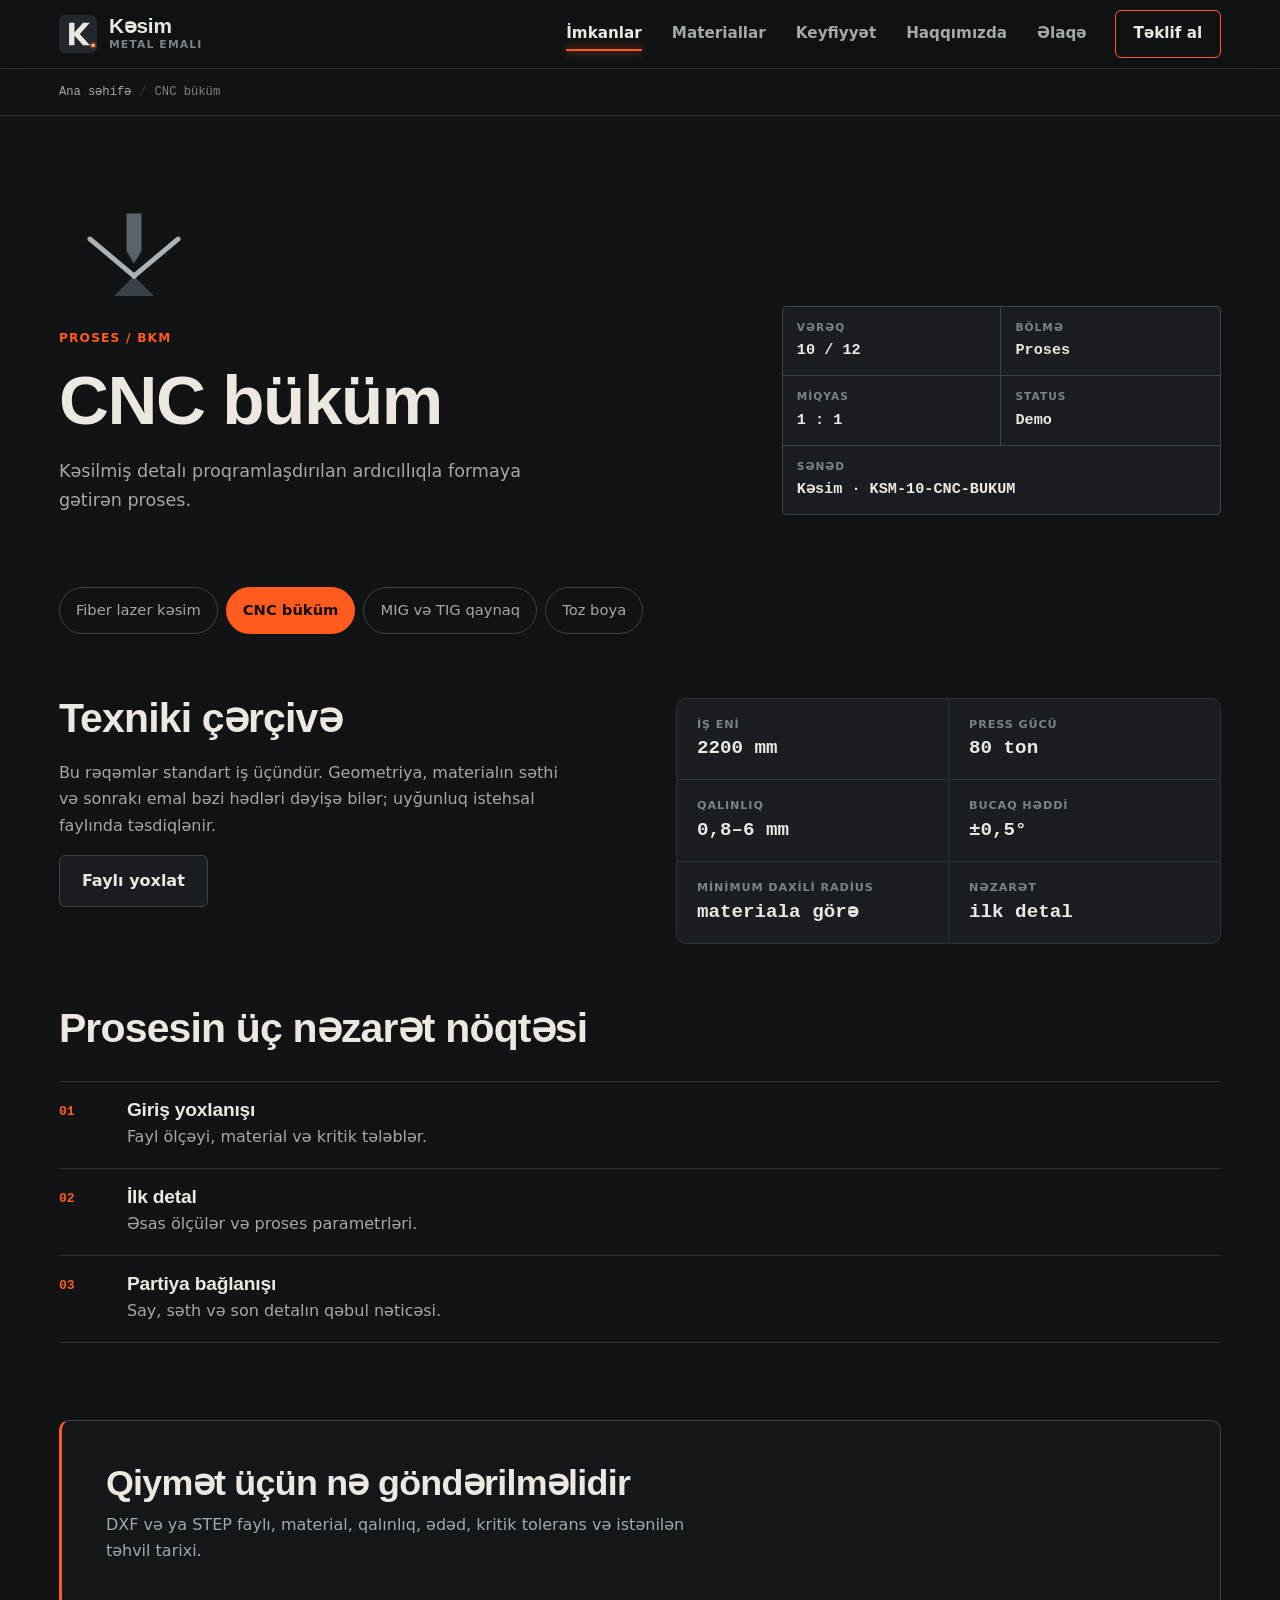
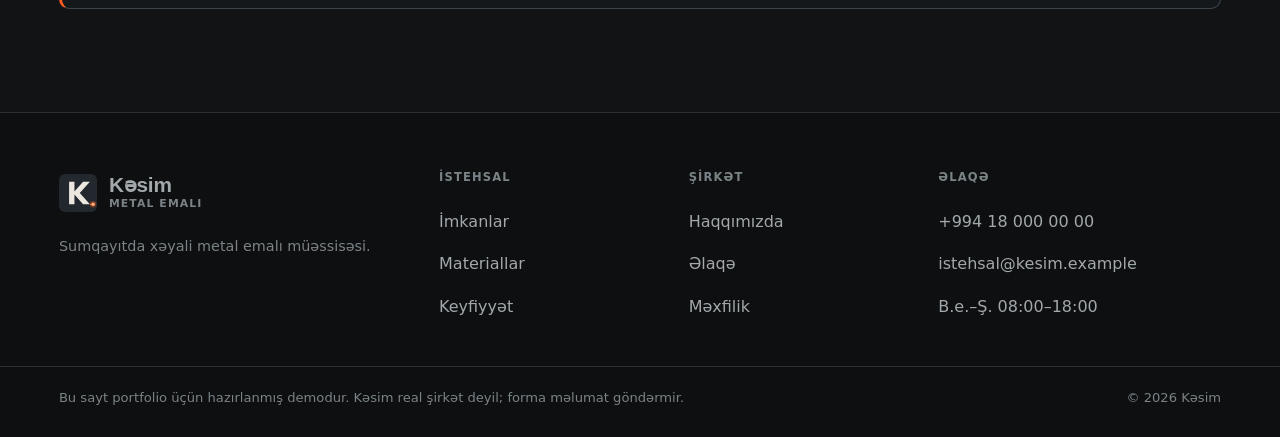
<file: cnc-bukum.html>
<!doctype html>
<html lang="az" class="no-js"><head><meta charset="utf-8"><meta name="viewport" content="width=device-width, initial-scale=1"><script>document.documentElement.classList.remove('no-js');</script><title>CNC büküm — ölçü, material və qəbul hədləri | Kəsim</title><meta name="description" content="CNC büküm üçün texniki imkanlar, material qalınlığı, ölçü həddi, tolerans və istehsal faylı tələbləri."><link rel="canonical" href="https://twenion.github.io/manufacturing-site-demo/cnc-bukum.html"><meta property="og:type" content="website"><meta property="og:locale" content="az_AZ"><meta property="og:title" content="CNC büküm — ölçü, material və qəbul hədləri | Kəsim"><meta property="og:description" content="CNC büküm üçün texniki imkanlar, material qalınlığı, ölçü həddi, tolerans və istehsal faylı tələbləri."><meta property="og:url" content="https://twenion.github.io/manufacturing-site-demo/cnc-bukum.html"><meta property="og:site_name" content="Kəsim"><meta name="theme-color" content="#111315"><link rel="icon" type="image/svg+xml" href="assets/img/favicon.svg"><link rel="stylesheet" href="assets/css/style.css"><script type="application/ld+json">{"@context": "https://schema.org", "@type": "BreadcrumbList", "itemListElement": [{"@type": "ListItem", "position": 1, "name": "Ana səhifə", "item": "https://twenion.github.io/manufacturing-site-demo/"}, {"@type": "ListItem", "position": 2, "name": "CNC büküm", "item": "https://twenion.github.io/manufacturing-site-demo/cnc-bukum.html"}]}</script><script type="application/ld+json">{"@context": "https://schema.org", "@type": "WebPage", "@id": "https://twenion.github.io/manufacturing-site-demo/cnc-bukum.html#page", "url": "https://twenion.github.io/manufacturing-site-demo/cnc-bukum.html", "name": "CNC büküm", "description": "CNC büküm üçün texniki imkanlar, material qalınlığı, ölçü həddi, tolerans və istehsal faylı tələbləri.", "inLanguage": "az", "isPartOf": {"@type": "WebSite", "name": "Kəsim", "url": "https://twenion.github.io/manufacturing-site-demo/"}}</script><script type="application/ld+json">{"@context": "https://schema.org", "@type": "Service", "@id": "https://twenion.github.io/manufacturing-site-demo/cnc-bukum.html#service", "name": "CNC büküm", "description": "CNC büküm üçün texniki imkanlar, material qalınlığı, ölçü həddi, tolerans və istehsal faylı tələbləri.", "areaServed": {"@type": "Country", "name": "Azərbaycan"}, "provider": {"@type": "Organization", "name": "Kəsim Metal Emalı", "url": "https://twenion.github.io/manufacturing-site-demo/"}}</script></head><body><a class="skip-link" href="#main">Əsas məzmuna keç</a>
<header class="site-header"><div class="header-inner"><a class="brand" href="index.html" aria-label="Kəsim ana səhifə"><img class="brand-mark" src="assets/img/brand-mark.svg" alt="" aria-hidden="true" width="40" height="40"><span class="brand-copy"><strong>Kəsim</strong><small>metal emalı</small></span></a><button class="menu-toggle" type="button" aria-expanded="false" aria-controls="main-nav"><span class="sr-only">Menyunu aç</span><span></span><span></span></button><nav class="main-nav" id="main-nav" aria-label="Əsas menyu"><a href="imkanlar.html" aria-current="page">İmkanlar</a><a href="materiallar.html">Materiallar</a><a href="keyfiyyet.html">Keyfiyyət</a><a href="haqqimizda.html">Haqqımızda</a><a href="elaqe.html">Əlaqə</a><a class="nav-cta" href="teklif.html">Təklif al</a></nav></div><span class="cut-progress" aria-hidden="true"></span></header><nav class="breadcrumb" aria-label="Naviqasiya yolu"><ol><li><a href="index.html">Ana səhifə</a></li><li aria-current="page">CNC büküm</li></ol></nav><main id="main"><header class="page-hero"><div class="page-hero-copy"><svg class="process-icon page-icon icon-bend" viewBox="0 0 120 80" aria-hidden="true"><path class="ic-die" d="M44 72 60 56 76 72Z"/><path class="ic-punch" d="M54 6h12v30l-6 10-6-10Z"/><path class="ic-sheet-l" d="M60 56H14"/><path class="ic-sheet-r" d="M60 56H106"/></svg><p class="job-code">Proses / BKM</p><h1>CNC büküm</h1><p class="page-lead">Kəsilmiş detalı proqramlaşdırılan ardıcıllıqla formaya gətirən proses.</p></div><dl class="title-block"><div><dt>Vərəq</dt><dd>10 / 12</dd></div><div><dt>Bölmə</dt><dd>Proses</dd></div><div><dt>Miqyas</dt><dd>1 : 1</dd></div><div><dt>Status</dt><dd>Demo</dd></div><div class="tb-wide"><dt>Sənəd</dt><dd>Kəsim · KSM-10-CNC-BUKUM</dd></div></dl></header><div class="inner-main"><nav class="detail-nav" aria-label="İstehsal prosesləri"><a href="lazer-kesim.html">Fiber lazer kəsim</a><a href="cnc-bukum.html" aria-current="page">CNC büküm</a><a href="qaynaq.html">MIG və TIG qaynaq</a><a href="toz-boya.html">Toz boya</a></nav><section class="inner-section split"><div><h2>Texniki çərçivə</h2><p>Bu rəqəmlər standart iş üçündür. Geometriya, materialın səthi və sonrakı emal bəzi hədləri dəyişə bilər; uyğunluq istehsal faylında təsdiqlənir.</p><a class="secondary-button" href="teklif.html">Faylı yoxlat</a></div><dl class="metric-stack"><div><dt>İş eni</dt><dd>2200 mm</dd></div><div><dt>Press gücü</dt><dd>80 ton</dd></div><div><dt>Qalınlıq</dt><dd>0,8–6 mm</dd></div><div><dt>Bucaq həddi</dt><dd>±0,5°</dd></div><div><dt>Minimum daxili radius</dt><dd>materiala görə</dd></div><div><dt>Nəzarət</dt><dd>ilk detal</dd></div></dl></section><section class="inner-section"><header><h2>Prosesin üç nəzarət nöqtəsi</h2></header><ol class="step-list"><li><div><h3>Giriş yoxlanışı</h3><p>Fayl ölçəyi, material və kritik tələblər.</p></div></li><li><div><h3>İlk detal</h3><p>Əsas ölçülər və proses parametrləri.</p></div></li><li><div><h3>Partiya bağlanışı</h3><p>Say, səth və son detalın qəbul nəticəsi.</p></div></li></ol></section><section class="notice"><h2>Qiymət üçün nə göndərilməlidir</h2><p>DXF və ya STEP faylı, material, qalınlıq, ədəd, kritik tolerans və istənilən təhvil tarixi.</p></section></div></main><footer class="site-footer"><div class="footer-main"><div><a class="brand brand-footer" href="index.html"><img class="brand-mark" src="assets/img/brand-mark.svg" alt="" aria-hidden="true" width="40" height="40"><span class="brand-copy"><strong>Kəsim</strong><small>metal emalı</small></span></a><p>Sumqayıtda xəyali metal emalı müəssisəsi.</p></div><div><h2>İstehsal</h2><a href="imkanlar.html">İmkanlar</a><a href="materiallar.html">Materiallar</a><a href="keyfiyyet.html">Keyfiyyət</a></div><div><h2>Şirkət</h2><a href="haqqimizda.html">Haqqımızda</a><a href="elaqe.html">Əlaqə</a><a href="mexfilik.html">Məxfilik</a></div><div><h2>Əlaqə</h2><a href="tel:+994180000000">+994 18 000 00 00</a><a href="mailto:istehsal@kesim.example">istehsal@kesim.example</a><span>B.e.–Ş. 08:00–18:00</span></div></div><div class="footer-note"><p>Bu sayt portfolio üçün hazırlanmış demodur. Kəsim real şirkət deyil; forma məlumat göndərmir.</p><p>© 2026 Kəsim</p></div></footer><script src="assets/js/site.js" defer></script></body></html>
</file>
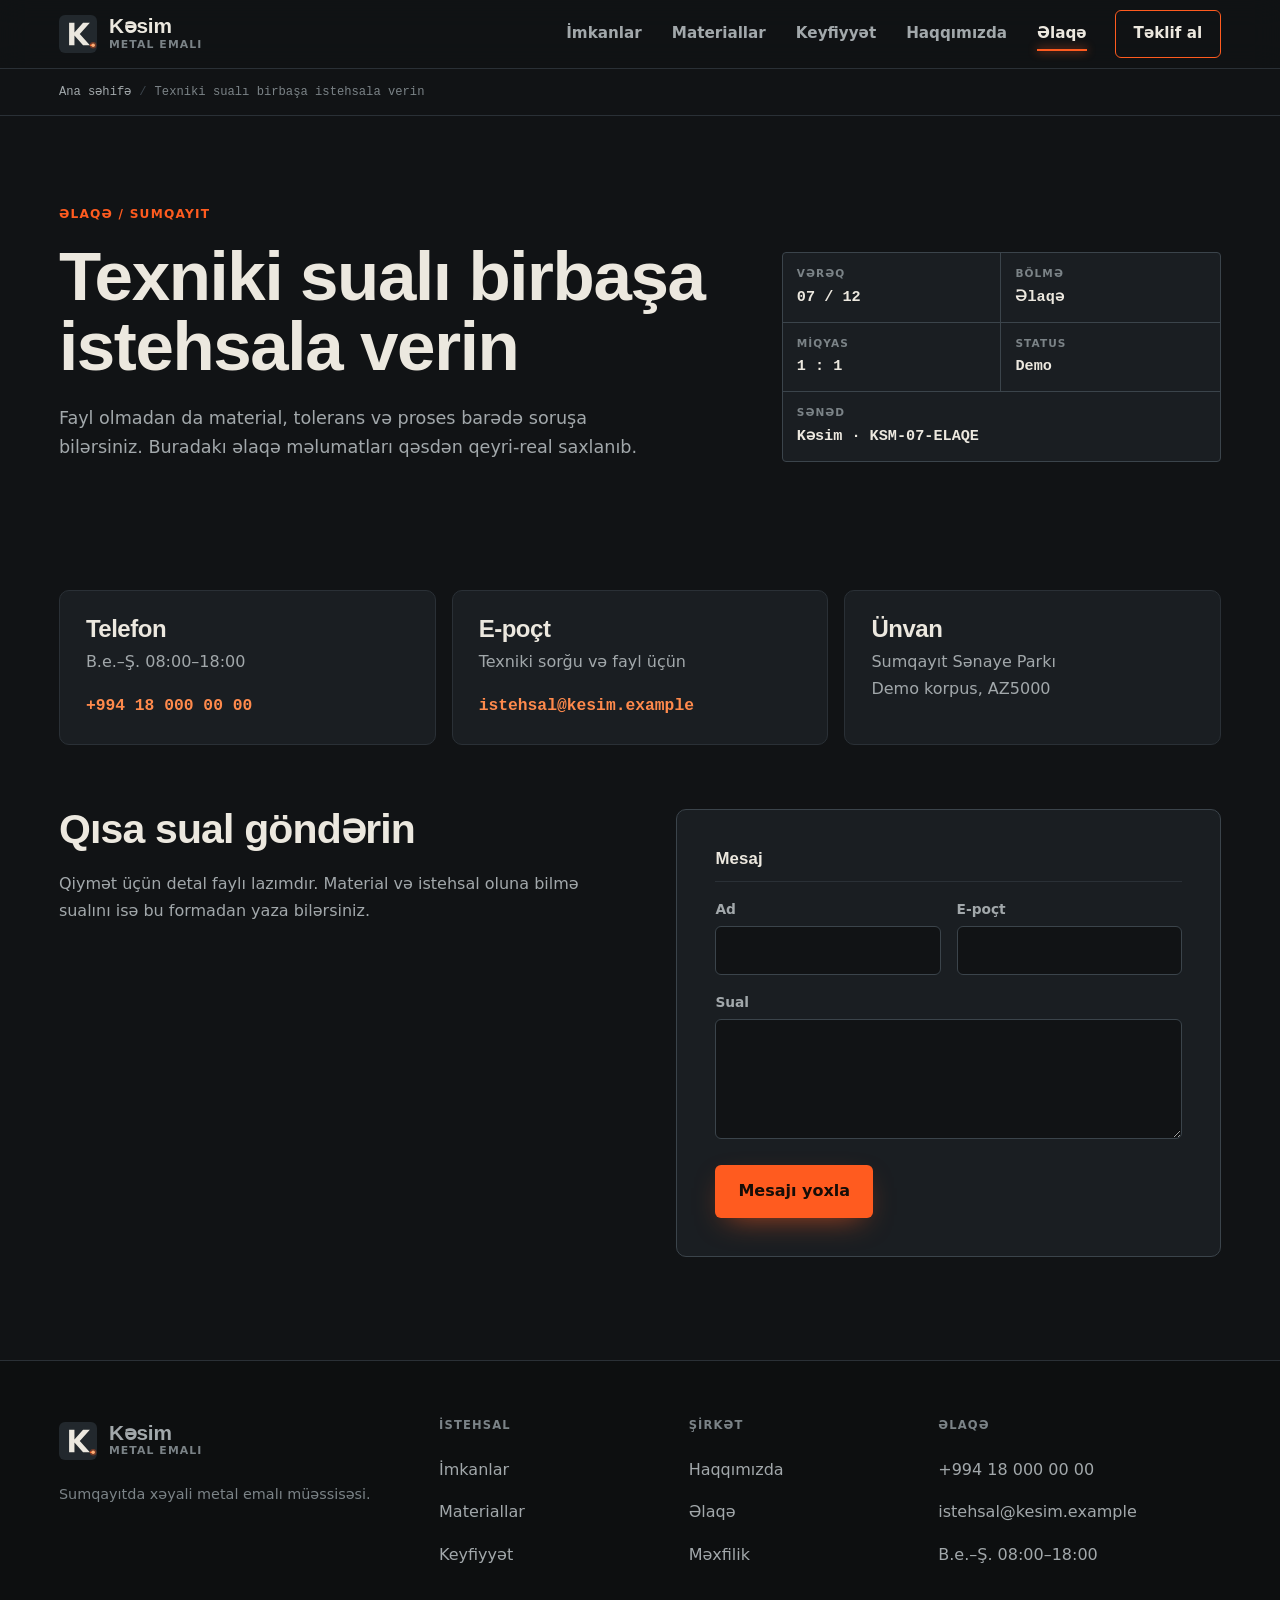
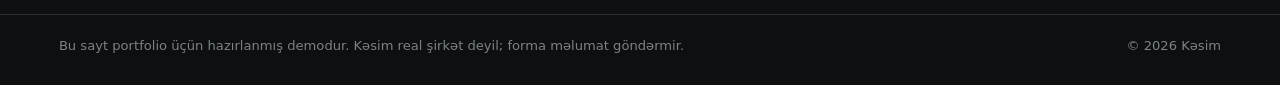
<file: elaqe.html>
<!doctype html>
<html lang="az" class="no-js"><head><meta charset="utf-8"><meta name="viewport" content="width=device-width, initial-scale=1"><script>document.documentElement.classList.remove('no-js');</script><title>Əlaqə və iş saatları | Kəsim</title><meta name="description" content="Kəsim demo metal emalı müəssisəsinin xəyali telefon, e-poçt, ünvan və iş saatları. Forma məlumat göndərmir."><link rel="canonical" href="https://twenion.github.io/manufacturing-site-demo/elaqe.html"><meta property="og:type" content="website"><meta property="og:locale" content="az_AZ"><meta property="og:title" content="Əlaqə və iş saatları | Kəsim"><meta property="og:description" content="Kəsim demo metal emalı müəssisəsinin xəyali telefon, e-poçt, ünvan və iş saatları. Forma məlumat göndərmir."><meta property="og:url" content="https://twenion.github.io/manufacturing-site-demo/elaqe.html"><meta property="og:site_name" content="Kəsim"><meta name="theme-color" content="#111315"><link rel="icon" type="image/svg+xml" href="assets/img/favicon.svg"><link rel="stylesheet" href="assets/css/style.css"><script type="application/ld+json">{"@context": "https://schema.org", "@type": "BreadcrumbList", "itemListElement": [{"@type": "ListItem", "position": 1, "name": "Ana səhifə", "item": "https://twenion.github.io/manufacturing-site-demo/"}, {"@type": "ListItem", "position": 2, "name": "Texniki sualı birbaşa istehsala verin", "item": "https://twenion.github.io/manufacturing-site-demo/elaqe.html"}]}</script><script type="application/ld+json">{"@context": "https://schema.org", "@type": "ContactPage", "@id": "https://twenion.github.io/manufacturing-site-demo/elaqe.html#page", "url": "https://twenion.github.io/manufacturing-site-demo/elaqe.html", "name": "Texniki sualı birbaşa istehsala verin", "description": "Kəsim demo metal emalı müəssisəsinin xəyali telefon, e-poçt, ünvan və iş saatları. Forma məlumat göndərmir.", "inLanguage": "az", "isPartOf": {"@type": "WebSite", "name": "Kəsim", "url": "https://twenion.github.io/manufacturing-site-demo/"}}</script></head><body><a class="skip-link" href="#main">Əsas məzmuna keç</a>
<header class="site-header"><div class="header-inner"><a class="brand" href="index.html" aria-label="Kəsim ana səhifə"><img class="brand-mark" src="assets/img/brand-mark.svg" alt="" aria-hidden="true" width="40" height="40"><span class="brand-copy"><strong>Kəsim</strong><small>metal emalı</small></span></a><button class="menu-toggle" type="button" aria-expanded="false" aria-controls="main-nav"><span class="sr-only">Menyunu aç</span><span></span><span></span></button><nav class="main-nav" id="main-nav" aria-label="Əsas menyu"><a href="imkanlar.html">İmkanlar</a><a href="materiallar.html">Materiallar</a><a href="keyfiyyet.html">Keyfiyyət</a><a href="haqqimizda.html">Haqqımızda</a><a href="elaqe.html" aria-current="page">Əlaqə</a><a class="nav-cta" href="teklif.html">Təklif al</a></nav></div><span class="cut-progress" aria-hidden="true"></span></header><nav class="breadcrumb" aria-label="Naviqasiya yolu"><ol><li><a href="index.html">Ana səhifə</a></li><li aria-current="page">Texniki sualı birbaşa istehsala verin</li></ol></nav><main id="main"><header class="page-hero"><div class="page-hero-copy"><p class="job-code">Əlaqə / Sumqayıt</p><h1>Texniki sualı birbaşa istehsala verin</h1><p class="page-lead">Fayl olmadan da material, tolerans və proses barədə soruşa bilərsiniz. Buradakı əlaqə məlumatları qəsdən qeyri-real saxlanıb.</p></div><dl class="title-block"><div><dt>Vərəq</dt><dd>07 / 12</dd></div><div><dt>Bölmə</dt><dd>Əlaqə</dd></div><div><dt>Miqyas</dt><dd>1 : 1</dd></div><div><dt>Status</dt><dd>Demo</dd></div><div class="tb-wide"><dt>Sənəd</dt><dd>Kəsim · KSM-07-ELAQE</dd></div></dl></header><div class="inner-main">
<section class="inner-section"><div class="contact-grid"><article><h2>Telefon</h2><p>B.e.–Ş. 08:00–18:00</p><a href="tel:+994180000000">+994 18 000 00 00</a></article><article><h2>E-poçt</h2><p>Texniki sorğu və fayl üçün</p><a href="mailto:istehsal@kesim.example">istehsal@kesim.example</a></article><article><h2>Ünvan</h2><p>Sumqayıt Sənaye Parkı<br>Demo korpus, AZ5000</p></article></div></section>
<section class="inner-section split"><div><h2>Qısa sual göndərin</h2><p>Qiymət üçün detal faylı lazımdır. Material və istehsal oluna bilmə sualını isə bu formadan yaza bilərsiniz.</p></div><form class="form-panel" data-demo-form><fieldset disabled><legend>Mesaj</legend><div class="form-grid"><div><label for="contact-name">Ad</label><input id="contact-name" name="name" required></div><div><label for="contact-email">E-poçt</label><input id="contact-email" name="email" type="email" required></div><div class="span-2"><label for="contact-message">Sual</label><textarea id="contact-message" name="message" required></textarea></div></div></fieldset><div class="form-actions"><button class="primary-button" type="submit" disabled>Mesajı yoxla</button></div><div class="demo-status" data-demo-status tabindex="-1"><strong>Forma düzgündür.</strong> Demo olduğuna görə mesaj göndərilmədi.</div></form></section><noscript><p class="table-note">Formanı yoxlamaq üçün JavaScript lazımdır. Bu demo məlumat göndərmir.</p></noscript></div></main><footer class="site-footer"><div class="footer-main"><div><a class="brand brand-footer" href="index.html"><img class="brand-mark" src="assets/img/brand-mark.svg" alt="" aria-hidden="true" width="40" height="40"><span class="brand-copy"><strong>Kəsim</strong><small>metal emalı</small></span></a><p>Sumqayıtda xəyali metal emalı müəssisəsi.</p></div><div><h2>İstehsal</h2><a href="imkanlar.html">İmkanlar</a><a href="materiallar.html">Materiallar</a><a href="keyfiyyet.html">Keyfiyyət</a></div><div><h2>Şirkət</h2><a href="haqqimizda.html">Haqqımızda</a><a href="elaqe.html">Əlaqə</a><a href="mexfilik.html">Məxfilik</a></div><div><h2>Əlaqə</h2><a href="tel:+994180000000">+994 18 000 00 00</a><a href="mailto:istehsal@kesim.example">istehsal@kesim.example</a><span>B.e.–Ş. 08:00–18:00</span></div></div><div class="footer-note"><p>Bu sayt portfolio üçün hazırlanmış demodur. Kəsim real şirkət deyil; forma məlumat göndərmir.</p><p>© 2026 Kəsim</p></div></footer><script src="assets/js/site.js" defer></script></body></html>
</file>
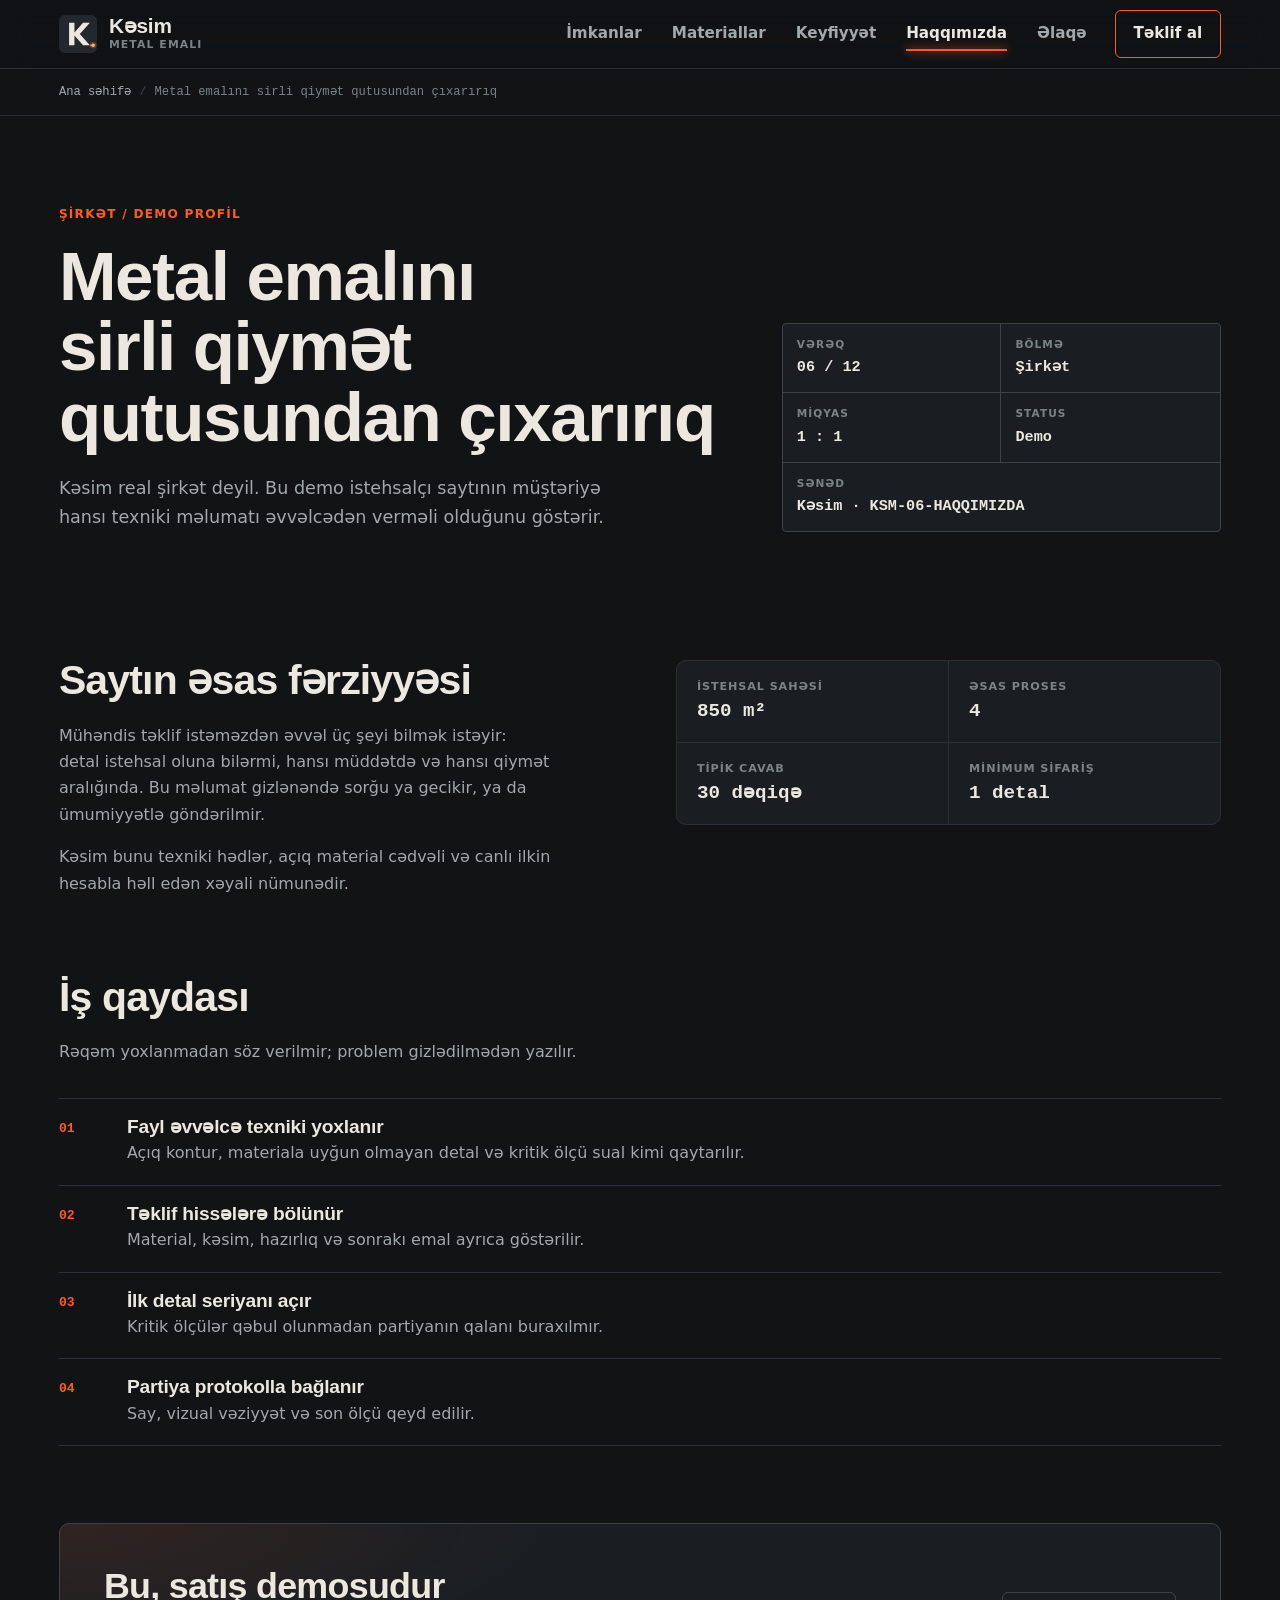
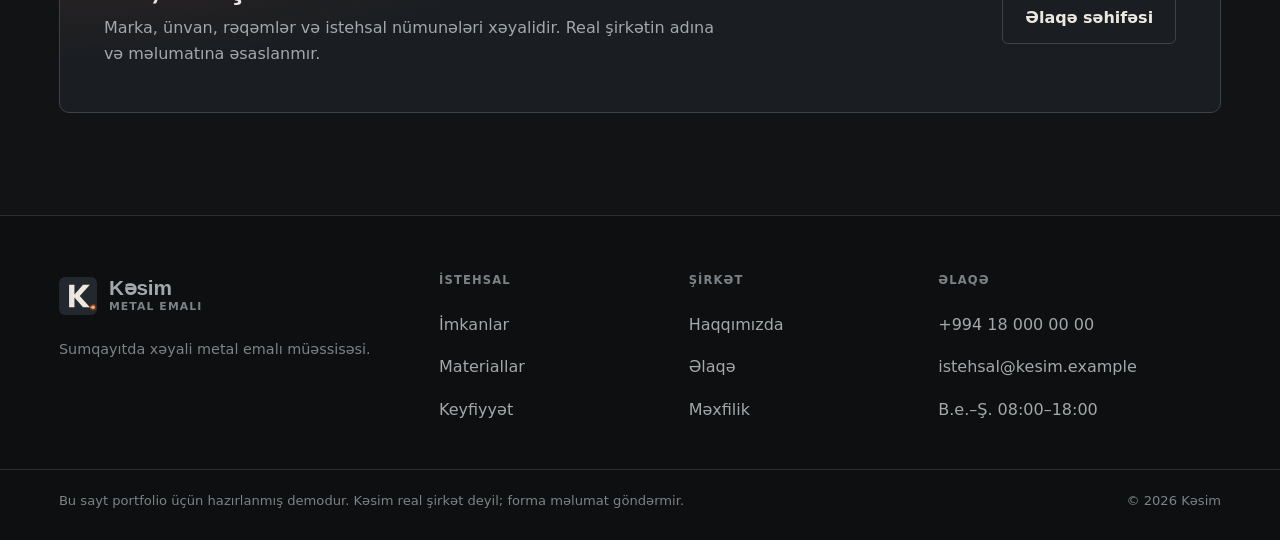
<file: haqqimizda.html>
<!doctype html>
<html lang="az" class="no-js"><head><meta charset="utf-8"><meta name="viewport" content="width=device-width, initial-scale=1"><script>document.documentElement.classList.remove('no-js');</script><title>Kəsim haqqında — iş prinsipi və istehsal axını</title><meta name="description" content="Kəsim demo metal emalı müəssisəsinin iş prinsipi: açıq texniki hədlər, ölçülə bilən təklif və partiya üzrə izlənən nəzarət."><link rel="canonical" href="https://twenion.github.io/manufacturing-site-demo/haqqimizda.html"><meta property="og:type" content="website"><meta property="og:locale" content="az_AZ"><meta property="og:title" content="Kəsim haqqında — iş prinsipi və istehsal axını"><meta property="og:description" content="Kəsim demo metal emalı müəssisəsinin iş prinsipi: açıq texniki hədlər, ölçülə bilən təklif və partiya üzrə izlənən nəzarət."><meta property="og:url" content="https://twenion.github.io/manufacturing-site-demo/haqqimizda.html"><meta property="og:site_name" content="Kəsim"><meta name="theme-color" content="#111315"><link rel="icon" type="image/svg+xml" href="assets/img/favicon.svg"><link rel="stylesheet" href="assets/css/style.css"><script type="application/ld+json">{"@context": "https://schema.org", "@type": "BreadcrumbList", "itemListElement": [{"@type": "ListItem", "position": 1, "name": "Ana səhifə", "item": "https://twenion.github.io/manufacturing-site-demo/"}, {"@type": "ListItem", "position": 2, "name": "Metal emalını sirli qiymət qutusundan çıxarırıq", "item": "https://twenion.github.io/manufacturing-site-demo/haqqimizda.html"}]}</script><script type="application/ld+json">{"@context": "https://schema.org", "@type": "AboutPage", "@id": "https://twenion.github.io/manufacturing-site-demo/haqqimizda.html#page", "url": "https://twenion.github.io/manufacturing-site-demo/haqqimizda.html", "name": "Metal emalını sirli qiymət qutusundan çıxarırıq", "description": "Kəsim demo metal emalı müəssisəsinin iş prinsipi: açıq texniki hədlər, ölçülə bilən təklif və partiya üzrə izlənən nəzarət.", "inLanguage": "az", "isPartOf": {"@type": "WebSite", "name": "Kəsim", "url": "https://twenion.github.io/manufacturing-site-demo/"}}</script></head><body><a class="skip-link" href="#main">Əsas məzmuna keç</a>
<header class="site-header"><div class="header-inner"><a class="brand" href="index.html" aria-label="Kəsim ana səhifə"><img class="brand-mark" src="assets/img/brand-mark.svg" alt="" aria-hidden="true" width="40" height="40"><span class="brand-copy"><strong>Kəsim</strong><small>metal emalı</small></span></a><button class="menu-toggle" type="button" aria-expanded="false" aria-controls="main-nav"><span class="sr-only">Menyunu aç</span><span></span><span></span></button><nav class="main-nav" id="main-nav" aria-label="Əsas menyu"><a href="imkanlar.html">İmkanlar</a><a href="materiallar.html">Materiallar</a><a href="keyfiyyet.html">Keyfiyyət</a><a href="haqqimizda.html" aria-current="page">Haqqımızda</a><a href="elaqe.html">Əlaqə</a><a class="nav-cta" href="teklif.html">Təklif al</a></nav></div><span class="cut-progress" aria-hidden="true"></span></header><nav class="breadcrumb" aria-label="Naviqasiya yolu"><ol><li><a href="index.html">Ana səhifə</a></li><li aria-current="page">Metal emalını sirli qiymət qutusundan çıxarırıq</li></ol></nav><main id="main"><header class="page-hero"><div class="page-hero-copy"><p class="job-code">Şirkət / demo profil</p><h1>Metal emalını sirli qiymət qutusundan çıxarırıq</h1><p class="page-lead">Kəsim real şirkət deyil. Bu demo istehsalçı saytının müştəriyə hansı texniki məlumatı əvvəlcədən verməli olduğunu göstərir.</p></div><dl class="title-block"><div><dt>Vərəq</dt><dd>06 / 12</dd></div><div><dt>Bölmə</dt><dd>Şirkət</dd></div><div><dt>Miqyas</dt><dd>1 : 1</dd></div><div><dt>Status</dt><dd>Demo</dd></div><div class="tb-wide"><dt>Sənəd</dt><dd>Kəsim · KSM-06-HAQQIMIZDA</dd></div></dl></header><div class="inner-main">
<section class="inner-section split"><div><h2>Saytın əsas fərziyyəsi</h2><p>Mühəndis təklif istəməzdən əvvəl üç şeyi bilmək istəyir: detal istehsal oluna bilərmi, hansı müddətdə və hansı qiymət aralığında. Bu məlumat gizlənəndə sorğu ya gecikir, ya da ümumiyyətlə göndərilmir.</p><p>Kəsim bunu texniki hədlər, açıq material cədvəli və canlı ilkin hesabla həll edən xəyali nümunədir.</p></div><dl class="metric-stack"><div><dt>İstehsal sahəsi</dt><dd>850 m²</dd></div><div><dt>Əsas proses</dt><dd>4</dd></div><div><dt>Tipik cavab</dt><dd>30 dəqiqə</dd></div><div><dt>Minimum sifariş</dt><dd>1 detal</dd></div></dl></section>
<section class="inner-section"><header><h2>İş qaydası</h2><p>Rəqəm yoxlanmadan söz verilmir; problem gizlədilmədən yazılır.</p></header><ol class="step-list"><li><div><h3>Fayl əvvəlcə texniki yoxlanır</h3><p>Açıq kontur, materiala uyğun olmayan detal və kritik ölçü sual kimi qaytarılır.</p></div></li><li><div><h3>Təklif hissələrə bölünür</h3><p>Material, kəsim, hazırlıq və sonrakı emal ayrıca göstərilir.</p></div></li><li><div><h3>İlk detal seriyanı açır</h3><p>Kritik ölçülər qəbul olunmadan partiyanın qalanı buraxılmır.</p></div></li><li><div><h3>Partiya protokolla bağlanır</h3><p>Say, vizual vəziyyət və son ölçü qeyd edilir.</p></div></li></ol></section>
<section class="callout"><div><h2>Bu, satış demosudur</h2><p>Marka, ünvan, rəqəmlər və istehsal nümunələri xəyalidir. Real şirkətin adına və məlumatına əsaslanmır.</p></div><a class="secondary-button" href="elaqe.html">Əlaqə səhifəsi</a></section></div></main><footer class="site-footer"><div class="footer-main"><div><a class="brand brand-footer" href="index.html"><img class="brand-mark" src="assets/img/brand-mark.svg" alt="" aria-hidden="true" width="40" height="40"><span class="brand-copy"><strong>Kəsim</strong><small>metal emalı</small></span></a><p>Sumqayıtda xəyali metal emalı müəssisəsi.</p></div><div><h2>İstehsal</h2><a href="imkanlar.html">İmkanlar</a><a href="materiallar.html">Materiallar</a><a href="keyfiyyet.html">Keyfiyyət</a></div><div><h2>Şirkət</h2><a href="haqqimizda.html">Haqqımızda</a><a href="elaqe.html">Əlaqə</a><a href="mexfilik.html">Məxfilik</a></div><div><h2>Əlaqə</h2><a href="tel:+994180000000">+994 18 000 00 00</a><a href="mailto:istehsal@kesim.example">istehsal@kesim.example</a><span>B.e.–Ş. 08:00–18:00</span></div></div><div class="footer-note"><p>Bu sayt portfolio üçün hazırlanmış demodur. Kəsim real şirkət deyil; forma məlumat göndərmir.</p><p>© 2026 Kəsim</p></div></footer><script src="assets/js/site.js" defer></script></body></html>
</file>
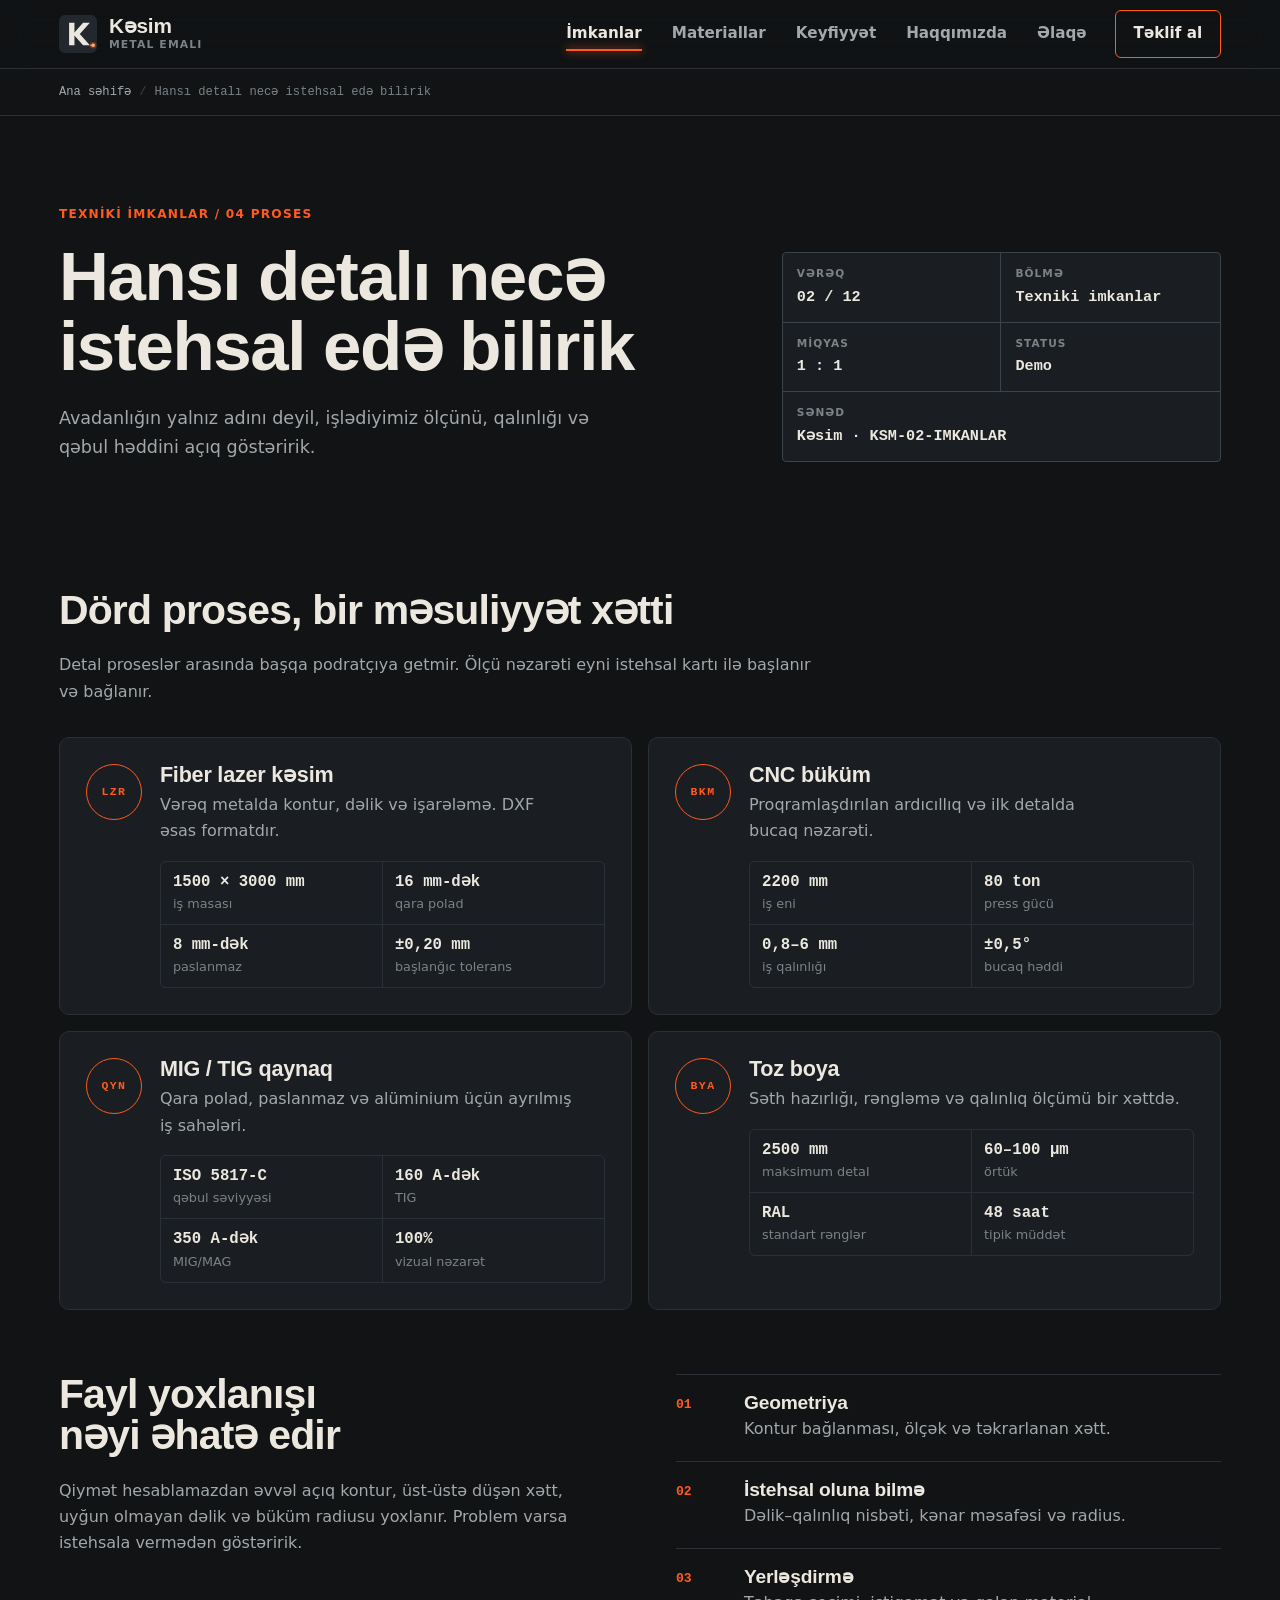
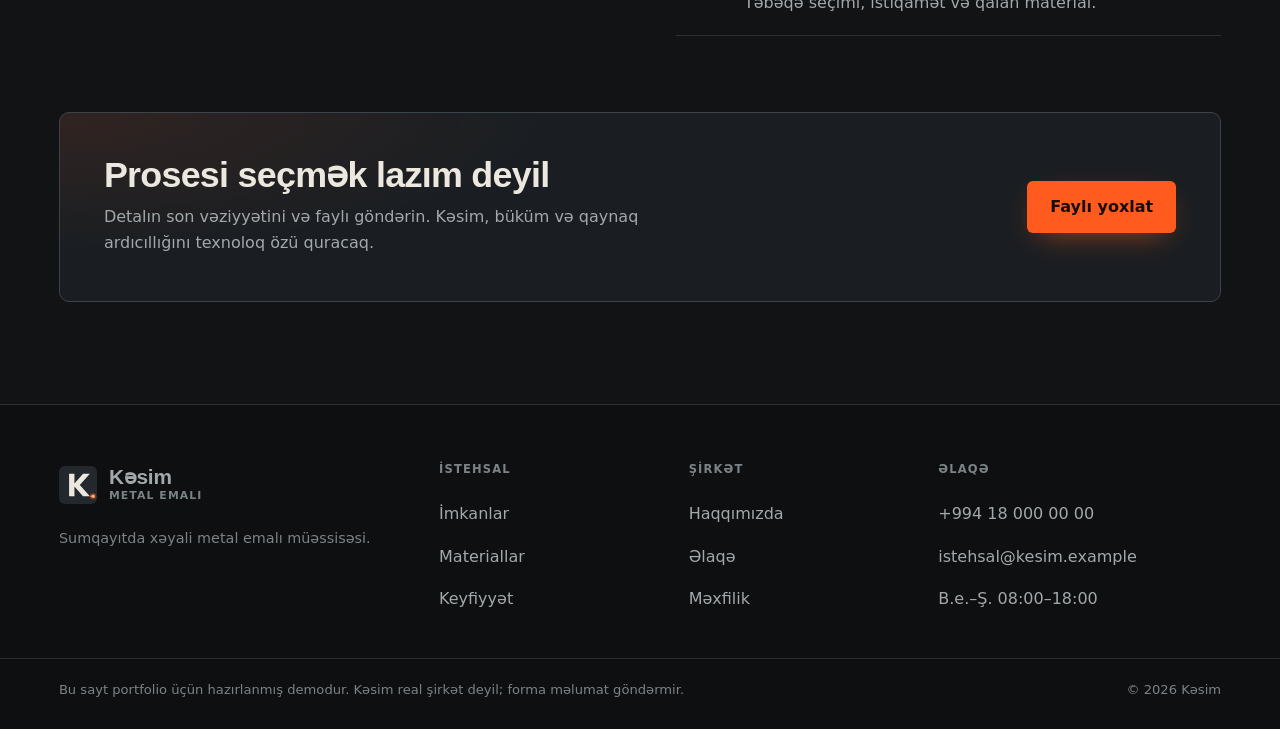
<file: imkanlar.html>
<!doctype html>
<html lang="az" class="no-js"><head><meta charset="utf-8"><meta name="viewport" content="width=device-width, initial-scale=1"><script>document.documentElement.classList.remove('no-js');</script><title>Metal emalı imkanları və texniki hədlər | Kəsim</title><meta name="description" content="Lazer kəsim, CNC büküm, MIG/TIG qaynaq və toz boya üçün material, ölçü, qalınlıq və tolerans hədlərini müqayisə edin."><link rel="canonical" href="https://twenion.github.io/manufacturing-site-demo/imkanlar.html"><meta property="og:type" content="website"><meta property="og:locale" content="az_AZ"><meta property="og:title" content="Metal emalı imkanları və texniki hədlər | Kəsim"><meta property="og:description" content="Lazer kəsim, CNC büküm, MIG/TIG qaynaq və toz boya üçün material, ölçü, qalınlıq və tolerans hədlərini müqayisə edin."><meta property="og:url" content="https://twenion.github.io/manufacturing-site-demo/imkanlar.html"><meta property="og:site_name" content="Kəsim"><meta name="theme-color" content="#111315"><link rel="icon" type="image/svg+xml" href="assets/img/favicon.svg"><link rel="stylesheet" href="assets/css/style.css"><script type="application/ld+json">{"@context": "https://schema.org", "@type": "BreadcrumbList", "itemListElement": [{"@type": "ListItem", "position": 1, "name": "Ana səhifə", "item": "https://twenion.github.io/manufacturing-site-demo/"}, {"@type": "ListItem", "position": 2, "name": "Hansı detalı necə istehsal edə bilirik", "item": "https://twenion.github.io/manufacturing-site-demo/imkanlar.html"}]}</script><script type="application/ld+json">{"@context": "https://schema.org", "@type": "WebPage", "@id": "https://twenion.github.io/manufacturing-site-demo/imkanlar.html#page", "url": "https://twenion.github.io/manufacturing-site-demo/imkanlar.html", "name": "Hansı detalı necə istehsal edə bilirik", "description": "Lazer kəsim, CNC büküm, MIG/TIG qaynaq və toz boya üçün material, ölçü, qalınlıq və tolerans hədlərini müqayisə edin.", "inLanguage": "az", "isPartOf": {"@type": "WebSite", "name": "Kəsim", "url": "https://twenion.github.io/manufacturing-site-demo/"}}</script></head><body><a class="skip-link" href="#main">Əsas məzmuna keç</a>
<header class="site-header"><div class="header-inner"><a class="brand" href="index.html" aria-label="Kəsim ana səhifə"><img class="brand-mark" src="assets/img/brand-mark.svg" alt="" aria-hidden="true" width="40" height="40"><span class="brand-copy"><strong>Kəsim</strong><small>metal emalı</small></span></a><button class="menu-toggle" type="button" aria-expanded="false" aria-controls="main-nav"><span class="sr-only">Menyunu aç</span><span></span><span></span></button><nav class="main-nav" id="main-nav" aria-label="Əsas menyu"><a href="imkanlar.html" aria-current="page">İmkanlar</a><a href="materiallar.html">Materiallar</a><a href="keyfiyyet.html">Keyfiyyət</a><a href="haqqimizda.html">Haqqımızda</a><a href="elaqe.html">Əlaqə</a><a class="nav-cta" href="teklif.html">Təklif al</a></nav></div><span class="cut-progress" aria-hidden="true"></span></header><nav class="breadcrumb" aria-label="Naviqasiya yolu"><ol><li><a href="index.html">Ana səhifə</a></li><li aria-current="page">Hansı detalı necə istehsal edə bilirik</li></ol></nav><main id="main"><header class="page-hero"><div class="page-hero-copy"><p class="job-code">Texniki imkanlar / 04 proses</p><h1>Hansı detalı necə istehsal edə bilirik</h1><p class="page-lead">Avadanlığın yalnız adını deyil, işlədiyimiz ölçünü, qalınlığı və qəbul həddini açıq göstəririk.</p></div><dl class="title-block"><div><dt>Vərəq</dt><dd>02 / 12</dd></div><div><dt>Bölmə</dt><dd>Texniki imkanlar</dd></div><div><dt>Miqyas</dt><dd>1 : 1</dd></div><div><dt>Status</dt><dd>Demo</dd></div><div class="tb-wide"><dt>Sənəd</dt><dd>Kəsim · KSM-02-IMKANLAR</dd></div></dl></header><div class="inner-main">
<section class="inner-section">
  <header><h2>Dörd proses, bir məsuliyyət xətti</h2><p>Detal proseslər arasında başqa podratçıya getmir. Ölçü nəzarəti eyni istehsal kartı ilə başlanır və bağlanır.</p></header>
  <div class="spec-grid">
    <article class="spec-card"><span class="process-code">LZR</span><div><h3><a href="lazer-kesim.html">Fiber lazer kəsim</a></h3><p>Vərəq metalda kontur, dəlik və işarələmə. DXF əsas formatdır.</p><ul class="spec-list"><li><strong>1500 × 3000 mm</strong>iş masası</li><li><strong>16 mm-dək</strong>qara polad</li><li><strong>8 mm-dək</strong>paslanmaz</li><li><strong>±0,20 mm</strong>başlanğıc tolerans</li></ul></div></article>
    <article class="spec-card"><span class="process-code">BKM</span><div><h3><a href="cnc-bukum.html">CNC büküm</a></h3><p>Proqramlaşdırılan ardıcıllıq və ilk detalda bucaq nəzarəti.</p><ul class="spec-list"><li><strong>2200 mm</strong>iş eni</li><li><strong>80 ton</strong>press gücü</li><li><strong>0,8–6 mm</strong>iş qalınlığı</li><li><strong>±0,5°</strong>bucaq həddi</li></ul></div></article>
    <article class="spec-card"><span class="process-code">QYN</span><div><h3><a href="qaynaq.html">MIG / TIG qaynaq</a></h3><p>Qara polad, paslanmaz və alüminium üçün ayrılmış iş sahələri.</p><ul class="spec-list"><li><strong>ISO 5817-C</strong>qəbul səviyyəsi</li><li><strong>160 A-dək</strong>TIG</li><li><strong>350 A-dək</strong>MIG/MAG</li><li><strong>100%</strong>vizual nəzarət</li></ul></div></article>
    <article class="spec-card"><span class="process-code">BYA</span><div><h3><a href="toz-boya.html">Toz boya</a></h3><p>Səth hazırlığı, rəngləmə və qalınlıq ölçümü bir xəttdə.</p><ul class="spec-list"><li><strong>2500 mm</strong>maksimum detal</li><li><strong>60–100 μm</strong>örtük</li><li><strong>RAL</strong>standart rənglər</li><li><strong>48 saat</strong>tipik müddət</li></ul></div></article>
  </div>
</section>
<section class="inner-section split"><div><h2>Fayl yoxlanışı nəyi əhatə edir</h2><p>Qiymət hesablamazdan əvvəl açıq kontur, üst-üstə düşən xətt, uyğun olmayan dəlik və büküm radiusu yoxlanır. Problem varsa istehsala vermədən göstəririk.</p></div><ol class="step-list"><li><div><h3>Geometriya</h3><p>Kontur bağlanması, ölçək və təkrarlanan xətt.</p></div></li><li><div><h3>İstehsal oluna bilmə</h3><p>Dəlik–qalınlıq nisbəti, kənar məsafəsi və radius.</p></div></li><li><div><h3>Yerləşdirmə</h3><p>Təbəqə seçimi, istiqamət və qalan material.</p></div></li></ol></section>
<section class="callout"><div><h2>Prosesi seçmək lazım deyil</h2><p>Detalın son vəziyyətini və faylı göndərin. Kəsim, büküm və qaynaq ardıcıllığını texnoloq özü quracaq.</p></div><a class="primary-button" href="teklif.html">Faylı yoxlat</a></section></div></main><footer class="site-footer"><div class="footer-main"><div><a class="brand brand-footer" href="index.html"><img class="brand-mark" src="assets/img/brand-mark.svg" alt="" aria-hidden="true" width="40" height="40"><span class="brand-copy"><strong>Kəsim</strong><small>metal emalı</small></span></a><p>Sumqayıtda xəyali metal emalı müəssisəsi.</p></div><div><h2>İstehsal</h2><a href="imkanlar.html">İmkanlar</a><a href="materiallar.html">Materiallar</a><a href="keyfiyyet.html">Keyfiyyət</a></div><div><h2>Şirkət</h2><a href="haqqimizda.html">Haqqımızda</a><a href="elaqe.html">Əlaqə</a><a href="mexfilik.html">Məxfilik</a></div><div><h2>Əlaqə</h2><a href="tel:+994180000000">+994 18 000 00 00</a><a href="mailto:istehsal@kesim.example">istehsal@kesim.example</a><span>B.e.–Ş. 08:00–18:00</span></div></div><div class="footer-note"><p>Bu sayt portfolio üçün hazırlanmış demodur. Kəsim real şirkət deyil; forma məlumat göndərmir.</p><p>© 2026 Kəsim</p></div></footer><script src="assets/js/site.js" defer></script></body></html>
</file>
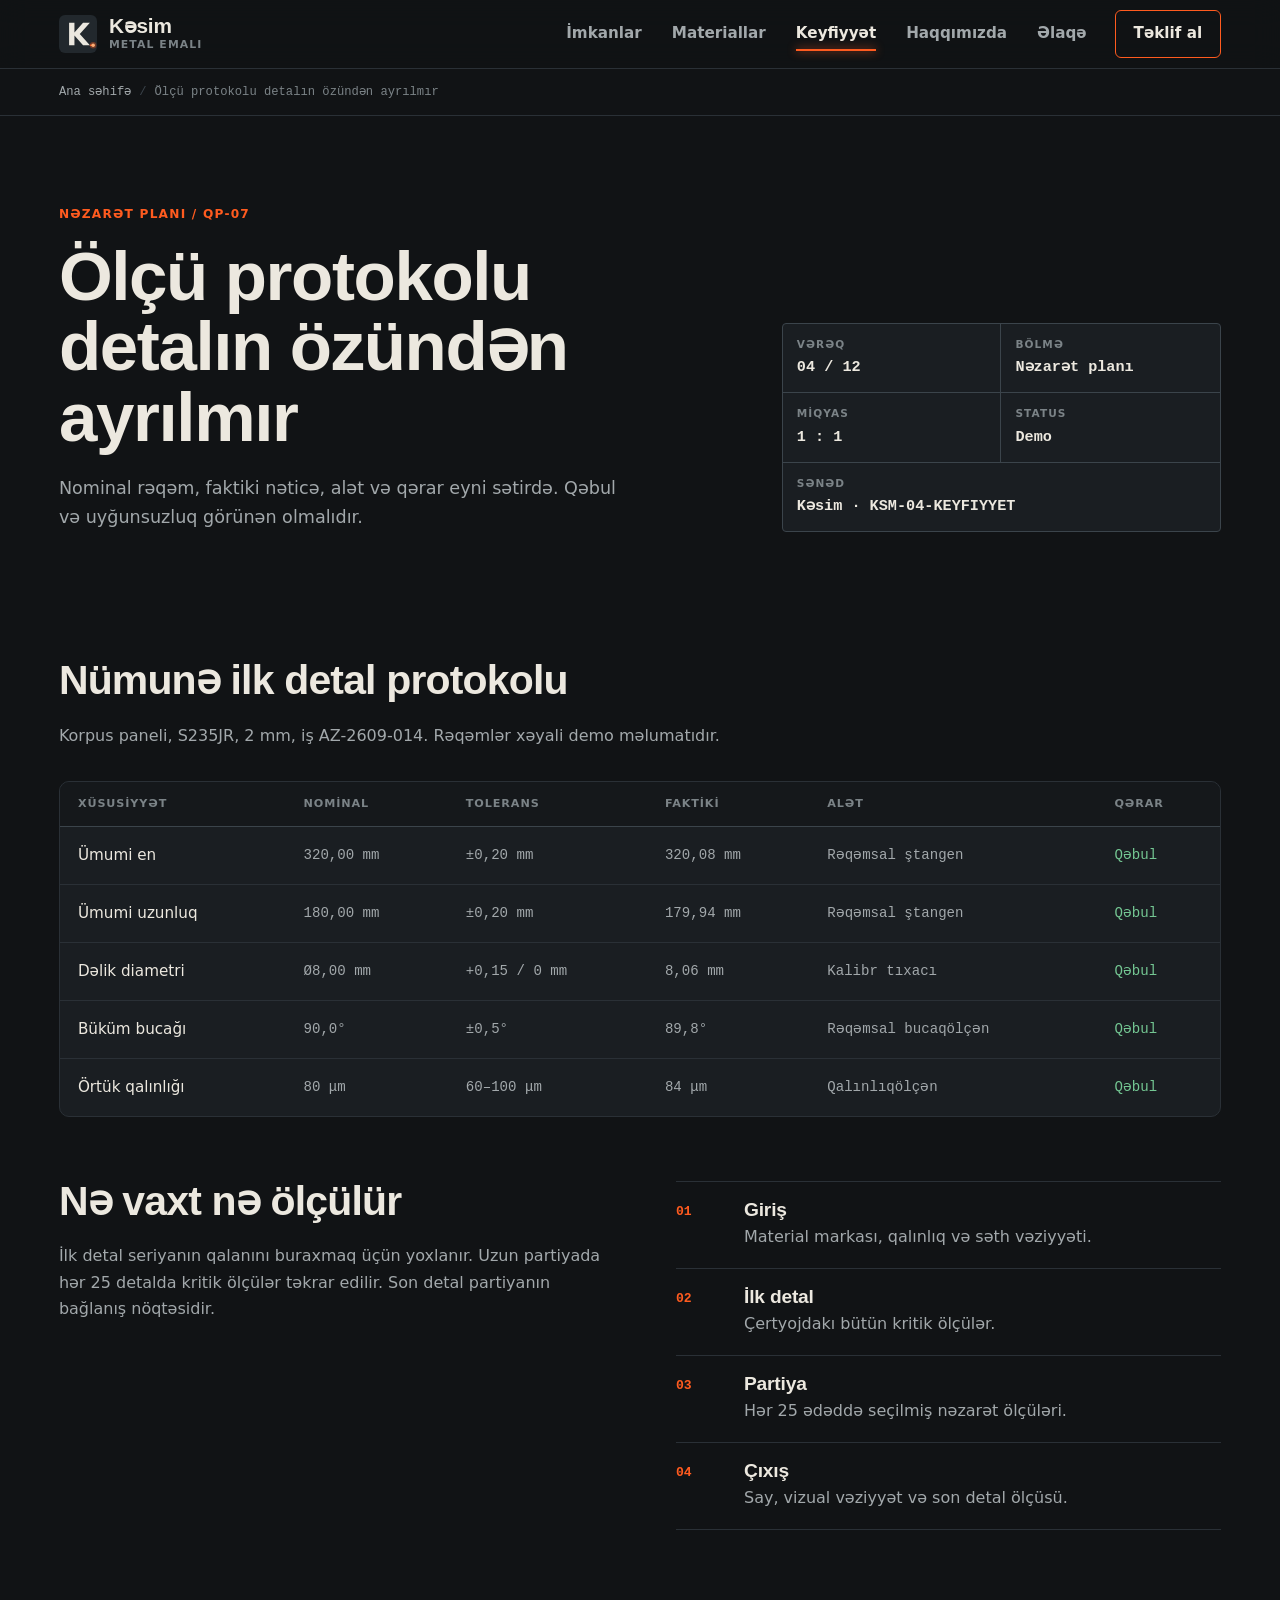
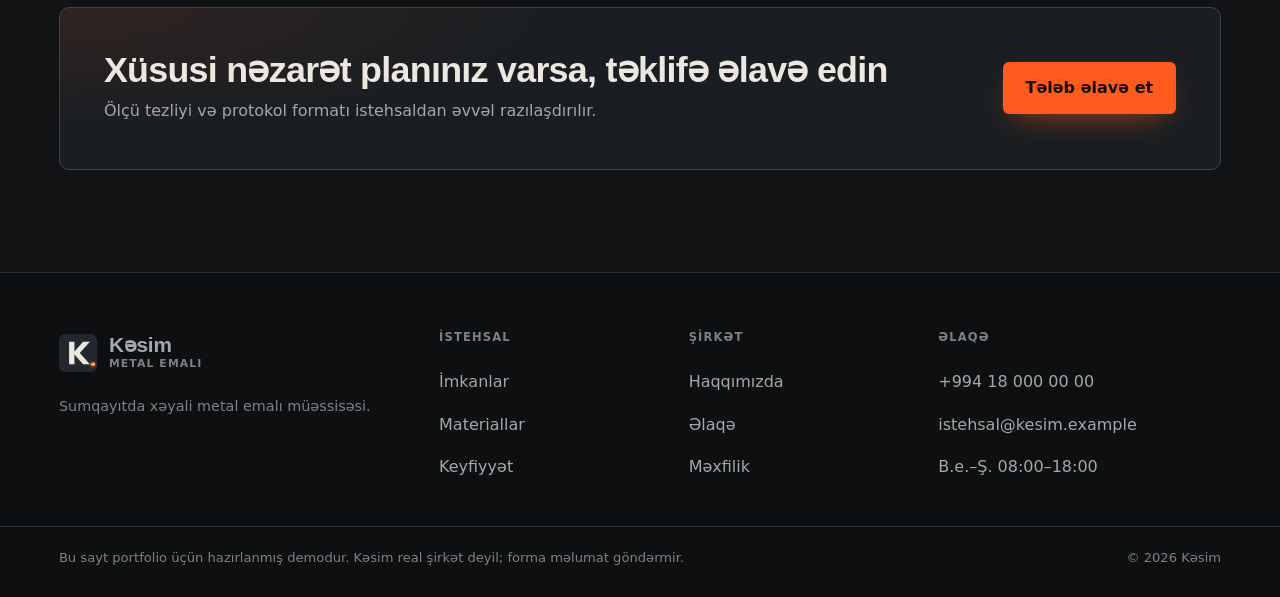
<file: keyfiyyet.html>
<!doctype html>
<html lang="az" class="no-js"><head><meta charset="utf-8"><meta name="viewport" content="width=device-width, initial-scale=1"><script>document.documentElement.classList.remove('no-js');</script><title>Metal detal üçün ölçü nəzarəti və qəbul protokolu | Kəsim</title><meta name="description" content="İlk detal yoxlanışı, partiya nəzarəti, istifadə edilən ölçü alətləri və nümunə qəbul protokolu ilə tanış olun."><link rel="canonical" href="https://twenion.github.io/manufacturing-site-demo/keyfiyyet.html"><meta property="og:type" content="website"><meta property="og:locale" content="az_AZ"><meta property="og:title" content="Metal detal üçün ölçü nəzarəti və qəbul protokolu | Kəsim"><meta property="og:description" content="İlk detal yoxlanışı, partiya nəzarəti, istifadə edilən ölçü alətləri və nümunə qəbul protokolu ilə tanış olun."><meta property="og:url" content="https://twenion.github.io/manufacturing-site-demo/keyfiyyet.html"><meta property="og:site_name" content="Kəsim"><meta name="theme-color" content="#111315"><link rel="icon" type="image/svg+xml" href="assets/img/favicon.svg"><link rel="stylesheet" href="assets/css/style.css"><script type="application/ld+json">{"@context": "https://schema.org", "@type": "BreadcrumbList", "itemListElement": [{"@type": "ListItem", "position": 1, "name": "Ana səhifə", "item": "https://twenion.github.io/manufacturing-site-demo/"}, {"@type": "ListItem", "position": 2, "name": "Ölçü protokolu detalın özündən ayrılmır", "item": "https://twenion.github.io/manufacturing-site-demo/keyfiyyet.html"}]}</script><script type="application/ld+json">{"@context": "https://schema.org", "@type": "WebPage", "@id": "https://twenion.github.io/manufacturing-site-demo/keyfiyyet.html#page", "url": "https://twenion.github.io/manufacturing-site-demo/keyfiyyet.html", "name": "Ölçü protokolu detalın özündən ayrılmır", "description": "İlk detal yoxlanışı, partiya nəzarəti, istifadə edilən ölçü alətləri və nümunə qəbul protokolu ilə tanış olun.", "inLanguage": "az", "isPartOf": {"@type": "WebSite", "name": "Kəsim", "url": "https://twenion.github.io/manufacturing-site-demo/"}}</script></head><body><a class="skip-link" href="#main">Əsas məzmuna keç</a>
<header class="site-header"><div class="header-inner"><a class="brand" href="index.html" aria-label="Kəsim ana səhifə"><img class="brand-mark" src="assets/img/brand-mark.svg" alt="" aria-hidden="true" width="40" height="40"><span class="brand-copy"><strong>Kəsim</strong><small>metal emalı</small></span></a><button class="menu-toggle" type="button" aria-expanded="false" aria-controls="main-nav"><span class="sr-only">Menyunu aç</span><span></span><span></span></button><nav class="main-nav" id="main-nav" aria-label="Əsas menyu"><a href="imkanlar.html">İmkanlar</a><a href="materiallar.html">Materiallar</a><a href="keyfiyyet.html" aria-current="page">Keyfiyyət</a><a href="haqqimizda.html">Haqqımızda</a><a href="elaqe.html">Əlaqə</a><a class="nav-cta" href="teklif.html">Təklif al</a></nav></div><span class="cut-progress" aria-hidden="true"></span></header><nav class="breadcrumb" aria-label="Naviqasiya yolu"><ol><li><a href="index.html">Ana səhifə</a></li><li aria-current="page">Ölçü protokolu detalın özündən ayrılmır</li></ol></nav><main id="main"><header class="page-hero"><div class="page-hero-copy"><p class="job-code">Nəzarət planı / QP-07</p><h1>Ölçü protokolu detalın özündən ayrılmır</h1><p class="page-lead">Nominal rəqəm, faktiki nəticə, alət və qərar eyni sətirdə. Qəbul və uyğunsuzluq görünən olmalıdır.</p></div><dl class="title-block"><div><dt>Vərəq</dt><dd>04 / 12</dd></div><div><dt>Bölmə</dt><dd>Nəzarət planı</dd></div><div><dt>Miqyas</dt><dd>1 : 1</dd></div><div><dt>Status</dt><dd>Demo</dd></div><div class="tb-wide"><dt>Sənəd</dt><dd>Kəsim · KSM-04-KEYFIYYET</dd></div></dl></header><div class="inner-main">
<section class="inner-section"><header><h2>Nümunə ilk detal protokolu</h2><p>Korpus paneli, S235JR, 2 mm, iş AZ-2609-014. Rəqəmlər xəyali demo məlumatıdır.</p></header>
<div class="table-shell" tabindex="0" role="region" aria-label="Nümunə ölçü protokolu"><table class="data-table"><thead><tr><th>Xüsusiyyət</th><th>Nominal</th><th>Tolerans</th><th>Faktiki</th><th>Alət</th><th>Qərar</th></tr></thead><tbody>
<tr><td>Ümumi en</td><td>320,00 mm</td><td>±0,20 mm</td><td>320,08 mm</td><td>Rəqəmsal ştangen</td><td>Qəbul</td></tr>
<tr><td>Ümumi uzunluq</td><td>180,00 mm</td><td>±0,20 mm</td><td>179,94 mm</td><td>Rəqəmsal ştangen</td><td>Qəbul</td></tr>
<tr><td>Dəlik diametri</td><td>Ø8,00 mm</td><td>+0,15 / 0 mm</td><td>8,06 mm</td><td>Kalibr tıxacı</td><td>Qəbul</td></tr>
<tr><td>Büküm bucağı</td><td>90,0°</td><td>±0,5°</td><td>89,8°</td><td>Rəqəmsal bucaqölçən</td><td>Qəbul</td></tr>
<tr><td>Örtük qalınlığı</td><td>80 μm</td><td>60–100 μm</td><td>84 μm</td><td>Qalınlıqölçən</td><td>Qəbul</td></tr>
</tbody></table></div></section>
<section class="inner-section split"><div><h2>Nə vaxt nə ölçülür</h2><p>İlk detal seriyanın qalanını buraxmaq üçün yoxlanır. Uzun partiyada hər 25 detalda kritik ölçülər təkrar edilir. Son detal partiyanın bağlanış nöqtəsidir.</p></div><ol class="step-list"><li><div><h3>Giriş</h3><p>Material markası, qalınlıq və səth vəziyyəti.</p></div></li><li><div><h3>İlk detal</h3><p>Çertyojdakı bütün kritik ölçülər.</p></div></li><li><div><h3>Partiya</h3><p>Hər 25 ədəddə seçilmiş nəzarət ölçüləri.</p></div></li><li><div><h3>Çıxış</h3><p>Say, vizual vəziyyət və son detal ölçüsü.</p></div></li></ol></section>
<section class="callout"><div><h2>Xüsusi nəzarət planınız varsa, təklifə əlavə edin</h2><p>Ölçü tezliyi və protokol formatı istehsaldan əvvəl razılaşdırılır.</p></div><a class="primary-button" href="teklif.html">Tələb əlavə et</a></section></div></main><footer class="site-footer"><div class="footer-main"><div><a class="brand brand-footer" href="index.html"><img class="brand-mark" src="assets/img/brand-mark.svg" alt="" aria-hidden="true" width="40" height="40"><span class="brand-copy"><strong>Kəsim</strong><small>metal emalı</small></span></a><p>Sumqayıtda xəyali metal emalı müəssisəsi.</p></div><div><h2>İstehsal</h2><a href="imkanlar.html">İmkanlar</a><a href="materiallar.html">Materiallar</a><a href="keyfiyyet.html">Keyfiyyət</a></div><div><h2>Şirkət</h2><a href="haqqimizda.html">Haqqımızda</a><a href="elaqe.html">Əlaqə</a><a href="mexfilik.html">Məxfilik</a></div><div><h2>Əlaqə</h2><a href="tel:+994180000000">+994 18 000 00 00</a><a href="mailto:istehsal@kesim.example">istehsal@kesim.example</a><span>B.e.–Ş. 08:00–18:00</span></div></div><div class="footer-note"><p>Bu sayt portfolio üçün hazırlanmış demodur. Kəsim real şirkət deyil; forma məlumat göndərmir.</p><p>© 2026 Kəsim</p></div></footer><script src="assets/js/site.js" defer></script></body></html>
</file>
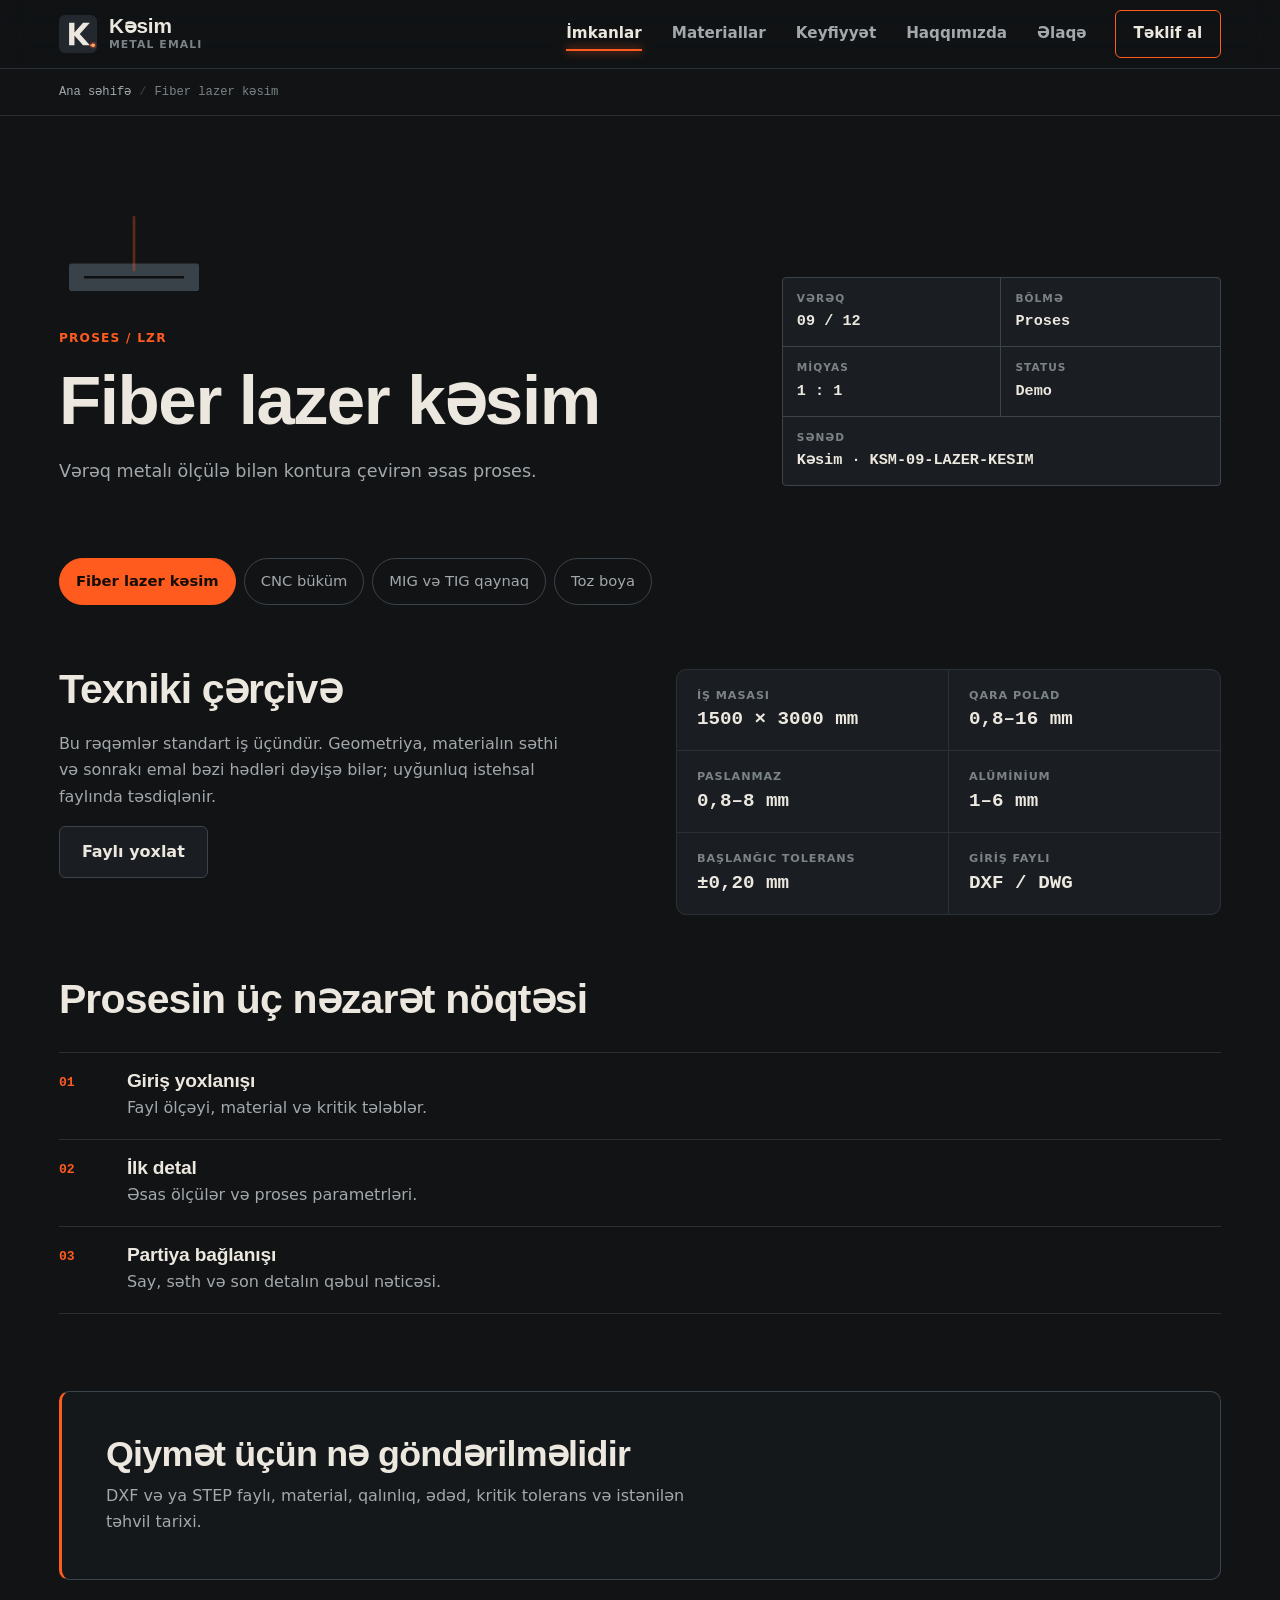
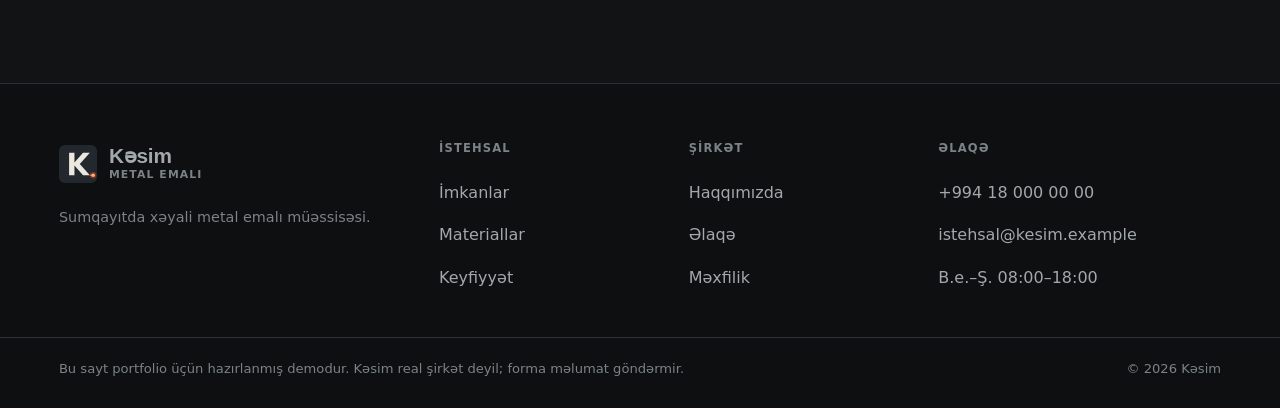
<file: lazer-kesim.html>
<!doctype html>
<html lang="az" class="no-js"><head><meta charset="utf-8"><meta name="viewport" content="width=device-width, initial-scale=1"><script>document.documentElement.classList.remove('no-js');</script><title>Fiber lazer kəsim — ölçü, material və qəbul hədləri | Kəsim</title><meta name="description" content="Fiber lazer kəsim üçün texniki imkanlar, material qalınlığı, ölçü həddi, tolerans və istehsal faylı tələbləri."><link rel="canonical" href="https://twenion.github.io/manufacturing-site-demo/lazer-kesim.html"><meta property="og:type" content="website"><meta property="og:locale" content="az_AZ"><meta property="og:title" content="Fiber lazer kəsim — ölçü, material və qəbul hədləri | Kəsim"><meta property="og:description" content="Fiber lazer kəsim üçün texniki imkanlar, material qalınlığı, ölçü həddi, tolerans və istehsal faylı tələbləri."><meta property="og:url" content="https://twenion.github.io/manufacturing-site-demo/lazer-kesim.html"><meta property="og:site_name" content="Kəsim"><meta name="theme-color" content="#111315"><link rel="icon" type="image/svg+xml" href="assets/img/favicon.svg"><link rel="stylesheet" href="assets/css/style.css"><script type="application/ld+json">{"@context": "https://schema.org", "@type": "BreadcrumbList", "itemListElement": [{"@type": "ListItem", "position": 1, "name": "Ana səhifə", "item": "https://twenion.github.io/manufacturing-site-demo/"}, {"@type": "ListItem", "position": 2, "name": "Fiber lazer kəsim", "item": "https://twenion.github.io/manufacturing-site-demo/lazer-kesim.html"}]}</script><script type="application/ld+json">{"@context": "https://schema.org", "@type": "WebPage", "@id": "https://twenion.github.io/manufacturing-site-demo/lazer-kesim.html#page", "url": "https://twenion.github.io/manufacturing-site-demo/lazer-kesim.html", "name": "Fiber lazer kəsim", "description": "Fiber lazer kəsim üçün texniki imkanlar, material qalınlığı, ölçü həddi, tolerans və istehsal faylı tələbləri.", "inLanguage": "az", "isPartOf": {"@type": "WebSite", "name": "Kəsim", "url": "https://twenion.github.io/manufacturing-site-demo/"}}</script><script type="application/ld+json">{"@context": "https://schema.org", "@type": "Service", "@id": "https://twenion.github.io/manufacturing-site-demo/lazer-kesim.html#service", "name": "Fiber lazer kəsim", "description": "Fiber lazer kəsim üçün texniki imkanlar, material qalınlığı, ölçü həddi, tolerans və istehsal faylı tələbləri.", "areaServed": {"@type": "Country", "name": "Azərbaycan"}, "provider": {"@type": "Organization", "name": "Kəsim Metal Emalı", "url": "https://twenion.github.io/manufacturing-site-demo/"}}</script></head><body><a class="skip-link" href="#main">Əsas məzmuna keç</a>
<header class="site-header"><div class="header-inner"><a class="brand" href="index.html" aria-label="Kəsim ana səhifə"><img class="brand-mark" src="assets/img/brand-mark.svg" alt="" aria-hidden="true" width="40" height="40"><span class="brand-copy"><strong>Kəsim</strong><small>metal emalı</small></span></a><button class="menu-toggle" type="button" aria-expanded="false" aria-controls="main-nav"><span class="sr-only">Menyunu aç</span><span></span><span></span></button><nav class="main-nav" id="main-nav" aria-label="Əsas menyu"><a href="imkanlar.html" aria-current="page">İmkanlar</a><a href="materiallar.html">Materiallar</a><a href="keyfiyyet.html">Keyfiyyət</a><a href="haqqimizda.html">Haqqımızda</a><a href="elaqe.html">Əlaqə</a><a class="nav-cta" href="teklif.html">Təklif al</a></nav></div><span class="cut-progress" aria-hidden="true"></span></header><nav class="breadcrumb" aria-label="Naviqasiya yolu"><ol><li><a href="index.html">Ana səhifə</a></li><li aria-current="page">Fiber lazer kəsim</li></ol></nav><main id="main"><header class="page-hero"><div class="page-hero-copy"><svg class="process-icon page-icon icon-laser" viewBox="0 0 120 80" aria-hidden="true"><rect x="8" y="46" width="104" height="22" rx="2" class="ic-plate"/><path class="ic-cut" d="M20 57H100"/><path class="ic-beam" d="M60 8V52"/><circle class="ic-spot" cx="60" cy="57" r="3"/></svg><p class="job-code">Proses / LZR</p><h1>Fiber lazer kəsim</h1><p class="page-lead">Vərəq metalı ölçülə bilən kontura çevirən əsas proses.</p></div><dl class="title-block"><div><dt>Vərəq</dt><dd>09 / 12</dd></div><div><dt>Bölmə</dt><dd>Proses</dd></div><div><dt>Miqyas</dt><dd>1 : 1</dd></div><div><dt>Status</dt><dd>Demo</dd></div><div class="tb-wide"><dt>Sənəd</dt><dd>Kəsim · KSM-09-LAZER-KESIM</dd></div></dl></header><div class="inner-main"><nav class="detail-nav" aria-label="İstehsal prosesləri"><a href="lazer-kesim.html" aria-current="page">Fiber lazer kəsim</a><a href="cnc-bukum.html">CNC büküm</a><a href="qaynaq.html">MIG və TIG qaynaq</a><a href="toz-boya.html">Toz boya</a></nav><section class="inner-section split"><div><h2>Texniki çərçivə</h2><p>Bu rəqəmlər standart iş üçündür. Geometriya, materialın səthi və sonrakı emal bəzi hədləri dəyişə bilər; uyğunluq istehsal faylında təsdiqlənir.</p><a class="secondary-button" href="teklif.html">Faylı yoxlat</a></div><dl class="metric-stack"><div><dt>İş masası</dt><dd>1500 × 3000 mm</dd></div><div><dt>Qara polad</dt><dd>0,8–16 mm</dd></div><div><dt>Paslanmaz</dt><dd>0,8–8 mm</dd></div><div><dt>Alüminium</dt><dd>1–6 mm</dd></div><div><dt>Başlanğıc tolerans</dt><dd>±0,20 mm</dd></div><div><dt>Giriş faylı</dt><dd>DXF / DWG</dd></div></dl></section><section class="inner-section"><header><h2>Prosesin üç nəzarət nöqtəsi</h2></header><ol class="step-list"><li><div><h3>Giriş yoxlanışı</h3><p>Fayl ölçəyi, material və kritik tələblər.</p></div></li><li><div><h3>İlk detal</h3><p>Əsas ölçülər və proses parametrləri.</p></div></li><li><div><h3>Partiya bağlanışı</h3><p>Say, səth və son detalın qəbul nəticəsi.</p></div></li></ol></section><section class="notice"><h2>Qiymət üçün nə göndərilməlidir</h2><p>DXF və ya STEP faylı, material, qalınlıq, ədəd, kritik tolerans və istənilən təhvil tarixi.</p></section></div></main><footer class="site-footer"><div class="footer-main"><div><a class="brand brand-footer" href="index.html"><img class="brand-mark" src="assets/img/brand-mark.svg" alt="" aria-hidden="true" width="40" height="40"><span class="brand-copy"><strong>Kəsim</strong><small>metal emalı</small></span></a><p>Sumqayıtda xəyali metal emalı müəssisəsi.</p></div><div><h2>İstehsal</h2><a href="imkanlar.html">İmkanlar</a><a href="materiallar.html">Materiallar</a><a href="keyfiyyet.html">Keyfiyyət</a></div><div><h2>Şirkət</h2><a href="haqqimizda.html">Haqqımızda</a><a href="elaqe.html">Əlaqə</a><a href="mexfilik.html">Məxfilik</a></div><div><h2>Əlaqə</h2><a href="tel:+994180000000">+994 18 000 00 00</a><a href="mailto:istehsal@kesim.example">istehsal@kesim.example</a><span>B.e.–Ş. 08:00–18:00</span></div></div><div class="footer-note"><p>Bu sayt portfolio üçün hazırlanmış demodur. Kəsim real şirkət deyil; forma məlumat göndərmir.</p><p>© 2026 Kəsim</p></div></footer><script src="assets/js/site.js" defer></script></body></html>
</file>
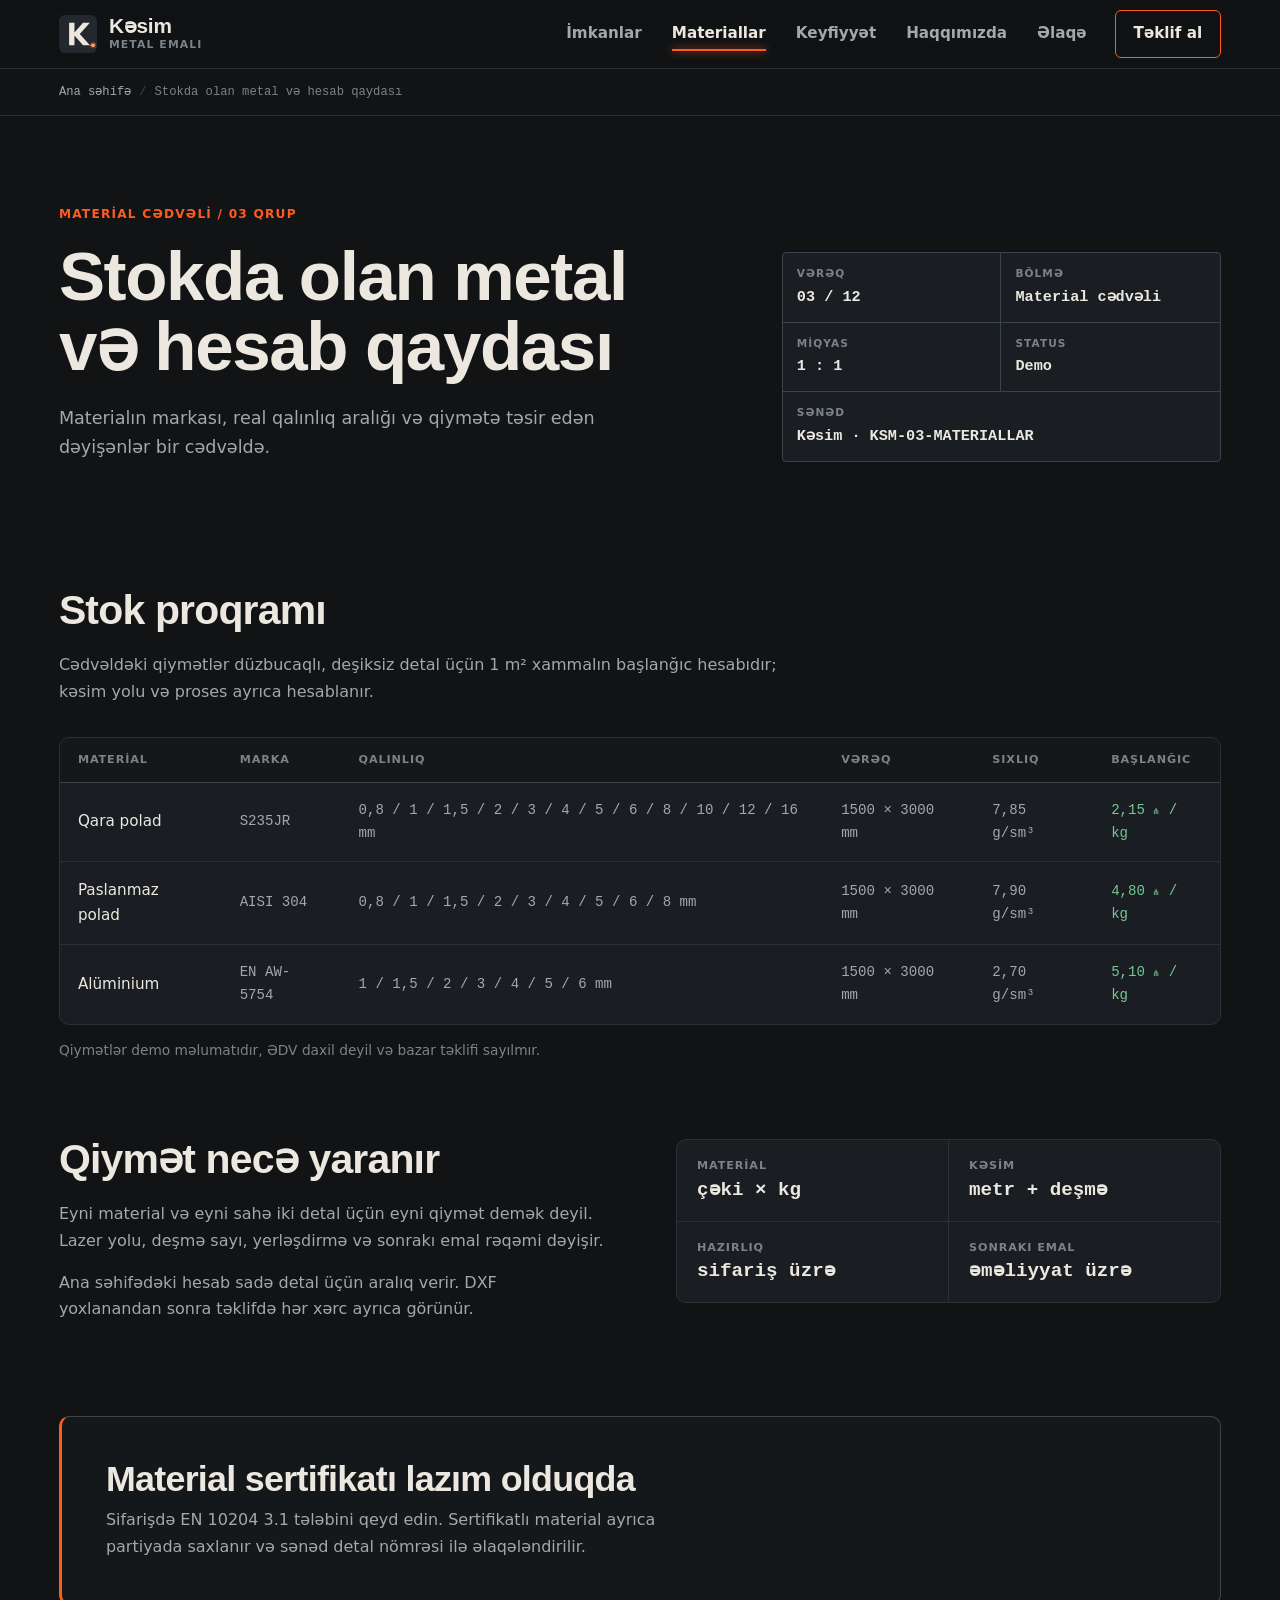
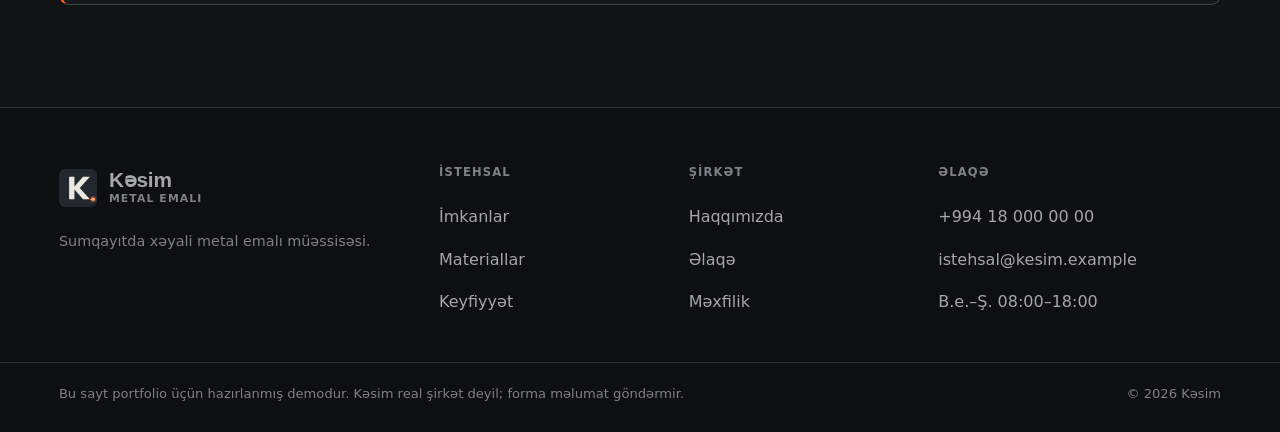
<file: materiallar.html>
<!doctype html>
<html lang="az" class="no-js"><head><meta charset="utf-8"><meta name="viewport" content="width=device-width, initial-scale=1"><script>document.documentElement.classList.remove('no-js');</script><title>Metal materialları, qalınlıq və başlanğıc qiymətlər | Kəsim</title><meta name="description" content="Qara polad, paslanmaz polad və alüminium üçün stok qalınlıqları, vərəq ölçüləri, minimum sifariş və hesab qaydasına baxın."><link rel="canonical" href="https://twenion.github.io/manufacturing-site-demo/materiallar.html"><meta property="og:type" content="website"><meta property="og:locale" content="az_AZ"><meta property="og:title" content="Metal materialları, qalınlıq və başlanğıc qiymətlər | Kəsim"><meta property="og:description" content="Qara polad, paslanmaz polad və alüminium üçün stok qalınlıqları, vərəq ölçüləri, minimum sifariş və hesab qaydasına baxın."><meta property="og:url" content="https://twenion.github.io/manufacturing-site-demo/materiallar.html"><meta property="og:site_name" content="Kəsim"><meta name="theme-color" content="#111315"><link rel="icon" type="image/svg+xml" href="assets/img/favicon.svg"><link rel="stylesheet" href="assets/css/style.css"><script type="application/ld+json">{"@context": "https://schema.org", "@type": "BreadcrumbList", "itemListElement": [{"@type": "ListItem", "position": 1, "name": "Ana səhifə", "item": "https://twenion.github.io/manufacturing-site-demo/"}, {"@type": "ListItem", "position": 2, "name": "Stokda olan metal və hesab qaydası", "item": "https://twenion.github.io/manufacturing-site-demo/materiallar.html"}]}</script><script type="application/ld+json">{"@context": "https://schema.org", "@type": "CollectionPage", "@id": "https://twenion.github.io/manufacturing-site-demo/materiallar.html#page", "url": "https://twenion.github.io/manufacturing-site-demo/materiallar.html", "name": "Stokda olan metal və hesab qaydası", "description": "Qara polad, paslanmaz polad və alüminium üçün stok qalınlıqları, vərəq ölçüləri, minimum sifariş və hesab qaydasına baxın.", "inLanguage": "az", "isPartOf": {"@type": "WebSite", "name": "Kəsim", "url": "https://twenion.github.io/manufacturing-site-demo/"}}</script></head><body><a class="skip-link" href="#main">Əsas məzmuna keç</a>
<header class="site-header"><div class="header-inner"><a class="brand" href="index.html" aria-label="Kəsim ana səhifə"><img class="brand-mark" src="assets/img/brand-mark.svg" alt="" aria-hidden="true" width="40" height="40"><span class="brand-copy"><strong>Kəsim</strong><small>metal emalı</small></span></a><button class="menu-toggle" type="button" aria-expanded="false" aria-controls="main-nav"><span class="sr-only">Menyunu aç</span><span></span><span></span></button><nav class="main-nav" id="main-nav" aria-label="Əsas menyu"><a href="imkanlar.html">İmkanlar</a><a href="materiallar.html" aria-current="page">Materiallar</a><a href="keyfiyyet.html">Keyfiyyət</a><a href="haqqimizda.html">Haqqımızda</a><a href="elaqe.html">Əlaqə</a><a class="nav-cta" href="teklif.html">Təklif al</a></nav></div><span class="cut-progress" aria-hidden="true"></span></header><nav class="breadcrumb" aria-label="Naviqasiya yolu"><ol><li><a href="index.html">Ana səhifə</a></li><li aria-current="page">Stokda olan metal və hesab qaydası</li></ol></nav><main id="main"><header class="page-hero"><div class="page-hero-copy"><p class="job-code">Material cədvəli / 03 qrup</p><h1>Stokda olan metal və hesab qaydası</h1><p class="page-lead">Materialın markası, real qalınlıq aralığı və qiymətə təsir edən dəyişənlər bir cədvəldə.</p></div><dl class="title-block"><div><dt>Vərəq</dt><dd>03 / 12</dd></div><div><dt>Bölmə</dt><dd>Material cədvəli</dd></div><div><dt>Miqyas</dt><dd>1 : 1</dd></div><div><dt>Status</dt><dd>Demo</dd></div><div class="tb-wide"><dt>Sənəd</dt><dd>Kəsim · KSM-03-MATERIALLAR</dd></div></dl></header><div class="inner-main">
<section class="inner-section"><header><h2>Stok proqramı</h2><p>Cədvəldəki qiymətlər düzbucaqlı, deşiksiz detal üçün 1 m² xammalın başlanğıc hesabıdır; kəsim yolu və proses ayrıca hesablanır.</p></header>
<div class="table-shell" tabindex="0" role="region" aria-label="Material və qalınlıq cədvəli"><table class="data-table"><thead><tr><th>Material</th><th>Marka</th><th>Qalınlıq</th><th>Vərəq</th><th>Sıxlıq</th><th>Başlanğıc</th></tr></thead><tbody>
<tr><td>Qara polad</td><td>S235JR</td><td>0,8 / 1 / 1,5 / 2 / 3 / 4 / 5 / 6 / 8 / 10 / 12 / 16 mm</td><td>1500 × 3000 mm</td><td>7,85 g/sm³</td><td>2,15 ₼ / kg</td></tr>
<tr><td>Paslanmaz polad</td><td>AISI 304</td><td>0,8 / 1 / 1,5 / 2 / 3 / 4 / 5 / 6 / 8 mm</td><td>1500 × 3000 mm</td><td>7,90 g/sm³</td><td>4,80 ₼ / kg</td></tr>
<tr><td>Alüminium</td><td>EN AW-5754</td><td>1 / 1,5 / 2 / 3 / 4 / 5 / 6 mm</td><td>1500 × 3000 mm</td><td>2,70 g/sm³</td><td>5,10 ₼ / kg</td></tr>
</tbody></table></div><p class="table-note">Qiymətlər demo məlumatıdır, ƏDV daxil deyil və bazar təklifi sayılmır.</p></section>
<section class="inner-section split"><div><h2>Qiymət necə yaranır</h2><p>Eyni material və eyni sahə iki detal üçün eyni qiymət demək deyil. Lazer yolu, deşmə sayı, yerləşdirmə və sonrakı emal rəqəmi dəyişir.</p><p>Ana səhifədəki hesab sadə detal üçün aralıq verir. DXF yoxlanandan sonra təklifdə hər xərc ayrıca görünür.</p></div><dl class="metric-stack"><div><dt>Material</dt><dd>çəki × kg</dd></div><div><dt>Kəsim</dt><dd>metr + deşmə</dd></div><div><dt>Hazırlıq</dt><dd>sifariş üzrə</dd></div><div><dt>Sonrakı emal</dt><dd>əməliyyat üzrə</dd></div></dl></section>
<section class="notice"><h2>Material sertifikatı lazım olduqda</h2><p>Sifarişdə EN 10204 3.1 tələbini qeyd edin. Sertifikatlı material ayrıca partiyada saxlanır və sənəd detal nömrəsi ilə əlaqələndirilir.</p></section></div></main><footer class="site-footer"><div class="footer-main"><div><a class="brand brand-footer" href="index.html"><img class="brand-mark" src="assets/img/brand-mark.svg" alt="" aria-hidden="true" width="40" height="40"><span class="brand-copy"><strong>Kəsim</strong><small>metal emalı</small></span></a><p>Sumqayıtda xəyali metal emalı müəssisəsi.</p></div><div><h2>İstehsal</h2><a href="imkanlar.html">İmkanlar</a><a href="materiallar.html">Materiallar</a><a href="keyfiyyet.html">Keyfiyyət</a></div><div><h2>Şirkət</h2><a href="haqqimizda.html">Haqqımızda</a><a href="elaqe.html">Əlaqə</a><a href="mexfilik.html">Məxfilik</a></div><div><h2>Əlaqə</h2><a href="tel:+994180000000">+994 18 000 00 00</a><a href="mailto:istehsal@kesim.example">istehsal@kesim.example</a><span>B.e.–Ş. 08:00–18:00</span></div></div><div class="footer-note"><p>Bu sayt portfolio üçün hazırlanmış demodur. Kəsim real şirkət deyil; forma məlumat göndərmir.</p><p>© 2026 Kəsim</p></div></footer><script src="assets/js/site.js" defer></script></body></html>
</file>
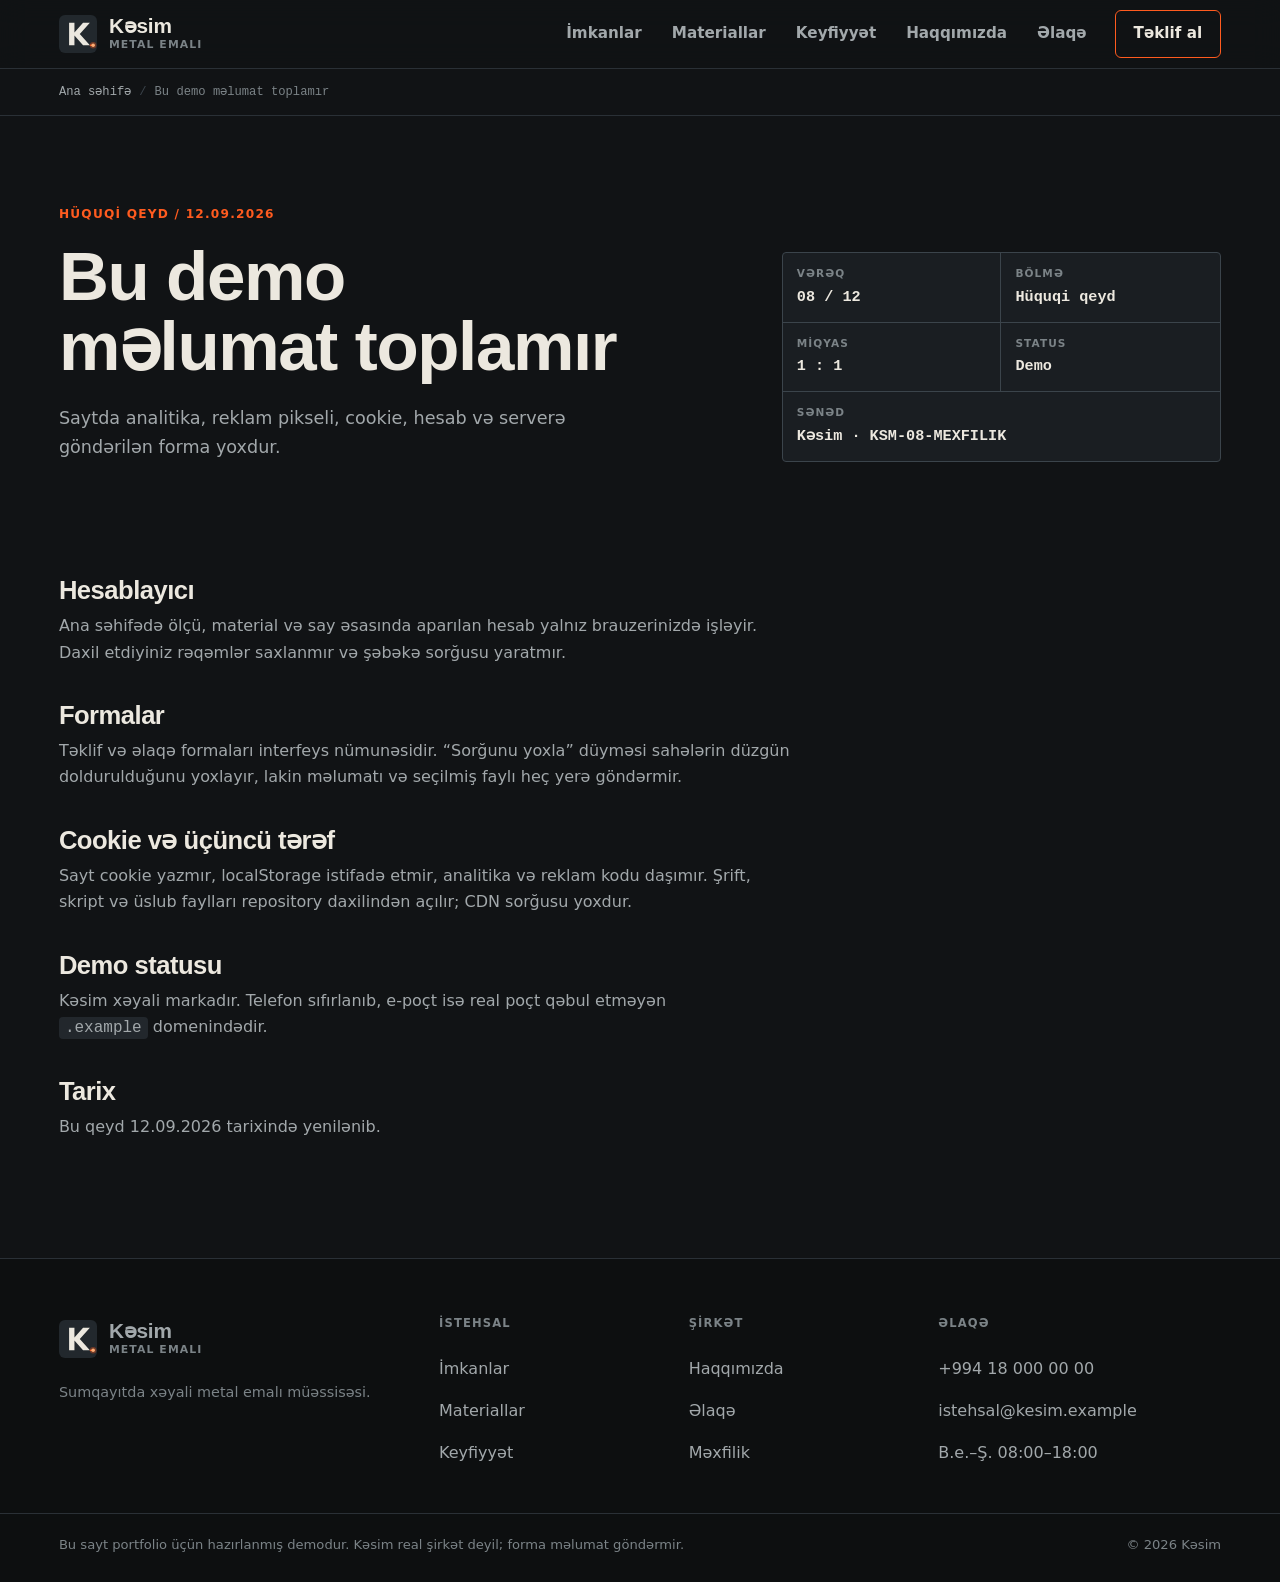
<file: mexfilik.html>
<!doctype html>
<html lang="az" class="no-js"><head><meta charset="utf-8"><meta name="viewport" content="width=device-width, initial-scale=1"><script>document.documentElement.classList.remove('no-js');</script><title>Məxfilik qeydi | Kəsim demo saytı</title><meta name="description" content="Kəsim demo saytında məlumatların emalı, local işləyən hesablayıcı və göndərilməyən formalar haqqında qısa məxfilik qeydi."><link rel="canonical" href="https://twenion.github.io/manufacturing-site-demo/mexfilik.html"><meta property="og:type" content="website"><meta property="og:locale" content="az_AZ"><meta property="og:title" content="Məxfilik qeydi | Kəsim demo saytı"><meta property="og:description" content="Kəsim demo saytında məlumatların emalı, local işləyən hesablayıcı və göndərilməyən formalar haqqında qısa məxfilik qeydi."><meta property="og:url" content="https://twenion.github.io/manufacturing-site-demo/mexfilik.html"><meta property="og:site_name" content="Kəsim"><meta name="theme-color" content="#111315"><link rel="icon" type="image/svg+xml" href="assets/img/favicon.svg"><link rel="stylesheet" href="assets/css/style.css"><script type="application/ld+json">{"@context": "https://schema.org", "@type": "BreadcrumbList", "itemListElement": [{"@type": "ListItem", "position": 1, "name": "Ana səhifə", "item": "https://twenion.github.io/manufacturing-site-demo/"}, {"@type": "ListItem", "position": 2, "name": "Bu demo məlumat toplamır", "item": "https://twenion.github.io/manufacturing-site-demo/mexfilik.html"}]}</script><script type="application/ld+json">{"@context": "https://schema.org", "@type": "WebPage", "@id": "https://twenion.github.io/manufacturing-site-demo/mexfilik.html#page", "url": "https://twenion.github.io/manufacturing-site-demo/mexfilik.html", "name": "Bu demo məlumat toplamır", "description": "Kəsim demo saytında məlumatların emalı, local işləyən hesablayıcı və göndərilməyən formalar haqqında qısa məxfilik qeydi.", "inLanguage": "az", "isPartOf": {"@type": "WebSite", "name": "Kəsim", "url": "https://twenion.github.io/manufacturing-site-demo/"}}</script></head><body><a class="skip-link" href="#main">Əsas məzmuna keç</a>
<header class="site-header"><div class="header-inner"><a class="brand" href="index.html" aria-label="Kəsim ana səhifə"><img class="brand-mark" src="assets/img/brand-mark.svg" alt="" aria-hidden="true" width="40" height="40"><span class="brand-copy"><strong>Kəsim</strong><small>metal emalı</small></span></a><button class="menu-toggle" type="button" aria-expanded="false" aria-controls="main-nav"><span class="sr-only">Menyunu aç</span><span></span><span></span></button><nav class="main-nav" id="main-nav" aria-label="Əsas menyu"><a href="imkanlar.html">İmkanlar</a><a href="materiallar.html">Materiallar</a><a href="keyfiyyet.html">Keyfiyyət</a><a href="haqqimizda.html">Haqqımızda</a><a href="elaqe.html">Əlaqə</a><a class="nav-cta" href="teklif.html">Təklif al</a></nav></div><span class="cut-progress" aria-hidden="true"></span></header><nav class="breadcrumb" aria-label="Naviqasiya yolu"><ol><li><a href="index.html">Ana səhifə</a></li><li aria-current="page">Bu demo məlumat toplamır</li></ol></nav><main id="main"><header class="page-hero"><div class="page-hero-copy"><p class="job-code">Hüquqi qeyd / 12.09.2026</p><h1>Bu demo məlumat toplamır</h1><p class="page-lead">Saytda analitika, reklam pikseli, cookie, hesab və serverə göndərilən forma yoxdur.</p></div><dl class="title-block"><div><dt>Vərəq</dt><dd>08 / 12</dd></div><div><dt>Bölmə</dt><dd>Hüquqi qeyd</dd></div><div><dt>Miqyas</dt><dd>1 : 1</dd></div><div><dt>Status</dt><dd>Demo</dd></div><div class="tb-wide"><dt>Sənəd</dt><dd>Kəsim · KSM-08-MEXFILIK</dd></div></dl></header><div class="inner-main"><article class="prose"><h2>Hesablayıcı</h2><p>Ana səhifədə ölçü, material və say əsasında aparılan hesab yalnız brauzerinizdə işləyir. Daxil etdiyiniz rəqəmlər saxlanmır və şəbəkə sorğusu yaratmır.</p><h2>Formalar</h2><p>Təklif və əlaqə formaları interfeys nümunəsidir. “Sorğunu yoxla” düyməsi sahələrin düzgün doldurulduğunu yoxlayır, lakin məlumatı və seçilmiş faylı heç yerə göndərmir.</p><h2>Cookie və üçüncü tərəf</h2><p>Sayt cookie yazmır, localStorage istifadə etmir, analitika və reklam kodu daşımır. Şrift, skript və üslub faylları repository daxilindən açılır; CDN sorğusu yoxdur.</p><h2>Demo statusu</h2><p>Kəsim xəyali markadır. Telefon sıfırlanıb, e-poçt isə real poçt qəbul etməyən <code>.example</code> domenindədir.</p><h2>Tarix</h2><p>Bu qeyd 12.09.2026 tarixində yenilənib.</p></article></div></main><footer class="site-footer"><div class="footer-main"><div><a class="brand brand-footer" href="index.html"><img class="brand-mark" src="assets/img/brand-mark.svg" alt="" aria-hidden="true" width="40" height="40"><span class="brand-copy"><strong>Kəsim</strong><small>metal emalı</small></span></a><p>Sumqayıtda xəyali metal emalı müəssisəsi.</p></div><div><h2>İstehsal</h2><a href="imkanlar.html">İmkanlar</a><a href="materiallar.html">Materiallar</a><a href="keyfiyyet.html">Keyfiyyət</a></div><div><h2>Şirkət</h2><a href="haqqimizda.html">Haqqımızda</a><a href="elaqe.html">Əlaqə</a><a href="mexfilik.html">Məxfilik</a></div><div><h2>Əlaqə</h2><a href="tel:+994180000000">+994 18 000 00 00</a><a href="mailto:istehsal@kesim.example">istehsal@kesim.example</a><span>B.e.–Ş. 08:00–18:00</span></div></div><div class="footer-note"><p>Bu sayt portfolio üçün hazırlanmış demodur. Kəsim real şirkət deyil; forma məlumat göndərmir.</p><p>© 2026 Kəsim</p></div></footer><script src="assets/js/site.js" defer></script></body></html>
</file>
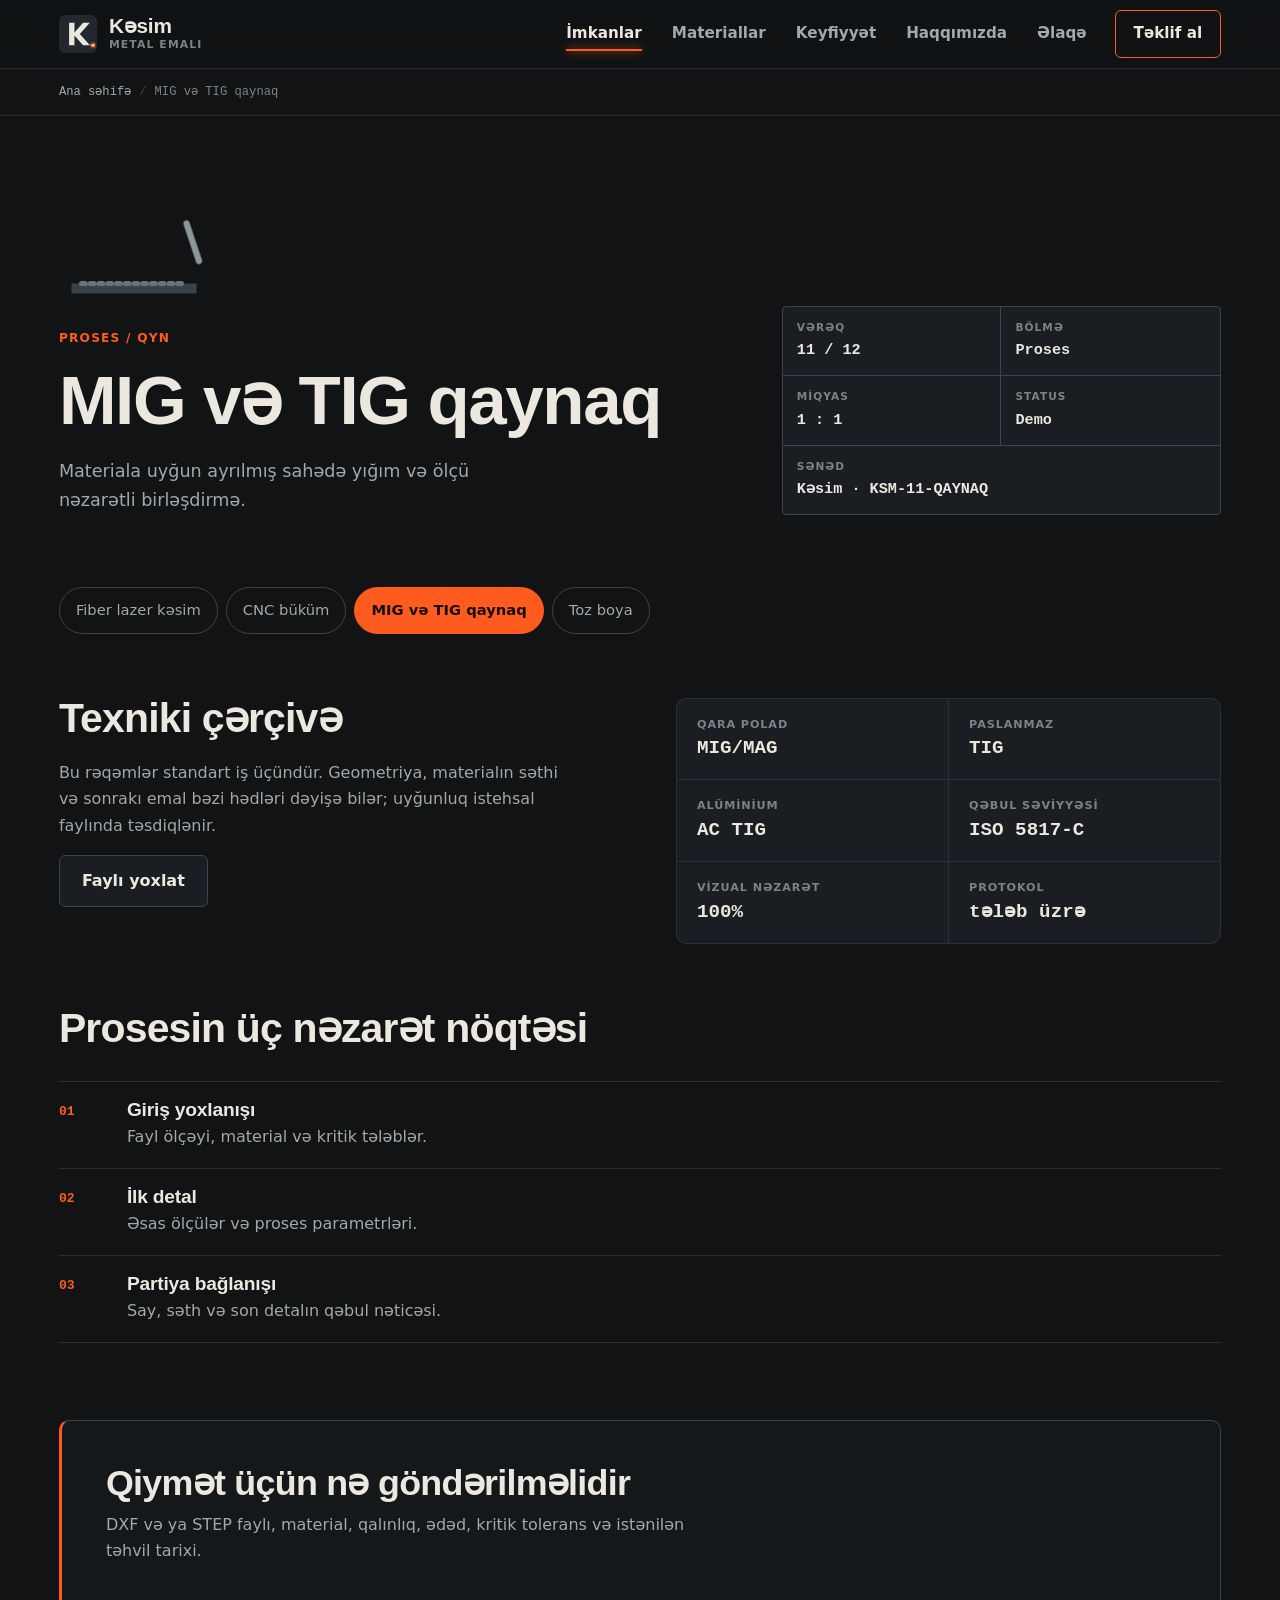
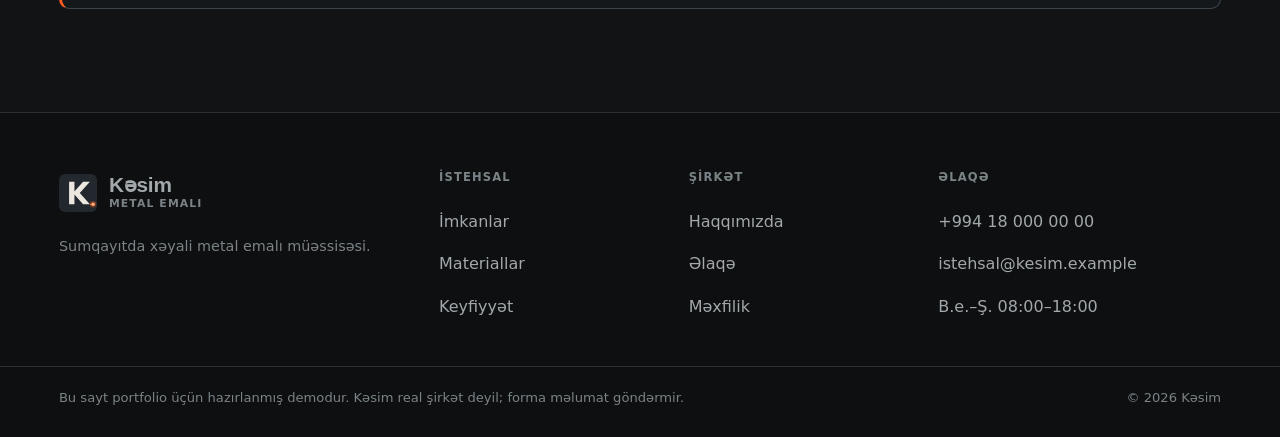
<file: qaynaq.html>
<!doctype html>
<html lang="az" class="no-js"><head><meta charset="utf-8"><meta name="viewport" content="width=device-width, initial-scale=1"><script>document.documentElement.classList.remove('no-js');</script><title>MIG və TIG qaynaq — ölçü, material və qəbul hədləri | Kəsim</title><meta name="description" content="MIG və TIG qaynaq üçün texniki imkanlar, material qalınlığı, ölçü həddi, tolerans və istehsal faylı tələbləri."><link rel="canonical" href="https://twenion.github.io/manufacturing-site-demo/qaynaq.html"><meta property="og:type" content="website"><meta property="og:locale" content="az_AZ"><meta property="og:title" content="MIG və TIG qaynaq — ölçü, material və qəbul hədləri | Kəsim"><meta property="og:description" content="MIG və TIG qaynaq üçün texniki imkanlar, material qalınlığı, ölçü həddi, tolerans və istehsal faylı tələbləri."><meta property="og:url" content="https://twenion.github.io/manufacturing-site-demo/qaynaq.html"><meta property="og:site_name" content="Kəsim"><meta name="theme-color" content="#111315"><link rel="icon" type="image/svg+xml" href="assets/img/favicon.svg"><link rel="stylesheet" href="assets/css/style.css"><script type="application/ld+json">{"@context": "https://schema.org", "@type": "BreadcrumbList", "itemListElement": [{"@type": "ListItem", "position": 1, "name": "Ana səhifə", "item": "https://twenion.github.io/manufacturing-site-demo/"}, {"@type": "ListItem", "position": 2, "name": "MIG və TIG qaynaq", "item": "https://twenion.github.io/manufacturing-site-demo/qaynaq.html"}]}</script><script type="application/ld+json">{"@context": "https://schema.org", "@type": "WebPage", "@id": "https://twenion.github.io/manufacturing-site-demo/qaynaq.html#page", "url": "https://twenion.github.io/manufacturing-site-demo/qaynaq.html", "name": "MIG və TIG qaynaq", "description": "MIG və TIG qaynaq üçün texniki imkanlar, material qalınlığı, ölçü həddi, tolerans və istehsal faylı tələbləri.", "inLanguage": "az", "isPartOf": {"@type": "WebSite", "name": "Kəsim", "url": "https://twenion.github.io/manufacturing-site-demo/"}}</script><script type="application/ld+json">{"@context": "https://schema.org", "@type": "Service", "@id": "https://twenion.github.io/manufacturing-site-demo/qaynaq.html#service", "name": "MIG və TIG qaynaq", "description": "MIG və TIG qaynaq üçün texniki imkanlar, material qalınlığı, ölçü həddi, tolerans və istehsal faylı tələbləri.", "areaServed": {"@type": "Country", "name": "Azərbaycan"}, "provider": {"@type": "Organization", "name": "Kəsim Metal Emalı", "url": "https://twenion.github.io/manufacturing-site-demo/"}}</script></head><body><a class="skip-link" href="#main">Əsas məzmuna keç</a>
<header class="site-header"><div class="header-inner"><a class="brand" href="index.html" aria-label="Kəsim ana səhifə"><img class="brand-mark" src="assets/img/brand-mark.svg" alt="" aria-hidden="true" width="40" height="40"><span class="brand-copy"><strong>Kəsim</strong><small>metal emalı</small></span></a><button class="menu-toggle" type="button" aria-expanded="false" aria-controls="main-nav"><span class="sr-only">Menyunu aç</span><span></span><span></span></button><nav class="main-nav" id="main-nav" aria-label="Əsas menyu"><a href="imkanlar.html" aria-current="page">İmkanlar</a><a href="materiallar.html">Materiallar</a><a href="keyfiyyet.html">Keyfiyyət</a><a href="haqqimizda.html">Haqqımızda</a><a href="elaqe.html">Əlaqə</a><a class="nav-cta" href="teklif.html">Təklif al</a></nav></div><span class="cut-progress" aria-hidden="true"></span></header><nav class="breadcrumb" aria-label="Naviqasiya yolu"><ol><li><a href="index.html">Ana səhifə</a></li><li aria-current="page">MIG və TIG qaynaq</li></ol></nav><main id="main"><header class="page-hero"><div class="page-hero-copy"><svg class="process-icon page-icon icon-weld" viewBox="0 0 120 80" aria-hidden="true"><path class="ic-plate-a" d="M10 62H60V70H10Z"/><path class="ic-plate-b" d="M60 62H110V70H60Z"/><path class="ic-bead" d="M18 62H102"/><path class="ic-torch" d="M60 14l10 30"/></svg><p class="job-code">Proses / QYN</p><h1>MIG və TIG qaynaq</h1><p class="page-lead">Materiala uyğun ayrılmış sahədə yığım və ölçü nəzarətli birləşdirmə.</p></div><dl class="title-block"><div><dt>Vərəq</dt><dd>11 / 12</dd></div><div><dt>Bölmə</dt><dd>Proses</dd></div><div><dt>Miqyas</dt><dd>1 : 1</dd></div><div><dt>Status</dt><dd>Demo</dd></div><div class="tb-wide"><dt>Sənəd</dt><dd>Kəsim · KSM-11-QAYNAQ</dd></div></dl></header><div class="inner-main"><nav class="detail-nav" aria-label="İstehsal prosesləri"><a href="lazer-kesim.html">Fiber lazer kəsim</a><a href="cnc-bukum.html">CNC büküm</a><a href="qaynaq.html" aria-current="page">MIG və TIG qaynaq</a><a href="toz-boya.html">Toz boya</a></nav><section class="inner-section split"><div><h2>Texniki çərçivə</h2><p>Bu rəqəmlər standart iş üçündür. Geometriya, materialın səthi və sonrakı emal bəzi hədləri dəyişə bilər; uyğunluq istehsal faylında təsdiqlənir.</p><a class="secondary-button" href="teklif.html">Faylı yoxlat</a></div><dl class="metric-stack"><div><dt>Qara polad</dt><dd>MIG/MAG</dd></div><div><dt>Paslanmaz</dt><dd>TIG</dd></div><div><dt>Alüminium</dt><dd>AC TIG</dd></div><div><dt>Qəbul səviyyəsi</dt><dd>ISO 5817-C</dd></div><div><dt>Vizual nəzarət</dt><dd>100%</dd></div><div><dt>Protokol</dt><dd>tələb üzrə</dd></div></dl></section><section class="inner-section"><header><h2>Prosesin üç nəzarət nöqtəsi</h2></header><ol class="step-list"><li><div><h3>Giriş yoxlanışı</h3><p>Fayl ölçəyi, material və kritik tələblər.</p></div></li><li><div><h3>İlk detal</h3><p>Əsas ölçülər və proses parametrləri.</p></div></li><li><div><h3>Partiya bağlanışı</h3><p>Say, səth və son detalın qəbul nəticəsi.</p></div></li></ol></section><section class="notice"><h2>Qiymət üçün nə göndərilməlidir</h2><p>DXF və ya STEP faylı, material, qalınlıq, ədəd, kritik tolerans və istənilən təhvil tarixi.</p></section></div></main><footer class="site-footer"><div class="footer-main"><div><a class="brand brand-footer" href="index.html"><img class="brand-mark" src="assets/img/brand-mark.svg" alt="" aria-hidden="true" width="40" height="40"><span class="brand-copy"><strong>Kəsim</strong><small>metal emalı</small></span></a><p>Sumqayıtda xəyali metal emalı müəssisəsi.</p></div><div><h2>İstehsal</h2><a href="imkanlar.html">İmkanlar</a><a href="materiallar.html">Materiallar</a><a href="keyfiyyet.html">Keyfiyyət</a></div><div><h2>Şirkət</h2><a href="haqqimizda.html">Haqqımızda</a><a href="elaqe.html">Əlaqə</a><a href="mexfilik.html">Məxfilik</a></div><div><h2>Əlaqə</h2><a href="tel:+994180000000">+994 18 000 00 00</a><a href="mailto:istehsal@kesim.example">istehsal@kesim.example</a><span>B.e.–Ş. 08:00–18:00</span></div></div><div class="footer-note"><p>Bu sayt portfolio üçün hazırlanmış demodur. Kəsim real şirkət deyil; forma məlumat göndərmir.</p><p>© 2026 Kəsim</p></div></footer><script src="assets/js/site.js" defer></script></body></html>
</file>
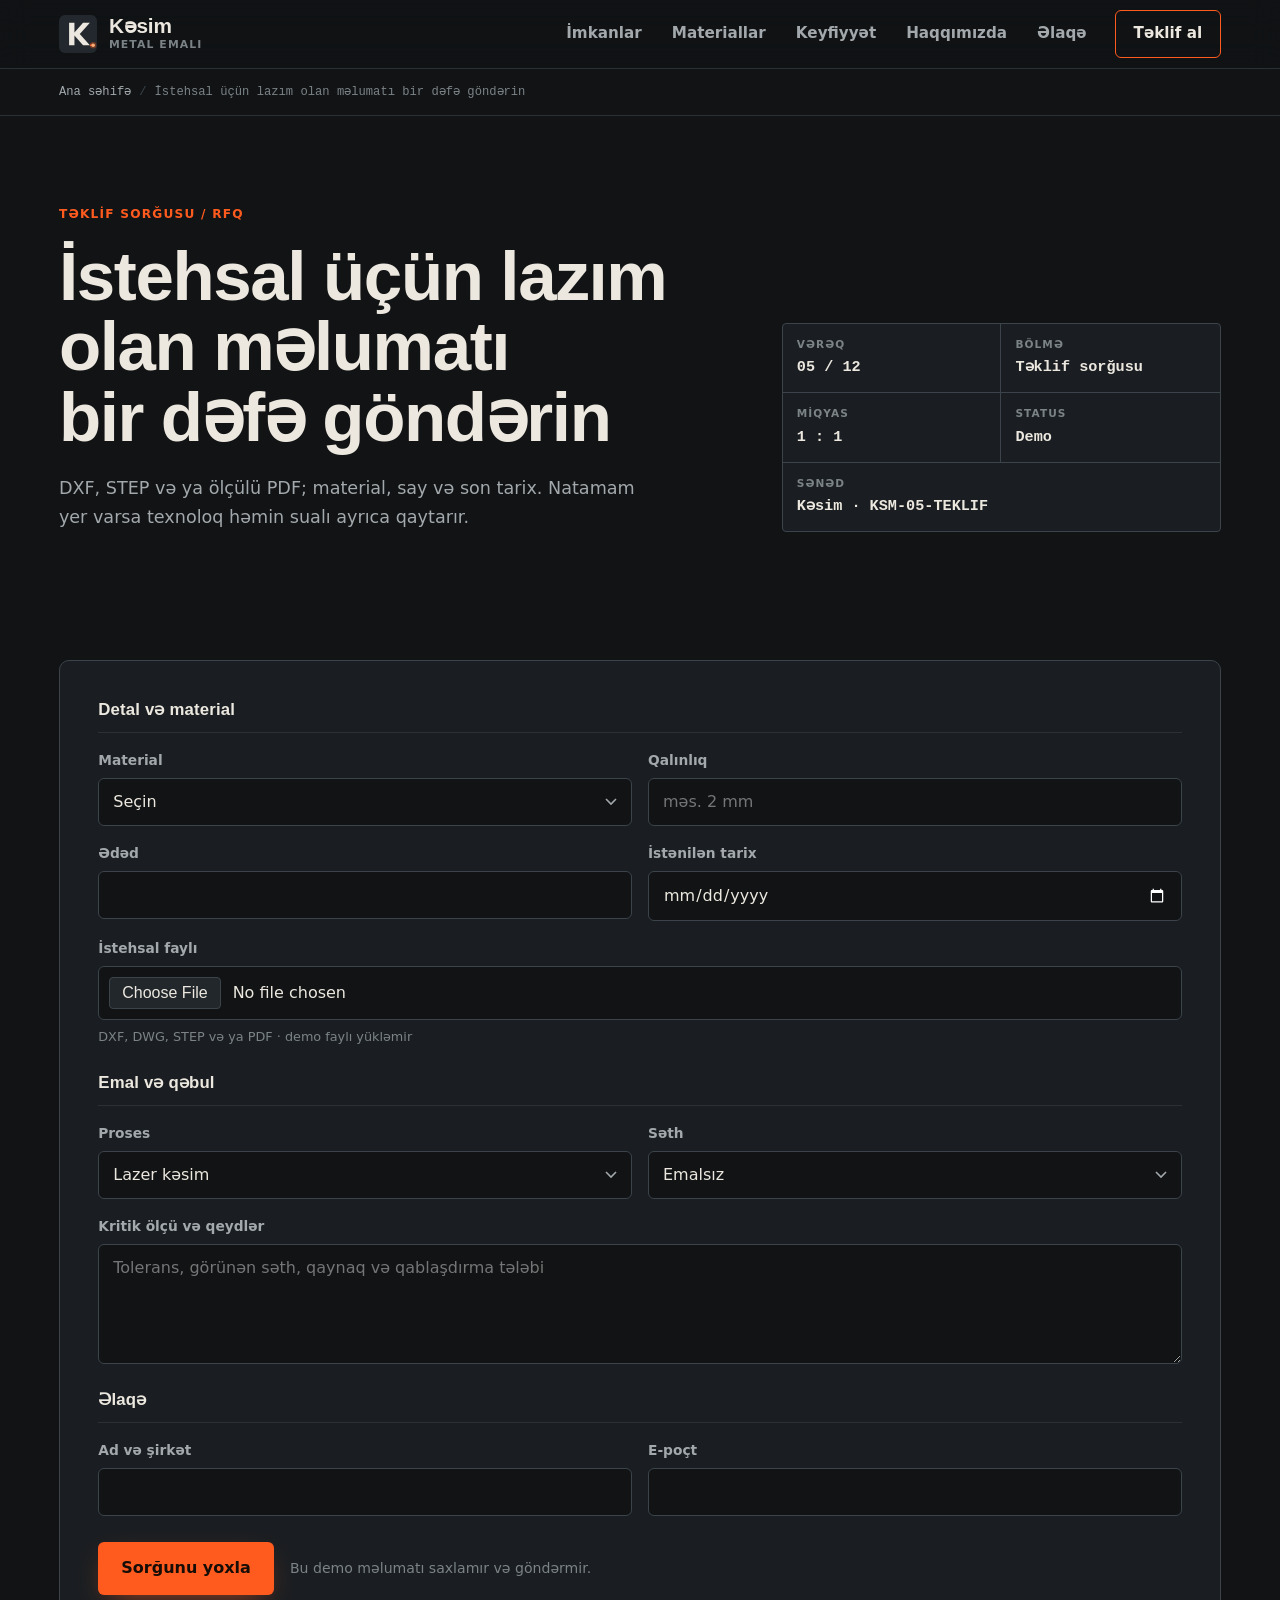
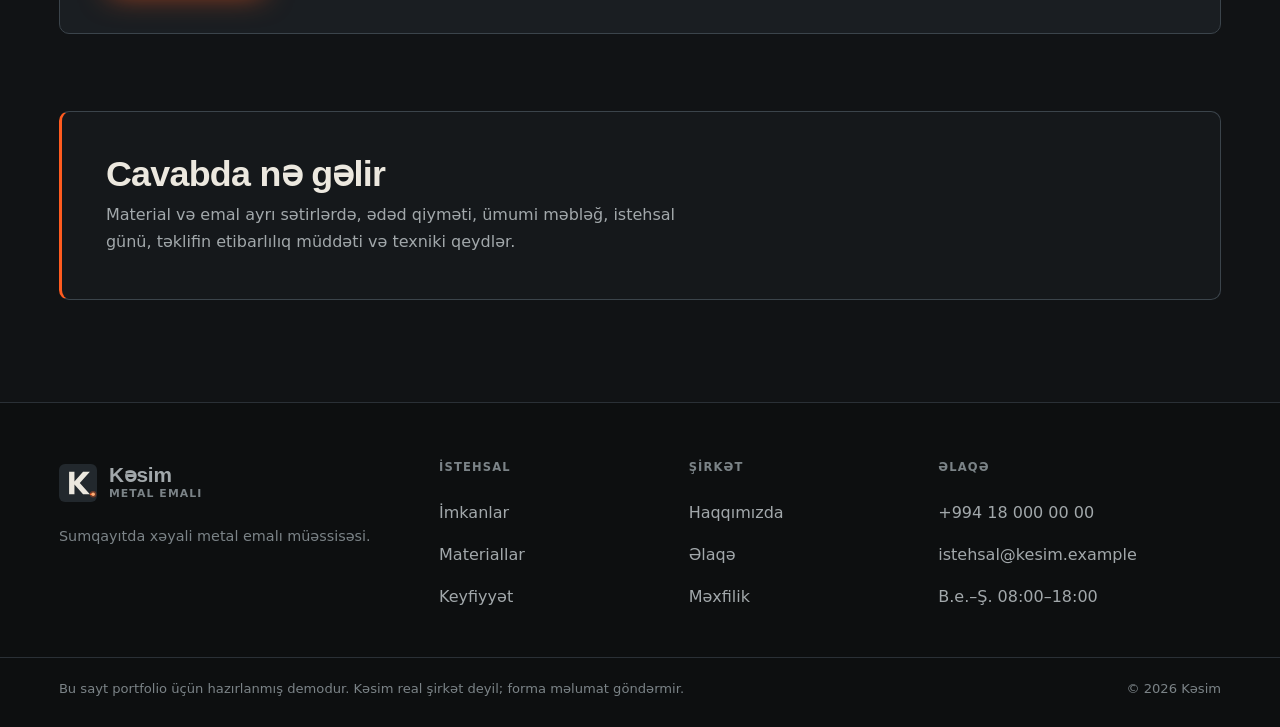
<file: teklif.html>
<!doctype html>
<html lang="az" class="no-js"><head><meta charset="utf-8"><meta name="viewport" content="width=device-width, initial-scale=1"><script>document.documentElement.classList.remove('no-js');</script><title>Metal detal üçün texniki təklif sorğusu | Kəsim</title><meta name="description" content="Detal faylını, materialı, sayı, sonrakı emalı və qəbul tələblərini bir sorğuda toplayın. Demo forma heç bir məlumat göndərmir."><link rel="canonical" href="https://twenion.github.io/manufacturing-site-demo/teklif.html"><meta property="og:type" content="website"><meta property="og:locale" content="az_AZ"><meta property="og:title" content="Metal detal üçün texniki təklif sorğusu | Kəsim"><meta property="og:description" content="Detal faylını, materialı, sayı, sonrakı emalı və qəbul tələblərini bir sorğuda toplayın. Demo forma heç bir məlumat göndərmir."><meta property="og:url" content="https://twenion.github.io/manufacturing-site-demo/teklif.html"><meta property="og:site_name" content="Kəsim"><meta name="theme-color" content="#111315"><link rel="icon" type="image/svg+xml" href="assets/img/favicon.svg"><link rel="stylesheet" href="assets/css/style.css"><script type="application/ld+json">{"@context": "https://schema.org", "@type": "BreadcrumbList", "itemListElement": [{"@type": "ListItem", "position": 1, "name": "Ana səhifə", "item": "https://twenion.github.io/manufacturing-site-demo/"}, {"@type": "ListItem", "position": 2, "name": "İstehsal üçün lazım olan məlumatı bir dəfə göndərin", "item": "https://twenion.github.io/manufacturing-site-demo/teklif.html"}]}</script><script type="application/ld+json">{"@context": "https://schema.org", "@type": "WebPage", "@id": "https://twenion.github.io/manufacturing-site-demo/teklif.html#page", "url": "https://twenion.github.io/manufacturing-site-demo/teklif.html", "name": "İstehsal üçün lazım olan məlumatı bir dəfə göndərin", "description": "Detal faylını, materialı, sayı, sonrakı emalı və qəbul tələblərini bir sorğuda toplayın. Demo forma heç bir məlumat göndərmir.", "inLanguage": "az", "isPartOf": {"@type": "WebSite", "name": "Kəsim", "url": "https://twenion.github.io/manufacturing-site-demo/"}}</script></head><body><a class="skip-link" href="#main">Əsas məzmuna keç</a>
<header class="site-header"><div class="header-inner"><a class="brand" href="index.html" aria-label="Kəsim ana səhifə"><img class="brand-mark" src="assets/img/brand-mark.svg" alt="" aria-hidden="true" width="40" height="40"><span class="brand-copy"><strong>Kəsim</strong><small>metal emalı</small></span></a><button class="menu-toggle" type="button" aria-expanded="false" aria-controls="main-nav"><span class="sr-only">Menyunu aç</span><span></span><span></span></button><nav class="main-nav" id="main-nav" aria-label="Əsas menyu"><a href="imkanlar.html">İmkanlar</a><a href="materiallar.html">Materiallar</a><a href="keyfiyyet.html">Keyfiyyət</a><a href="haqqimizda.html">Haqqımızda</a><a href="elaqe.html">Əlaqə</a><a class="nav-cta" href="teklif.html">Təklif al</a></nav></div><span class="cut-progress" aria-hidden="true"></span></header><nav class="breadcrumb" aria-label="Naviqasiya yolu"><ol><li><a href="index.html">Ana səhifə</a></li><li aria-current="page">İstehsal üçün lazım olan məlumatı bir dəfə göndərin</li></ol></nav><main id="main"><header class="page-hero"><div class="page-hero-copy"><p class="job-code">Təklif sorğusu / RFQ</p><h1>İstehsal üçün lazım olan məlumatı bir dəfə göndərin</h1><p class="page-lead">DXF, STEP və ya ölçülü PDF; material, say və son tarix. Natamam yer varsa texnoloq həmin sualı ayrıca qaytarır.</p></div><dl class="title-block"><div><dt>Vərəq</dt><dd>05 / 12</dd></div><div><dt>Bölmə</dt><dd>Təklif sorğusu</dd></div><div><dt>Miqyas</dt><dd>1 : 1</dd></div><div><dt>Status</dt><dd>Demo</dd></div><div class="tb-wide"><dt>Sənəd</dt><dd>Kəsim · KSM-05-TEKLIF</dd></div></dl></header><div class="inner-main">
<section class="inner-section"><form class="form-panel" data-demo-form>
<fieldset disabled><legend>Detal və material</legend><div class="form-grid">
<div><label for="rfq-material">Material</label><select id="rfq-material" name="material" required><option value="">Seçin</option><option>Qara polad S235</option><option>Paslanmaz polad AISI 304</option><option>Alüminium 5754</option><option>Texnoloq seçsin</option></select></div>
<div><label for="rfq-thickness">Qalınlıq</label><input id="rfq-thickness" name="thickness" placeholder="məs. 2 mm" required></div>
<div><label for="rfq-quantity">Ədəd</label><input id="rfq-quantity" name="quantity" type="number" min="1" max="10000" required></div>
<div><label for="rfq-date">İstənilən tarix</label><input id="rfq-date" name="date" type="date"></div>
<div class="span-2"><label for="rfq-file">İstehsal faylı</label><input id="rfq-file" name="drawing" type="file" accept=".dxf,.dwg,.step,.stp,.pdf" required><small>DXF, DWG, STEP və ya PDF · demo faylı yükləmir</small></div>
</div></fieldset>
<fieldset disabled><legend>Emal və qəbul</legend><div class="form-grid">
<div><label for="rfq-process">Proses</label><select id="rfq-process" name="process"><option>Lazer kəsim</option><option>Lazer + büküm</option><option>Lazer + qaynaq</option><option>Tam istehsal</option></select></div>
<div><label for="rfq-finish">Səth</label><select id="rfq-finish" name="finish"><option>Emalsız</option><option>Kənar təmizləmə</option><option>Toz boya</option><option>Fırçalanmış paslanmaz</option></select></div>
<div class="span-2"><label for="rfq-notes">Kritik ölçü və qeydlər</label><textarea id="rfq-notes" name="notes" placeholder="Tolerans, görünən səth, qaynaq və qablaşdırma tələbi"></textarea></div>
</div></fieldset>
<fieldset disabled><legend>Əlaqə</legend><div class="form-grid"><div><label for="rfq-name">Ad və şirkət</label><input id="rfq-name" name="name" autocomplete="organization" required></div><div><label for="rfq-email">E-poçt</label><input id="rfq-email" name="email" type="email" autocomplete="email" required></div></div></fieldset>
<div class="form-actions"><button class="primary-button" type="submit" disabled>Sorğunu yoxla</button><p>Bu demo məlumatı saxlamır və göndərmir.</p></div>
<div class="demo-status" data-demo-status tabindex="-1"><strong>Sorğu forması düzgündür.</strong> Bu demo olduğuna görə məlumat və fayl heç yerə göndərilmədi.</div>
</form></section>
<section class="notice"><h2>Cavabda nə gəlir</h2><p>Material və emal ayrı sətirlərdə, ədəd qiyməti, ümumi məbləğ, istehsal günü, təklifin etibarlılıq müddəti və texniki qeydlər.</p></section><noscript><p class="table-note">Formanı yoxlamaq üçün JavaScript lazımdır. Bu demo məlumat göndərmir.</p></noscript></div></main><footer class="site-footer"><div class="footer-main"><div><a class="brand brand-footer" href="index.html"><img class="brand-mark" src="assets/img/brand-mark.svg" alt="" aria-hidden="true" width="40" height="40"><span class="brand-copy"><strong>Kəsim</strong><small>metal emalı</small></span></a><p>Sumqayıtda xəyali metal emalı müəssisəsi.</p></div><div><h2>İstehsal</h2><a href="imkanlar.html">İmkanlar</a><a href="materiallar.html">Materiallar</a><a href="keyfiyyet.html">Keyfiyyət</a></div><div><h2>Şirkət</h2><a href="haqqimizda.html">Haqqımızda</a><a href="elaqe.html">Əlaqə</a><a href="mexfilik.html">Məxfilik</a></div><div><h2>Əlaqə</h2><a href="tel:+994180000000">+994 18 000 00 00</a><a href="mailto:istehsal@kesim.example">istehsal@kesim.example</a><span>B.e.–Ş. 08:00–18:00</span></div></div><div class="footer-note"><p>Bu sayt portfolio üçün hazırlanmış demodur. Kəsim real şirkət deyil; forma məlumat göndərmir.</p><p>© 2026 Kəsim</p></div></footer><script src="assets/js/site.js" defer></script></body></html>
</file>
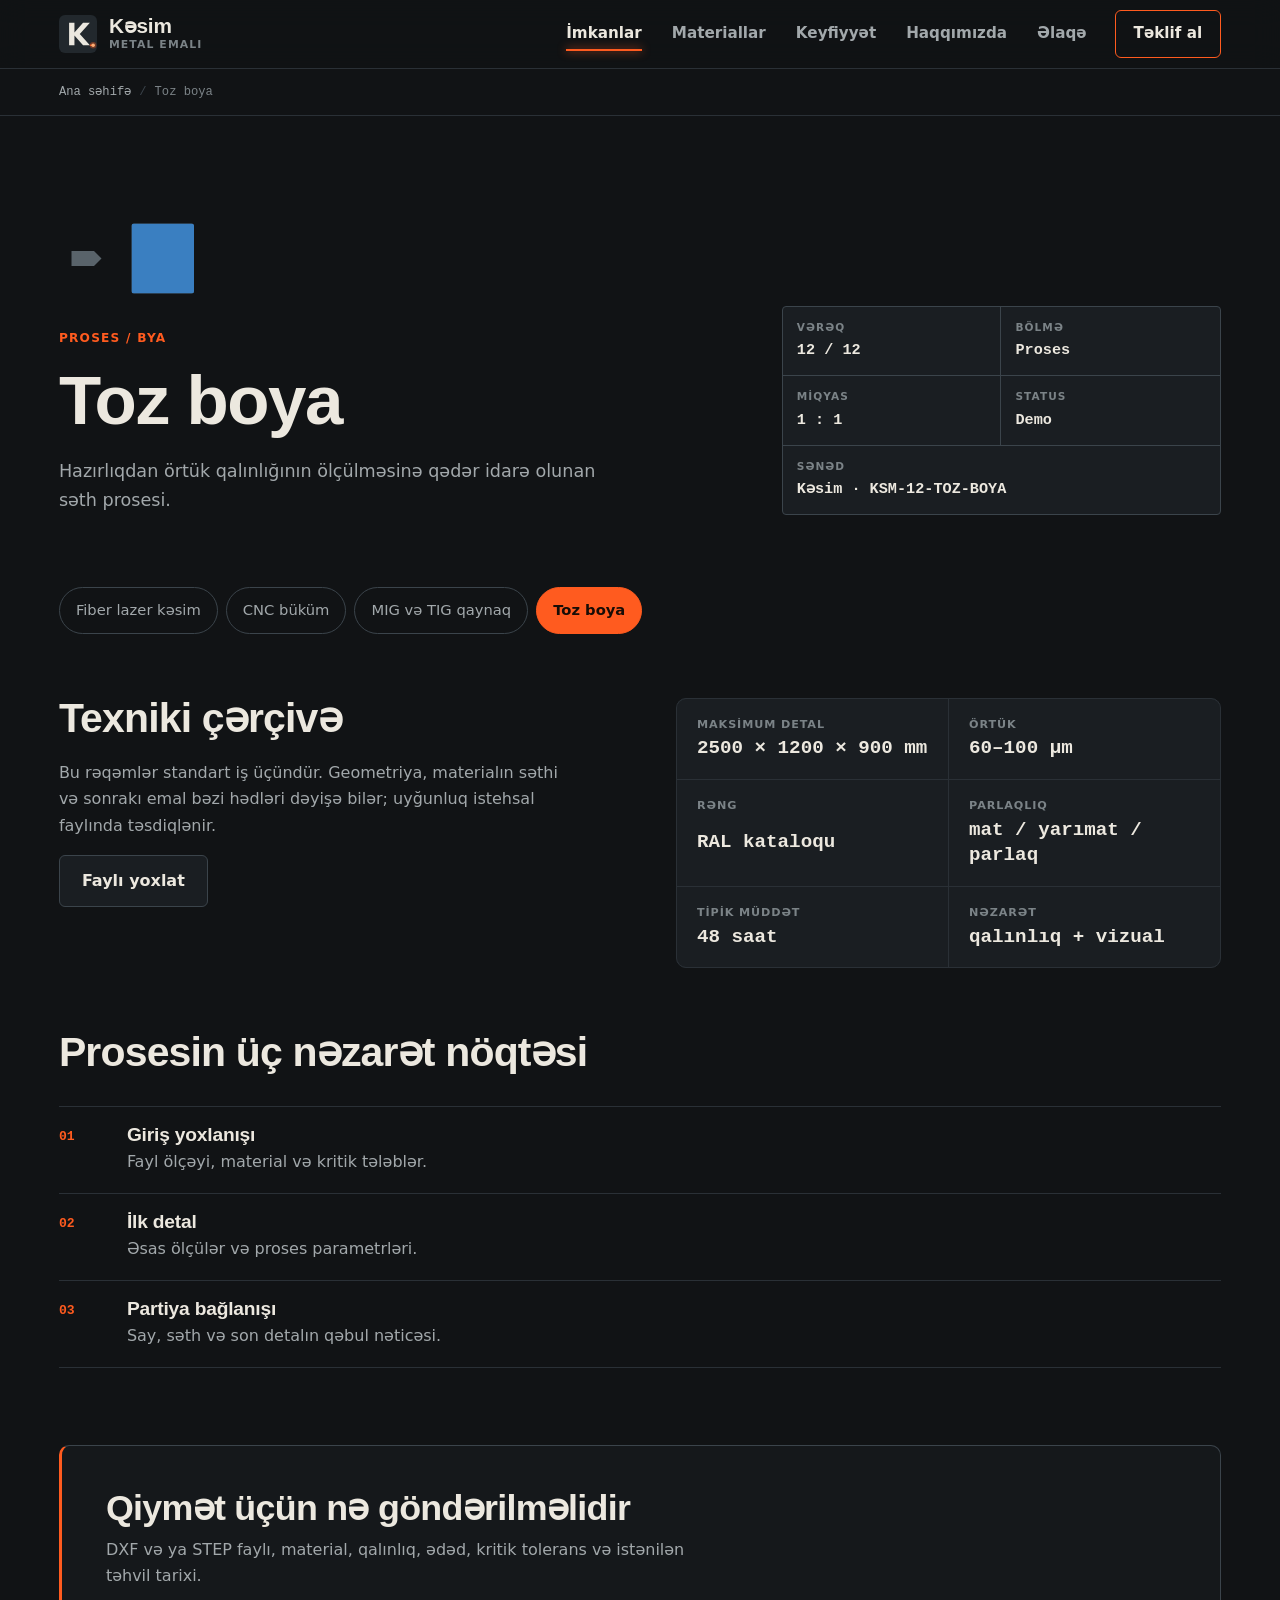
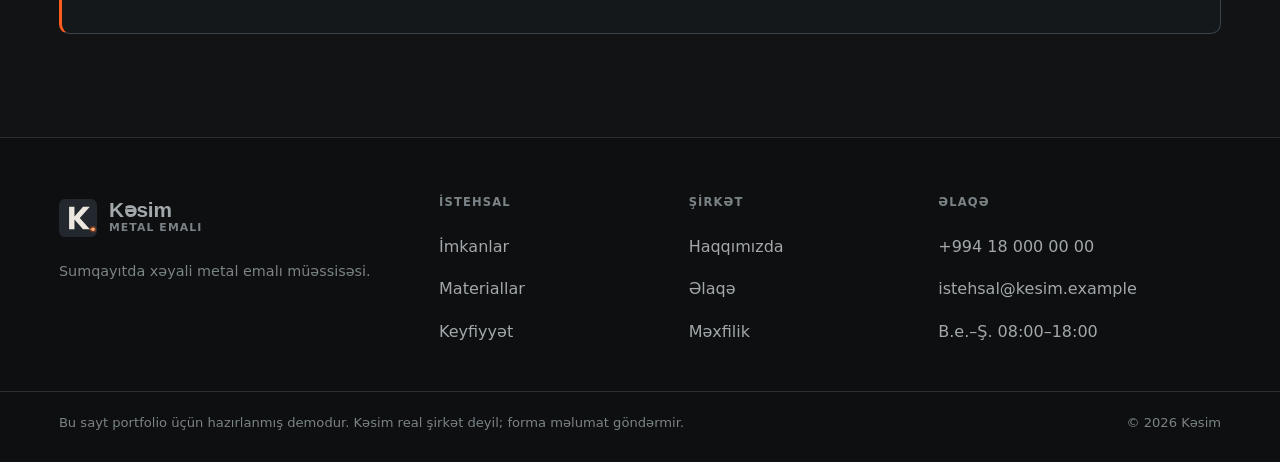
<file: toz-boya.html>
<!doctype html>
<html lang="az" class="no-js"><head><meta charset="utf-8"><meta name="viewport" content="width=device-width, initial-scale=1"><script>document.documentElement.classList.remove('no-js');</script><title>Toz boya — ölçü, material və qəbul hədləri | Kəsim</title><meta name="description" content="Toz boya üçün texniki imkanlar, material qalınlığı, ölçü həddi, tolerans və istehsal faylı tələbləri."><link rel="canonical" href="https://twenion.github.io/manufacturing-site-demo/toz-boya.html"><meta property="og:type" content="website"><meta property="og:locale" content="az_AZ"><meta property="og:title" content="Toz boya — ölçü, material və qəbul hədləri | Kəsim"><meta property="og:description" content="Toz boya üçün texniki imkanlar, material qalınlığı, ölçü həddi, tolerans və istehsal faylı tələbləri."><meta property="og:url" content="https://twenion.github.io/manufacturing-site-demo/toz-boya.html"><meta property="og:site_name" content="Kəsim"><meta name="theme-color" content="#111315"><link rel="icon" type="image/svg+xml" href="assets/img/favicon.svg"><link rel="stylesheet" href="assets/css/style.css"><script type="application/ld+json">{"@context": "https://schema.org", "@type": "BreadcrumbList", "itemListElement": [{"@type": "ListItem", "position": 1, "name": "Ana səhifə", "item": "https://twenion.github.io/manufacturing-site-demo/"}, {"@type": "ListItem", "position": 2, "name": "Toz boya", "item": "https://twenion.github.io/manufacturing-site-demo/toz-boya.html"}]}</script><script type="application/ld+json">{"@context": "https://schema.org", "@type": "WebPage", "@id": "https://twenion.github.io/manufacturing-site-demo/toz-boya.html#page", "url": "https://twenion.github.io/manufacturing-site-demo/toz-boya.html", "name": "Toz boya", "description": "Toz boya üçün texniki imkanlar, material qalınlığı, ölçü həddi, tolerans və istehsal faylı tələbləri.", "inLanguage": "az", "isPartOf": {"@type": "WebSite", "name": "Kəsim", "url": "https://twenion.github.io/manufacturing-site-demo/"}}</script><script type="application/ld+json">{"@context": "https://schema.org", "@type": "Service", "@id": "https://twenion.github.io/manufacturing-site-demo/toz-boya.html#service", "name": "Toz boya", "description": "Toz boya üçün texniki imkanlar, material qalınlığı, ölçü həddi, tolerans və istehsal faylı tələbləri.", "areaServed": {"@type": "Country", "name": "Azərbaycan"}, "provider": {"@type": "Organization", "name": "Kəsim Metal Emalı", "url": "https://twenion.github.io/manufacturing-site-demo/"}}</script></head><body><a class="skip-link" href="#main">Əsas məzmuna keç</a>
<header class="site-header"><div class="header-inner"><a class="brand" href="index.html" aria-label="Kəsim ana səhifə"><img class="brand-mark" src="assets/img/brand-mark.svg" alt="" aria-hidden="true" width="40" height="40"><span class="brand-copy"><strong>Kəsim</strong><small>metal emalı</small></span></a><button class="menu-toggle" type="button" aria-expanded="false" aria-controls="main-nav"><span class="sr-only">Menyunu aç</span><span></span><span></span></button><nav class="main-nav" id="main-nav" aria-label="Əsas menyu"><a href="imkanlar.html" aria-current="page">İmkanlar</a><a href="materiallar.html">Materiallar</a><a href="keyfiyyet.html">Keyfiyyət</a><a href="haqqimizda.html">Haqqımızda</a><a href="elaqe.html">Əlaqə</a><a class="nav-cta" href="teklif.html">Təklif al</a></nav></div><span class="cut-progress" aria-hidden="true"></span></header><nav class="breadcrumb" aria-label="Naviqasiya yolu"><ol><li><a href="index.html">Ana səhifə</a></li><li aria-current="page">Toz boya</li></ol></nav><main id="main"><header class="page-hero"><div class="page-hero-copy"><svg class="process-icon page-icon icon-coat" viewBox="0 0 120 80" aria-hidden="true"><rect x="58" y="14" width="50" height="56" rx="2" class="ic-panel"/><rect x="58" y="14" width="50" height="56" rx="2" class="ic-paint"/><path class="ic-gun" d="M10 36h18l6 6-6 6H10Z"/><g class="ic-spray"><circle cx="40" cy="38" r="1.6"/><circle cx="44" cy="44" r="1.4"/><circle cx="46" cy="34" r="1.2"/><circle cx="50" cy="42" r="1.5"/></g></svg><p class="job-code">Proses / BYA</p><h1>Toz boya</h1><p class="page-lead">Hazırlıqdan örtük qalınlığının ölçülməsinə qədər idarə olunan səth prosesi.</p></div><dl class="title-block"><div><dt>Vərəq</dt><dd>12 / 12</dd></div><div><dt>Bölmə</dt><dd>Proses</dd></div><div><dt>Miqyas</dt><dd>1 : 1</dd></div><div><dt>Status</dt><dd>Demo</dd></div><div class="tb-wide"><dt>Sənəd</dt><dd>Kəsim · KSM-12-TOZ-BOYA</dd></div></dl></header><div class="inner-main"><nav class="detail-nav" aria-label="İstehsal prosesləri"><a href="lazer-kesim.html">Fiber lazer kəsim</a><a href="cnc-bukum.html">CNC büküm</a><a href="qaynaq.html">MIG və TIG qaynaq</a><a href="toz-boya.html" aria-current="page">Toz boya</a></nav><section class="inner-section split"><div><h2>Texniki çərçivə</h2><p>Bu rəqəmlər standart iş üçündür. Geometriya, materialın səthi və sonrakı emal bəzi hədləri dəyişə bilər; uyğunluq istehsal faylında təsdiqlənir.</p><a class="secondary-button" href="teklif.html">Faylı yoxlat</a></div><dl class="metric-stack"><div><dt>Maksimum detal</dt><dd>2500 × 1200 × 900 mm</dd></div><div><dt>Örtük</dt><dd>60–100 μm</dd></div><div><dt>Rəng</dt><dd>RAL kataloqu</dd></div><div><dt>Parlaqlıq</dt><dd>mat / yarımat / parlaq</dd></div><div><dt>Tipik müddət</dt><dd>48 saat</dd></div><div><dt>Nəzarət</dt><dd>qalınlıq + vizual</dd></div></dl></section><section class="inner-section"><header><h2>Prosesin üç nəzarət nöqtəsi</h2></header><ol class="step-list"><li><div><h3>Giriş yoxlanışı</h3><p>Fayl ölçəyi, material və kritik tələblər.</p></div></li><li><div><h3>İlk detal</h3><p>Əsas ölçülər və proses parametrləri.</p></div></li><li><div><h3>Partiya bağlanışı</h3><p>Say, səth və son detalın qəbul nəticəsi.</p></div></li></ol></section><section class="notice"><h2>Qiymət üçün nə göndərilməlidir</h2><p>DXF və ya STEP faylı, material, qalınlıq, ədəd, kritik tolerans və istənilən təhvil tarixi.</p></section></div></main><footer class="site-footer"><div class="footer-main"><div><a class="brand brand-footer" href="index.html"><img class="brand-mark" src="assets/img/brand-mark.svg" alt="" aria-hidden="true" width="40" height="40"><span class="brand-copy"><strong>Kəsim</strong><small>metal emalı</small></span></a><p>Sumqayıtda xəyali metal emalı müəssisəsi.</p></div><div><h2>İstehsal</h2><a href="imkanlar.html">İmkanlar</a><a href="materiallar.html">Materiallar</a><a href="keyfiyyet.html">Keyfiyyət</a></div><div><h2>Şirkət</h2><a href="haqqimizda.html">Haqqımızda</a><a href="elaqe.html">Əlaqə</a><a href="mexfilik.html">Məxfilik</a></div><div><h2>Əlaqə</h2><a href="tel:+994180000000">+994 18 000 00 00</a><a href="mailto:istehsal@kesim.example">istehsal@kesim.example</a><span>B.e.–Ş. 08:00–18:00</span></div></div><div class="footer-note"><p>Bu sayt portfolio üçün hazırlanmış demodur. Kəsim real şirkət deyil; forma məlumat göndərmir.</p><p>© 2026 Kəsim</p></div></footer><script src="assets/js/site.js" defer></script></body></html>
</file>
<file: assets/css/style.css>
/* Kəsim — night-shift fabrication system.
   Graphite shop floor, steel plate surfaces, a single laser accent and the
   RAL 5015 coat colour that only appears once a part is finished. */

:root {
  color-scheme: dark;
  --floor:#111315;
  --floor-2:#15181b;
  --plate:#1a1e22;
  --plate-2:#22272c;
  --steel:#2e353b;
  --line:#2a3036;
  --line-strong:#3b444b;
  --text:#ece8df;
  --muted:#a2a8ab;
  --dim:#7b8387;
  --laser:#ff5b1f;
  --laser-hot:#ff8a4c;
  --spark:#ffd9a0;
  --coat:#3a7fc1;
  --ok:#74c793;
  --display:"Bahnschrift", "DIN Alternate", "Roboto Condensed", "Arial Narrow", sans-serif;
  --body:"Segoe UI Variable Text", "Segoe UI", system-ui, -apple-system, Roboto, Arial, sans-serif;
  --mono:"Cascadia Mono", "Cascadia Code", Consolas, ui-monospace, "SFMono-Regular", Menlo, monospace;
  --gutter:clamp(18px,4.6vw,72px);
  --max:1320px;
  --header-h:68px;
  --radius:6px;
}

*,*::before,*::after { box-sizing:border-box; }

html {
  scroll-behavior:smooth;
  scroll-padding-top:calc(var(--header-h) + 16px);
  background:var(--floor);
}

body {
  margin:0;
  background:var(--floor);
  color:var(--text);
  font:400 1rem/1.65 var(--body);
  -webkit-font-smoothing:antialiased;
  overflow-x:clip;
}

button,input,select,textarea { font:inherit; color:inherit; }
a { color:inherit; }
img,svg,canvas { display:block; max-width:100%; }
img { height:auto; }
h1,h2,h3,p,dl,ol,ul,figure { margin-top:0; }
dd { margin:0; }

h1,h2,h3 {
  font-family:var(--display);
  font-stretch:87.5%;
  font-weight:600;
  line-height:1.02;
  letter-spacing:-.02em;
  text-wrap:balance;
  margin-bottom:.5em;
}

h2 { font-size:clamp(2.1rem,4.6vw,4rem); }
h3 { font-size:1.35rem; letter-spacing:-.01em; }
p { text-wrap:pretty; }

::selection { background:var(--laser); color:#16100c; }

:focus-visible {
  outline:2px solid var(--laser-hot);
  outline-offset:3px;
  border-radius:3px;
}

.sr-only {
  position:absolute; width:1px; height:1px; padding:0; margin:-1px;
  overflow:hidden; clip:rect(0 0 0 0); white-space:nowrap; border:0;
}

.skip-link {
  position:fixed; left:12px; top:12px; z-index:100;
  padding:10px 16px; border-radius:var(--radius);
  background:var(--laser); color:#140d09; font-weight:700; text-decoration:none;
  transform:translateY(-160%);
  transition:transform .2s;
}
.skip-link:focus { transform:none; }

.eyebrow {
  display:flex; align-items:center; gap:10px;
  margin-bottom:18px;
  color:var(--muted);
  font:500 .78rem/1.3 var(--mono);
  letter-spacing:.08em;
  text-transform:uppercase;
}

.beam-dot {
  width:8px; height:8px; border-radius:50%;
  background:var(--laser);
  box-shadow:0 0 0 4px rgba(255,91,31,.18), 0 0 16px var(--laser);
}

.text-link {
  display:inline-flex; align-items:center; gap:8px;
  color:var(--text); font-weight:600; text-decoration:none;
  border-bottom:1px solid var(--line-strong);
  padding-bottom:2px;
  transition:border-color .2s, color .2s;
}
.text-link::after { content:"→"; color:var(--laser); transition:transform .2s; }
.text-link:hover { border-color:var(--laser); }
.text-link:hover::after { transform:translateX(3px); }

/* Buttons ---------------------------------------------------------------- */

.primary-button,.secondary-button,.ghost-button {
  display:inline-flex; align-items:center; justify-content:center; gap:10px;
  min-height:48px; padding:12px 22px;
  border-radius:var(--radius);
  font-weight:650; text-decoration:none; cursor:pointer;
  border:1px solid transparent;
  transition:background .2s, border-color .2s, transform .2s, box-shadow .2s;
}
.primary-button {
  background:var(--laser); color:#170d07;
  box-shadow:0 0 0 0 rgba(255,91,31,.0), 0 10px 30px -12px rgba(255,91,31,.7);
}
.primary-button:hover { background:var(--laser-hot); transform:translateY(-1px); box-shadow:0 0 0 4px rgba(255,91,31,.16), 0 14px 34px -12px rgba(255,91,31,.8); }
.secondary-button { border-color:var(--line-strong); color:var(--text); background:var(--plate); }
.secondary-button:hover { border-color:var(--laser); }
.ghost-button { color:var(--text); border-color:var(--line-strong); }
.ghost-button:hover { border-color:var(--text); }
button[disabled] { opacity:.55; cursor:not-allowed; }

/* Header ----------------------------------------------------------------- */

.site-header {
  position:sticky; top:0; z-index:50;
  background:rgba(17,19,21,.82);
  backdrop-filter:blur(14px) saturate(1.2);
  -webkit-backdrop-filter:blur(14px) saturate(1.2);
  border-bottom:1px solid var(--line);
}
.header-inner {
  max-width:calc(var(--max) + var(--gutter) * 2);
  margin:0 auto; padding:0 var(--gutter);
  height:var(--header-h);
  display:flex; align-items:center; justify-content:space-between; gap:24px;
}
.brand { display:flex; align-items:center; gap:12px; text-decoration:none; }
.brand-mark { width:38px; height:38px; }
.brand-copy { display:grid; line-height:1.05; }
.brand-copy strong { font:600 1.3rem/1 var(--display); font-stretch:87.5%; letter-spacing:-.01em; }
.brand-copy small { color:var(--dim); font:500 .68rem/1.4 var(--mono); letter-spacing:.1em; text-transform:uppercase; }

.main-nav { display:flex; align-items:center; gap:6px; }
.main-nav a {
  position:relative;
  padding:10px 12px; min-height:44px; display:inline-flex; align-items:center;
  color:var(--muted); font-weight:550; font-size:.95rem; text-decoration:none;
  transition:color .2s;
}
.main-nav a:hover,.main-nav a[aria-current="page"] { color:var(--text); }
.main-nav a[aria-current="page"]::after {
  content:""; position:absolute; left:12px; right:12px; bottom:6px; height:2px;
  background:var(--laser); box-shadow:0 0 10px var(--laser);
}
.main-nav .nav-cta {
  margin-left:10px; padding:10px 18px;
  border:1px solid var(--laser); border-radius:var(--radius);
  color:var(--text);
}
.main-nav .nav-cta:hover { background:var(--laser); color:#170d07; }

.menu-toggle {
  display:none; width:48px; height:48px; border:1px solid var(--line-strong);
  border-radius:var(--radius); background:var(--plate); cursor:pointer;
  position:relative;
}
.menu-toggle span:not(.sr-only) {
  position:absolute; left:13px; right:13px; height:2px; background:var(--text);
  transition:transform .25s, top .25s;
}
.menu-toggle span:nth-of-type(2) { top:19px; }
.menu-toggle span:nth-of-type(3) { top:27px; }
.menu-toggle[aria-expanded="true"] span:nth-of-type(2) { top:23px; transform:rotate(45deg); }
.menu-toggle[aria-expanded="true"] span:nth-of-type(3) { top:23px; transform:rotate(-45deg); }

/* The header rule is a kerf: it is cut as the page is read. */
.cut-progress {
  position:absolute; left:0; bottom:-1px; height:2px;
  width:calc(var(--read, 0) * 100%);
  background:linear-gradient(90deg, rgba(255,91,31,.2), var(--laser));
}
.cut-progress::after {
  content:""; position:absolute; right:-3px; top:-2px; width:6px; height:6px; border-radius:50%;
  background:var(--spark); box-shadow:0 0 10px 3px var(--laser);
  opacity:calc(var(--read, 0) * 40);
}

/* Shared section frame -------------------------------------------------- */

.hero,.journey-sticky,.quote,.processes,.board,.quality,.final-cta,.ruler dl,
.page-hero,.inner-main,.breadcrumb ol,.footer-main,.footer-note {
  width:100%;
  max-width:calc(var(--max) + var(--gutter) * 2);
  margin-left:auto; margin-right:auto;
  padding-left:var(--gutter); padding-right:var(--gutter);
}

.section-head {
  display:grid; grid-template-columns:minmax(0,1.3fr) minmax(0,1fr);
  gap:24px 64px; align-items:end;
  margin-bottom:48px;
}
.section-head h2 { margin-bottom:0; }
.section-head > p { color:var(--muted); max-width:48ch; margin:0; }
.section-head > p .text-link { margin-top:14px; }

/* Hero: the laser bed ----------------------------------------------------- */

.hero {
  display:grid;
  grid-template-columns:minmax(0,5fr) minmax(0,7fr);
  gap:clamp(32px,4vw,64px);
  align-items:center;
  padding-top:clamp(40px,6vw,88px);
  padding-bottom:clamp(40px,5vw,72px);
  min-height:calc(100svh - var(--header-h));
  position:relative;
}
.hero::before {
  content:""; position:absolute; inset:0 0 auto; height:100%; z-index:-1;
  background:
    radial-gradient(60% 50% at 75% 45%, rgba(255,91,31,.09), transparent 70%),
    linear-gradient(rgba(255,255,255,.022) 1px, transparent 1px) 0 0/48px 48px,
    linear-gradient(90deg, rgba(255,255,255,.022) 1px, transparent 1px) 0 0/48px 48px;
  mask-image:linear-gradient(to bottom, #000 70%, transparent);
  -webkit-mask-image:linear-gradient(to bottom, #000 70%, transparent);
}

.hero h1 {
  font-size:clamp(2.9rem,6.2vw,5.6rem);
  margin-bottom:28px;
}
.hero h1 span { display:block; color:var(--muted); }
.hero-lead { color:var(--muted); font-size:1.1rem; max-width:44ch; margin-bottom:32px; }
.hero-actions { display:flex; flex-wrap:wrap; gap:12px; margin-bottom:40px; }
.hero-facts {
  display:grid; grid-template-columns:repeat(3,auto); justify-content:start; gap:12px 32px;
  margin:0; padding-top:24px; border-top:1px solid var(--line);
}
.hero-facts dt,.ruler dt,.sheet-meta span,.quote-result dt,.hud-cell span,.step-specs dt,.quality-values dt {
  color:var(--dim); font:500 .7rem/1.4 var(--mono); letter-spacing:.08em; text-transform:uppercase;
}
.hero-facts dd { font:600 1.2rem/1.3 var(--display); font-stretch:87.5%; }

.bed {
  margin:0; position:relative;
  background:linear-gradient(180deg, #1b1f23, #16191c);
  border:1px solid var(--line-strong);
  border-radius:10px;
  box-shadow:0 40px 80px -40px rgba(0,0,0,.9), 0 0 0 1px rgba(255,255,255,.02) inset;
  overflow:hidden;
}
.bed-top {
  display:flex; justify-content:space-between; gap:12px;
  padding:10px 16px; border-bottom:1px solid var(--line);
  color:var(--muted); font:500 .72rem/1.4 var(--mono); letter-spacing:.06em; text-transform:uppercase;
}
.bed-top span { display:flex; align-items:center; gap:8px; }
.bed-material { margin-left:auto; }
.status-led { width:7px; height:7px; border-radius:50%; background:var(--ok); box-shadow:0 0 8px var(--ok); }
.bed.is-cutting .status-led { background:var(--laser); box-shadow:0 0 10px var(--laser); }

.bed-screen { position:relative; padding:10px; }
.bed-svg { width:100%; height:auto; }
.sparks { position:absolute; inset:10px; width:calc(100% - 20px); height:calc(100% - 20px); pointer-events:none; }

.bed-frame { fill:#1e2327; stroke:#3a4248; }
.bed-dims path { fill:none; stroke:#5c656b; stroke-width:.7; }
.bed-dims text { fill:#7b8387; font:9px var(--mono); letter-spacing:.06em; }
.sheet { transition:transform 1.1s cubic-bezier(.6,0,.2,1), opacity .6s; }
.sheet.is-leaving { transform:translateX(-680px); }
.sheet.is-entering { transform:translateX(680px); transition:none; }

.nest-part .part-body { fill:#4c565d; opacity:.9; }
.nest-part .bend-mark { fill:none; stroke:#cfd6d9; stroke-opacity:.38; stroke-width:.7; stroke-dasharray:3 2.5; }
.nest-part .kerf { fill:none; stroke:#0e1012; stroke-width:1.15; stroke-linejoin:round; }
.nest-part .kerf:not(:last-of-type) { fill:#0e1012; }

.bed.is-live .nest-part .part-body { opacity:0; transition:opacity .5s; }
.bed.is-live .nest-part.is-done .part-body { opacity:.9; }
.bed.is-live .nest-part .bend-mark { stroke-opacity:.2; }
.bed.is-live .nest-part .kerf { stroke-dasharray:var(--len); stroke-dashoffset:var(--off, var(--len)); fill:transparent; transition:stroke .9s, fill .4s; }
.bed.is-live .nest-part .kerf.is-cutting { stroke:var(--laser-hot); stroke-width:1.5; filter:drop-shadow(0 0 2px var(--laser)); transition:none; }
.bed.is-live .nest-part .kerf.is-cut { stroke:#0e1012; }
.bed.is-live .nest-part .kerf.is-cut:not(:last-of-type) { fill:#0e1012; }

.laser-head { opacity:0; transition:opacity .2s; }
.bed.is-live .laser-head { opacity:.55; }
.bed.is-cutting .laser-head { opacity:1; }

.bed-hud {
  display:grid; grid-template-columns:auto auto auto minmax(0,1fr);
  border-top:1px solid var(--line);
}
.hud-cell { padding:10px 16px; border-right:1px solid var(--line); display:grid; gap:2px; white-space:nowrap; }
.hud-cell strong { font:600 .92rem/1.3 var(--mono); color:var(--text); }
.hud-cell b { color:var(--laser); font-weight:600; }
.hud-coords output { display:inline-block; min-width:6.2ch; text-align:right; }
.gcode {
  list-style:none; margin:0; padding:8px 16px;
  height:72px; overflow:hidden;
  display:flex; flex-direction:column; justify-content:flex-end;
  font:500 .72rem/1.55 var(--mono); color:var(--dim);
  mask-image:linear-gradient(to bottom, transparent, #000 45%);
  -webkit-mask-image:linear-gradient(to bottom, transparent, #000 45%);
}
.gcode li { flex-shrink:0; white-space:nowrap; overflow:hidden; text-overflow:ellipsis; }
.gcode li.is-current { color:var(--laser-hot); }
.bed-toggle {
  min-height:30px; margin:-6px -8px -6px 4px; padding:4px 10px;
  border:1px solid var(--line-strong); border-radius:var(--radius);
  background:rgba(17,19,21,.75); color:var(--muted);
  font:500 .72rem/1 var(--mono); letter-spacing:.06em; text-transform:uppercase; cursor:pointer;
}
.bed-toggle:hover { color:var(--text); border-color:var(--text); }

/* Ruler strip ------------------------------------------------------------- */

.ruler {
  border-top:1px solid var(--line); border-bottom:1px solid var(--line);
  background:
    repeating-linear-gradient(90deg, var(--line-strong) 0 1px, transparent 1px 10px) left top/100% 7px no-repeat,
    repeating-linear-gradient(90deg, var(--dim) 0 1px, transparent 1px 50px) left top/100% 13px no-repeat,
    var(--floor-2);
}
.ruler dl { display:grid; grid-template-columns:repeat(5,minmax(0,1fr)); margin:0 auto; }
.ruler dl > div { padding:30px 20px 22px 0; }
.ruler dd { font:600 1.25rem/1.3 var(--display); font-stretch:87.5%; }

/* Journey: one part through five operations -------------------------------- */

.journey { position:relative; padding:clamp(64px,8vw,120px) 0 0; }
.journey-sticky { position:relative; }
.journey-head { max-width:820px; margin-bottom:40px; }
.journey-head h2 { margin:0; }

.journey-grid {
  display:grid; grid-template-columns:minmax(0,5fr) minmax(0,7fr);
  gap:clamp(24px,4vw,64px); align-items:center;
}

.journey-steps { list-style:none; margin:0; padding:0; counter-reset:step; }
.journey-step {
  display:grid; grid-template-columns:44px minmax(0,1fr); gap:14px;
  padding:16px 0; border-top:1px solid var(--line);
}
.journey-step:last-child { border-bottom:1px solid var(--line); }
.step-no { font:600 .8rem/1.9 var(--mono); color:var(--dim); }
.journey-step h3 { margin:0; font-size:1.45rem; color:var(--muted); transition:color .3s; }
.step-body p { color:var(--muted); margin:10px 0 14px; max-width:46ch; }
.step-specs { display:grid; grid-template-columns:repeat(3,minmax(0,1fr)); gap:10px; margin:0 0 14px; }
.step-specs dd { font:600 .95rem/1.3 var(--mono); }

.journey-visual {
  position:relative;
  aspect-ratio:7/6;
  border:1px solid var(--line);
  border-radius:10px;
  background:
    radial-gradient(55% 45% at 50% 55%, rgba(255,255,255,.05), transparent 70%),
    linear-gradient(rgba(255,255,255,.025) 1px, transparent 1px) 0 0/32px 32px,
    linear-gradient(90deg, rgba(255,255,255,.025) 1px, transparent 1px) 0 0/32px 32px,
    var(--floor-2);
  overflow:hidden;
}

/* Default (no JS / reduced motion): the finished, measured part. */
.journey-visual {
  --cut:1; --heat:0; --drop:1; --bend:1; --weld-in:1; --weld-heat:0; --coat:1; --measure:1; --spin:1;
  --hx:0%; --hy:0%;
}

.scene {
  position:absolute; inset:0;
  perspective:1500px; perspective-origin:50% 30%;
  display:grid; place-items:center;
}
.rig {
  --w:clamp(170px,46%,380px);
  width:var(--w); aspect-ratio:1;
  position:relative;
  transform-style:preserve-3d;
  transform:translateY(8%) rotateX(56deg) rotateZ(calc(-30deg - var(--spin) * 16deg));
}
.blank,.skeleton,.shadow { position:absolute; inset:0; transform-style:preserve-3d; }
.shadow {
  inset:8% -4% -8%;
  background:radial-gradient(closest-side, rgba(0,0,0,.65), transparent);
  transform:translateZ(-14px);
  filter:blur(6px);
}
.skeleton {
  inset:-12%;
  padding:12%;
  background:
    repeating-linear-gradient(90deg, rgba(255,255,255,.04) 0 1px, transparent 1px 3px),
    linear-gradient(135deg, #5d676e, #8b959b 40%, #5f696f 70%, #7b858b);
  -webkit-mask:linear-gradient(#000 0 0) content-box, linear-gradient(#000 0 0);
  -webkit-mask-composite:xor;
  mask:linear-gradient(#000 0 0) content-box exclude, linear-gradient(#000 0 0);
  transform:translateZ(calc(var(--drop) * -140px));
  opacity:calc(1 - var(--drop));
}

.face { position:absolute; left:0; width:100%; transform-style:preserve-3d; }
.flange { top:0; height:33.333%; transform-origin:50% 100%; transform:rotateX(calc(var(--bend) * -90deg)); }
.base { top:33.333%; height:66.667%; }

.skin {
  position:absolute; inset:0; overflow:hidden;
  background:
    repeating-linear-gradient(90deg, rgba(255,255,255,.05) 0 1px, transparent 1px 3px),
    linear-gradient(135deg, #8e989e, #cdd3d6 34%, #8a949a 58%, #b9c0c4);
}
.flange .skin {
  background:
    repeating-linear-gradient(90deg, rgba(255,255,255,.05) 0 1px, transparent 1px 3px),
    linear-gradient(160deg, #a6afb4, #e0e5e7 45%, #98a2a8);
}
.flange .skin { border-radius:12% 12% 0 0 / 30% 30% 0 0; clip-path:polygon(6.7% 0, 93.3% 0, 100% 20%, 100% 100%, 0 100%, 0 20%); border-radius:0; }
.base .skin { border-radius:0 0 3.3% 3.3% / 0 0 5% 5%; }

.coat {
  position:absolute; inset:0;
  background:
    repeating-linear-gradient(90deg, rgba(255,255,255,.03) 0 1px, transparent 1px 4px),
    linear-gradient(135deg, #2c6aa6, #4b92d3 40%, #2f6eaa 70%, #3f86c8);
  clip-path:inset(0 calc((1 - var(--coat)) * 100%) 0 0);
}
.hole {
  position:absolute; z-index:2;
  width:5.666%; aspect-ratio:1; border-radius:50%;
  transform:translate(-50%,-50%);
  background:radial-gradient(circle at 40% 35%, #0b0d0f 55%, #2a3035);
  box-shadow:inset 0 2px 3px rgba(0,0,0,.8), 0 0 0 1px rgba(0,0,0,.35);
}
.flange .hole { width:4.333%; }
.slot {
  position:absolute; z-index:2; left:35%; top:42.5%; width:30%; height:15%;
  border-radius:999px;
  background:#0b0d0f; box-shadow:inset 0 2px 4px rgba(0,0,0,.85);
}
.dims { position:absolute; inset:0; width:100%; height:100%; z-index:3; opacity:var(--measure); overflow:visible; }
.dims path { fill:none; stroke:var(--spark); stroke-width:2; }
.dims text { fill:var(--spark); font:600 30px var(--mono); }

.edge { position:absolute; background:linear-gradient(#4b555b, #2a3035); }
.edge-front { left:0; right:0; top:100%; height:7px; transform-origin:top; transform:rotateX(-90deg); }
.edge-top { left:6.7%; right:6.7%; top:0; height:7px; transform-origin:top; transform:rotateX(-90deg); }
.edge-left { top:0; bottom:0; left:0; width:7px; transform-origin:left; transform:rotateY(90deg); }
.edge-right { top:0; bottom:0; left:100%; width:7px; transform-origin:left; transform:rotateY(90deg); }
.base .edge { background:linear-gradient(90deg, #3b444a, #6a747a); }
.flange .edge-left,.flange .edge-right { top:20%; }
.edge::after { content:""; position:absolute; inset:0; background:#2a5f94; opacity:var(--coat); }

.gusset {
  position:absolute; left:50%; top:0;
  width:24%; aspect-ratio:1;
  transform-origin:0 0;
  transform:rotateY(-90deg) translateX(calc((1 - var(--weld-in)) * 160%));
  opacity:var(--weld-in);
}
.gusset::before {
  content:""; position:absolute; inset:0;
  clip-path:polygon(0 0, 100% 0, 0 100%);
  background:linear-gradient(135deg, #a9b2b7, #d7dcdf 50%, #8f999f);
}
.bead { position:absolute; display:block; border-radius:3px;
  background:color-mix(in srgb, #ffc07a calc(var(--weld-heat) * 100%), #5f686e);
  box-shadow:0 0 calc(var(--weld-heat) * 18px) calc(var(--weld-heat) * 3px) color-mix(in srgb, #ff6a1f calc(var(--weld-heat) * 100%), transparent);
}
.bead-v { left:0; top:-2px; width:100%; height:5px; }
.bead-h { left:-2px; top:0; width:5px; height:100%; }
.gusset::after {
  content:""; position:absolute; inset:0;
  clip-path:polygon(0 0, 100% 0, 0 100%);
  background:linear-gradient(135deg, #2c6aa6, #4b92d3 50%, #2f6eaa);
  opacity:var(--coat);
}

.kerf-layer { position:absolute; inset:0; transform-style:preserve-3d; transform:translateZ(1px); opacity:calc(1 - var(--bend) * 6); pointer-events:none; }
.kerf-layer svg { width:100%; height:100%; overflow:visible; }
.bend-line { fill:none; stroke:#1d2226; stroke-width:3; stroke-dasharray:14 10; opacity:.7; }
.j-kerf { fill:none; stroke:color-mix(in srgb, var(--laser-hot) calc(var(--heat) * 100%), #1a1e21); stroke-width:4; stroke-linejoin:round; }
.j-head {
  position:absolute; left:var(--hx); top:var(--hy);
  width:0; height:0; transform-style:preserve-3d;
  opacity:var(--heat);
}
.j-head::before {
  content:""; position:absolute; left:-14px; top:-14px; width:28px; height:28px; border-radius:50%;
  background:radial-gradient(circle, #fff3d0 0 18%, rgba(255,138,76,.9) 30%, rgba(255,91,31,0) 70%);
}
.beam {
  position:absolute; left:-2px; bottom:0; width:4px; height:190px;
  transform-origin:50% 100%;
  transform:rotateX(-90deg);
  background:linear-gradient(to top, #fff2d2, rgba(255,120,60,.85) 20%, rgba(255,91,31,0));
}
.beam-b { transform:rotateZ(90deg) rotateX(-90deg); }

.job-card,.measure-card {
  position:absolute; z-index:2;
  background:rgba(17,19,21,.84);
  border:1px solid var(--line-strong); border-radius:var(--radius);
  backdrop-filter:blur(6px); -webkit-backdrop-filter:blur(6px);
  font-family:var(--mono);
}
.job-card { left:14px; top:14px; padding:12px 14px; width:min(268px, 52%); }
.job-card p { margin:0; display:flex; justify-content:space-between; gap:8px; font-size:.72rem; color:var(--muted); letter-spacing:.04em; }
.job-card p span { text-transform:uppercase; color:var(--dim); }
.job-card strong { color:var(--text); }
.job-card .job-part { margin-top:4px; }
.stamps { list-style:none; margin:10px 0 0; padding:0; display:grid; grid-template-columns:repeat(5,1fr); gap:4px; }
.stamps li {
  text-align:center; padding:4px 0; font-size:.62rem; font-weight:600; letter-spacing:.05em;
  border:1px dashed var(--line-strong); border-radius:3px; color:var(--dim);
  transition:background .3s, color .3s, border-color .3s;
}
.stamps li.is-done { border-style:solid; border-color:var(--laser); color:var(--laser-hot); background:rgba(255,91,31,.1); }
.stamps li.is-done:last-child { border-color:var(--ok); color:var(--ok); background:rgba(116,199,147,.1); }

.measure-card {
  right:14px; bottom:14px; padding:12px 14px; width:min(250px, 52%);
  opacity:calc(var(--measure) * 3); transform:translateY(calc((1 - min(1, var(--measure) * 3)) * 12px));
}
.measure-title { margin:0 0 6px; font-size:.66rem; color:var(--dim); letter-spacing:.08em; text-transform:uppercase; }
.measure-card dl { margin:0; display:grid; gap:2px; }
.measure-card dl > div { display:flex; justify-content:space-between; font-size:.78rem; }
.measure-card dt { color:var(--muted); }
.measure-card .nominal { display:none; }
.measure-card .is-pending .nominal { display:inline; color:var(--dim); }
.measure-card .is-pending .actual { display:none; }
.verdict {
  margin:8px 0 0; padding:4px 8px; display:inline-block;
  border:1.5px solid var(--ok); border-radius:3px; color:var(--ok);
  font-size:.72rem; font-weight:700; letter-spacing:.14em; text-transform:uppercase;
  transform:rotate(-4deg);
}
.measure-card.is-pending-verdict .verdict { opacity:0; transform:rotate(-4deg) scale(1.6); }
.verdict { transition:opacity .25s, transform .25s cubic-bezier(.3,1.6,.5,1); }

.journey-progress { display:none; }

/* Live journey (JS, motion allowed): pinned and driven by scroll. */
.journey.is-live { height:calc(100svh + 360svh); padding:0; }
.journey.is-live .journey-sticky {
  position:sticky; top:var(--header-h);
  height:calc(100svh - var(--header-h));
  display:flex; flex-direction:column; justify-content:center;
  padding-top:24px; padding-bottom:24px;
}
.journey.is-live .journey-head { margin-bottom:28px; }
.journey.is-live .journey-head h2 { font-size:clamp(1.9rem,3.4vw,3rem); }
.journey.is-live .journey-step .step-body {
  max-height:0; overflow:hidden; opacity:0;
  transition:max-height .5s cubic-bezier(.4,0,.2,1), opacity .35s;
}
.journey.is-live .journey-step.is-active .step-body { max-height:340px; opacity:1; }
.journey.is-live .journey-step.is-active h3,.journey.is-live .journey-step.is-past h3 { color:var(--text); }
.journey.is-live .journey-step.is-active .step-no { color:var(--laser); }
.journey.is-live .journey-step.is-past .step-no { color:var(--muted); }
.journey.is-live .journey-visual { max-height:calc(100svh - var(--header-h) - 200px); width:100%; margin-left:auto; }
.journey.is-live .journey-progress {
  display:block; height:2px; margin-top:20px; background:var(--line);
}
.journey.is-live .journey-progress span {
  display:block; height:100%; width:calc(var(--p, 0) * 100%);
  background:var(--laser); box-shadow:0 0 10px var(--laser);
}

/* Workshop photograph ------------------------------------------------------ */

.workshop-film {
  position:relative; overflow:hidden;
  margin-top:clamp(64px,8vw,120px);
  min-height:clamp(420px,52vw,640px);
  display:flex; align-items:flex-end;
}
.workshop-film img {
  position:absolute; inset:-40px 0; width:100%; height:calc(100% + 80px);
  object-fit:cover; object-position:70% 50%;
  transform:translate3d(0, var(--travel, 0px), 0) scale(1.04);
}
.workshop-film::after {
  content:""; position:absolute; inset:0;
  background:linear-gradient(90deg, rgba(17,19,21,.92) 0%, rgba(17,19,21,.55) 45%, rgba(17,19,21,.05) 75%),
             linear-gradient(to top, rgba(17,19,21,.85), transparent 45%);
}
.film-copy {
  position:relative; z-index:1;
  width:100%; max-width:calc(var(--max) + var(--gutter) * 2); margin:0 auto;
  padding:0 var(--gutter) clamp(40px,6vw,80px);
}
.film-copy h2 { max-width:16ch; margin-bottom:24px; }
.film-note {
  position:absolute; z-index:1; right:var(--gutter); top:20px;
  font:500 .68rem/1 var(--mono); letter-spacing:.08em; text-transform:uppercase; color:rgba(236,232,223,.6);
}

/* Quote bench ------------------------------------------------------------- */

.quote { padding-top:clamp(72px,9vw,136px); }
.quote-bench {
  display:grid; grid-template-columns:minmax(0,5fr) minmax(0,7fr);
  border:1px solid var(--line-strong); border-radius:10px; overflow:hidden;
  background:var(--plate);
}
.quote-form { padding:clamp(22px,3vw,40px); border-right:1px solid var(--line); }
.quote-form fieldset { border:0; margin:0 0 22px; padding:0; display:grid; grid-template-columns:1fr 1fr; gap:16px; }
.quote-form legend,.form-panel legend {
  padding:0 0 12px; margin-bottom:6px; width:100%;
  border-bottom:1px solid var(--line);
  font:600 1.05rem/1.2 var(--display); font-stretch:87.5%; letter-spacing:.01em;
}
.field { display:grid; gap:6px; }
.span-2 { grid-column:1 / -1; }
label { font-size:.86rem; font-weight:600; color:var(--muted); }
input,select,textarea {
  width:100%; min-height:48px; padding:10px 14px;
  background:var(--floor); color:var(--text);
  border:1px solid var(--line-strong); border-radius:var(--radius);
  transition:border-color .2s, box-shadow .2s;
}
select { appearance:none; -webkit-appearance:none; padding-right:40px;
  background:var(--floor) url("data:image/svg+xml,%3Csvg xmlns='http://www.w3.org/2000/svg' viewBox='0 0 12 8'%3E%3Cpath d='M1 1l5 5 5-5' fill='none' stroke='%23a2a8ab' stroke-width='1.6'/%3E%3C/svg%3E") no-repeat right 14px center/12px 8px; }
textarea { min-height:120px; resize:vertical; }
input:hover,select:hover,textarea:hover { border-color:var(--dim); }
input:focus-visible,select:focus-visible,textarea:focus-visible { outline:none; border-color:var(--laser); box-shadow:0 0 0 3px rgba(255,91,31,.22); }
input:user-invalid { border-color:#e0655a; }
input[type="file"] { padding:10px; }
input[type="file"]::file-selector-button { margin-right:12px; padding:6px 12px; border:1px solid var(--line-strong); border-radius:4px; background:var(--plate-2); color:var(--text); cursor:pointer; }
input[type="checkbox"] { width:20px; min-height:20px; height:20px; accent-color:var(--laser); margin:0; }
.input-unit { position:relative; }
.input-unit input { padding-right:48px; }
.input-unit span { position:absolute; right:14px; top:50%; transform:translateY(-50%); color:var(--dim); font:500 .8rem var(--mono); pointer-events:none; }
.operations { grid-template-columns:1fr !important; gap:0 !important; }
.operations label {
  display:grid; grid-template-columns:20px 1fr auto; gap:12px; align-items:center;
  min-height:48px; padding:6px 0; border-bottom:1px solid var(--line); color:var(--text); font-weight:500; cursor:pointer;
}
.operations small { color:var(--dim); font:500 .78rem var(--mono); }
.form-note { color:var(--dim); font-size:.85rem; }
.quote-form .primary-button { width:100%; }

.sheet-panel { padding:clamp(22px,3vw,40px); display:flex; flex-direction:column; gap:20px; background:linear-gradient(180deg, #1b1f23, #171a1d); }
.sheet-meta { display:grid; grid-template-columns:repeat(3,minmax(0,1fr)); border:1px solid var(--line); border-radius:var(--radius); }
.sheet-meta div { padding:10px 14px; display:grid; gap:2px; }
.sheet-meta div + div { border-left:1px solid var(--line); }
.sheet-meta strong { font:600 1rem/1.3 var(--mono); }
.sheet-map { width:100%; height:auto; }
.sheet-plate { fill:#3a4249; stroke:#566066; stroke-width:1; }
.part {
  fill:#7f8a90; stroke:#16191c; stroke-width:.8;
  animation:part-cut .5s calc(var(--part-index) * 22ms) both;
}
@keyframes part-cut {
  0% { fill:transparent; stroke:var(--laser-hot); stroke-width:1.6; opacity:0; }
  35% { fill:transparent; stroke:var(--laser-hot); stroke-width:1.6; opacity:1; }
  100% { fill:#7f8a90; stroke:#16191c; stroke-width:.8; opacity:1; }
}
.dimension-line { fill:none; stroke:#6b747a; stroke-width:.8; }
.dimension-text { fill:#8b9397; font:10px var(--mono); }
.diagram-caption { display:flex; align-items:center; gap:8px; margin:8px 0 0; color:var(--dim); font:500 .75rem var(--mono); }
.legend-used,.legend-offcut { width:12px; height:12px; border-radius:2px; display:inline-block; }
.legend-used { background:#7f8a90; }
.legend-offcut { background:#3a4249; margin-left:12px; border:1px solid #566066; }
.quote-result { display:grid; grid-template-columns:repeat(4,minmax(0,1fr)); gap:16px; margin:0; padding-top:16px; border-top:1px solid var(--line); }
.quote-result dd { font:600 1.05rem/1.3 var(--mono); }
.result-price { grid-column:1 / -1; display:flex; justify-content:space-between; align-items:baseline; padding-top:16px; border-top:1px solid var(--line); }
.result-price dd { font:600 clamp(2rem,4vw,3rem)/1 var(--display); font-stretch:87.5%; color:var(--laser-hot); }
.result-disclaimer { margin:0; color:var(--dim); font-size:.8rem; }
.noscript-note { margin-top:20px; color:var(--muted); }

/* Processes ---------------------------------------------------------------- */

.processes { padding-top:clamp(72px,9vw,136px); }
.process-grid { display:grid; grid-template-columns:repeat(4,minmax(0,1fr)); gap:1px; background:var(--line); border:1px solid var(--line); border-radius:10px; overflow:hidden; }
.process-card {
  position:relative; display:flex; flex-direction:column; gap:10px;
  padding:28px 24px 26px; min-height:340px;
  background:var(--plate); text-decoration:none;
  transition:background .3s;
}
.process-card:hover,.process-card:focus-visible { background:var(--plate-2); }
.process-card h3 { margin:6px 0 0; }
.process-card p { color:var(--muted); margin:0; font-size:.95rem; }
.process-card strong { margin-top:auto; font:600 1.4rem/1 var(--mono); color:var(--text); }
.process-card::after { content:"→"; position:absolute; right:24px; bottom:24px; color:var(--laser); transition:transform .2s; }
.process-card:hover::after { transform:translateX(4px); }
.process-code { font:600 .72rem/1 var(--mono); color:var(--laser); letter-spacing:.12em; }
.process-icon { width:120px; height:80px; margin-bottom:12px; overflow:visible; }
.ic-plate,.ic-plate-a,.ic-plate-b,.ic-panel,.ic-die { fill:#3a4249; }
.ic-cut { stroke:#0e1012; stroke-width:2; stroke-dasharray:80; stroke-dashoffset:0; }
.ic-beam { stroke:var(--laser); stroke-width:2; opacity:.35; }
.ic-spot { fill:var(--spark); filter:drop-shadow(0 0 4px var(--laser)); opacity:0; }
.ic-punch { fill:#59636a; }
.ic-sheet-l,.ic-sheet-r { stroke:#aab3b8; stroke-width:4; stroke-linecap:round; }
.ic-sheet-l { transform-origin:60px 56px; }
.ic-sheet-r { transform-origin:60px 56px; }
.ic-bead { stroke:#6b747a; stroke-width:4; stroke-linecap:round; stroke-dasharray:3 4; }
.ic-torch { stroke:#8d969b; stroke-width:5; stroke-linecap:round; }
.ic-paint { fill:var(--coat); clip-path:inset(0 0 0 0); }
.ic-gun { fill:#59636a; }
.ic-spray circle { fill:var(--coat); opacity:0; }

.motion-ok .is-inview .ic-cut,.motion-ok .process-card:hover .ic-cut { animation:ic-cut 2.4s cubic-bezier(.5,0,.5,1) both; }
.motion-ok .is-inview .ic-spot,.motion-ok .process-card:hover .ic-spot { animation:ic-spot 2.4s cubic-bezier(.5,0,.5,1) both; }
.motion-ok .is-inview .ic-beam,.motion-ok .process-card:hover .ic-beam { animation:ic-beam 2.4s cubic-bezier(.5,0,.5,1) both; }
.motion-ok .is-inview .ic-sheet-l,.motion-ok .process-card:hover .ic-sheet-l { animation:ic-bend-l 2.4s cubic-bezier(.6,0,.3,1) both; }
.motion-ok .is-inview .ic-sheet-r,.motion-ok .process-card:hover .ic-sheet-r { animation:ic-bend-r 2.4s cubic-bezier(.6,0,.3,1) both; }
.motion-ok .is-inview .ic-punch,.motion-ok .process-card:hover .ic-punch { animation:ic-punch 2.4s cubic-bezier(.6,0,.3,1) both; }
.motion-ok .is-inview .ic-bead,.motion-ok .process-card:hover .ic-bead { animation:ic-bead 2.4s linear both; }
.motion-ok .is-inview .ic-torch,.motion-ok .process-card:hover .ic-torch { animation:ic-torch 2.4s linear both; }
.motion-ok .is-inview .ic-paint,.motion-ok .process-card:hover .ic-paint { animation:ic-paint 2.4s ease-out both; }
.motion-ok .is-inview .ic-spray circle,.motion-ok .process-card:hover .ic-spray circle { animation:ic-spray .6s ease-out 4 both; }
.motion-ok .is-inview .ic-spray circle:nth-child(2n),.motion-ok .process-card:hover .ic-spray circle:nth-child(2n) { animation-delay:.3s; }

@keyframes ic-cut { from { stroke-dashoffset:80; stroke:var(--laser-hot); } 80% { stroke:var(--laser-hot); } to { stroke-dashoffset:0; stroke:#0e1012; } }
@keyframes ic-spot { 0% { opacity:1; transform:translateX(-40px); } 90% { opacity:1; transform:translateX(40px); } 100% { opacity:0; transform:translateX(40px); } }
@keyframes ic-beam { 0% { opacity:.9; transform:translateX(-40px); } 90% { opacity:.9; transform:translateX(40px); } 100% { opacity:.35; transform:translateX(0); } }
@keyframes ic-bend-l { 0%,25% { transform:rotate(0); } 70%,100% { transform:rotate(40deg); } }
@keyframes ic-bend-r { 0%,25% { transform:rotate(0); } 70%,100% { transform:rotate(-40deg); } }
@keyframes ic-punch { 0% { transform:translateY(-10px); } 25% { transform:translateY(0); } 70% { transform:translateY(10px); } 100% { transform:translateY(0); } }
@keyframes ic-bead { from { stroke:#ffb36b; stroke-dashoffset:0; filter:drop-shadow(0 0 4px var(--laser)); clip-path:inset(0 100% 0 0); } 80% { stroke:#ffb36b; filter:drop-shadow(0 0 4px var(--laser)); } to { stroke:#6b747a; clip-path:inset(0 0 0 0); } }
@keyframes ic-torch { from { transform:translateX(-42px); } to { transform:translateX(42px); } }
@keyframes ic-paint { from { clip-path:inset(0 100% 0 0); } to { clip-path:inset(0 0 0 0); } }
@keyframes ic-spray { from { opacity:1; transform:translateX(0); } to { opacity:0; transform:translateX(14px); } }

/* Production board ---------------------------------------------------------- */

.board { padding-top:clamp(72px,9vw,136px); }
.ledger-table-wrap,.table-shell { overflow-x:auto; border:1px solid var(--line); border-radius:10px; background:var(--plate); }
.ledger-table,.data-table { width:100%; border-collapse:collapse; min-width:720px; }
.ledger-table th,.data-table th {
  text-align:left; padding:14px 18px; border-bottom:1px solid var(--line-strong);
  color:var(--dim); font:500 .7rem/1.4 var(--mono); letter-spacing:.08em; text-transform:uppercase;
  background:var(--floor-2);
}
.ledger-table td,.data-table td { padding:16px 18px; border-bottom:1px solid var(--line); vertical-align:middle; }
.ledger-table tr:last-child td,.data-table tr:last-child td { border-bottom:0; }
.ledger-table td:first-child { font-weight:600; }
.ledger-table td:nth-child(2),.ledger-table td:nth-child(3),.ledger-table td:nth-child(5) { font-family:var(--mono); font-size:.9rem; color:var(--muted); }
.ledger-table tbody tr { transition:background .2s; }
.ledger-table tbody tr:hover { background:var(--plate-2); }
.job-id { display:block; color:var(--dim); font:500 .7rem/1.6 var(--mono); letter-spacing:.06em; }
.stamp {
  display:inline-block; padding:3px 9px;
  border:1.5px solid var(--ok); border-radius:3px; color:var(--ok);
  font:700 .75rem/1.3 var(--mono); letter-spacing:.06em; text-transform:uppercase;
  transform:rotate(-3deg);
}
.motion-ok .ledger-table .stamp { opacity:0; transform:rotate(-3deg) scale(1.8); transition:opacity .25s, transform .35s cubic-bezier(.3,1.6,.5,1); }
.motion-ok .ledger-table tr.is-inview .stamp { opacity:1; transform:rotate(-3deg) scale(1); }
.ledger-table tr:nth-child(2) .stamp { transition-delay:.12s; }
.ledger-table tr:nth-child(3) .stamp { transition-delay:.24s; }
.ledger-table tr:nth-child(4) .stamp { transition-delay:.36s; }
.ledger-table tr:nth-child(5) .stamp { transition-delay:.48s; }

/* Quality ----------------------------------------------------------------- */

.quality {
  padding-top:clamp(72px,9vw,136px);
  display:grid; grid-template-columns:minmax(0,1fr) minmax(0,1fr);
  gap:clamp(28px,5vw,80px); align-items:center;
}
.quality-photo { position:relative; border-radius:10px; overflow:hidden; border:1px solid var(--line); }
.quality-photo img { width:100%; aspect-ratio:4/3; object-fit:cover; filter:saturate(.85) contrast(1.05); }
.caliper-display {
  position:absolute; left:20px; bottom:20px;
  padding:10px 16px; border-radius:6px;
  background:#c9d3b7; color:#1d2318;
  box-shadow:inset 0 2px 6px rgba(0,0,0,.35), 0 10px 30px rgba(0,0,0,.5);
  display:flex; align-items:baseline; gap:10px;
  font-family:var(--mono);
}
.caliper-display output { font-size:2rem; font-weight:600; letter-spacing:.04em; min-width:6ch; text-align:right; }
.caliper-display span { font-size:.8rem; order:2; }
.quality-copy p:not(.eyebrow) { color:var(--muted); }
.quality-values { display:grid; grid-template-columns:repeat(4,minmax(0,1fr)); gap:12px; margin:28px 0; padding:18px 0; border-top:1px solid var(--line); border-bottom:1px solid var(--line); }
.quality-values dd { font:600 1rem/1.3 var(--mono); }
.quality-values .pass { color:var(--ok); }

/* Final call ---------------------------------------------------------------- */

.final-cta { padding-top:clamp(72px,9vw,136px); padding-bottom:clamp(72px,9vw,136px); }
.drop-zone {
  position:relative; text-align:center;
  padding:clamp(40px,7vw,96px) clamp(20px,5vw,64px);
  border:1.5px dashed var(--line-strong); border-radius:14px;
  background:radial-gradient(60% 80% at 50% 0%, rgba(255,91,31,.1), transparent 70%), var(--floor-2);
  transition:border-color .3s;
}
.drop-zone:hover { border-color:var(--laser); }
.drop-zone h2 { max-width:18ch; margin:0 auto 18px; }
.drop-zone p:not(.formats) { color:var(--muted); max-width:52ch; margin:0 auto 30px; }
.formats { display:flex; justify-content:center; gap:8px; margin-bottom:28px; }
.formats span { padding:5px 10px; border:1px solid var(--line-strong); border-radius:4px; font:600 .72rem/1 var(--mono); letter-spacing:.1em; color:var(--muted); }

/* Footer ------------------------------------------------------------------ */

.site-footer { border-top:1px solid var(--line); background:#0d0f10; }
.footer-main { display:grid; grid-template-columns:1.6fr 1fr 1fr 1.3fr; gap:32px; padding-top:56px; padding-bottom:40px; }
.footer-main h2 { font:500 .72rem/1.4 var(--mono); letter-spacing:.1em; text-transform:uppercase; color:var(--dim); margin-bottom:14px; }
.footer-main > div { display:flex; flex-direction:column; align-items:flex-start; gap:4px; }
.footer-main a:not(.brand),.footer-main span { color:var(--muted); text-decoration:none; padding:6px 0; min-height:36px; }
.footer-main a:not(.brand):hover { color:var(--text); }
.footer-main p { color:var(--dim); margin-top:14px; font-size:.9rem; }
.footer-note { display:flex; justify-content:space-between; gap:20px; padding-top:20px; padding-bottom:28px; border-top:1px solid var(--line); color:var(--dim); font-size:.82rem; }
.footer-note p { margin:0; }

/* Reveal ------------------------------------------------------------------ */

.motion-ok .reveal { opacity:0; transform:translateY(22px); transition:opacity .7s, transform .7s cubic-bezier(.2,.7,.2,1); }
.motion-ok .reveal.is-inview { opacity:1; transform:none; }
.motion-ok .process-card.reveal:nth-child(2) { transition-delay:.08s; }
.motion-ok .process-card.reveal:nth-child(3) { transition-delay:.16s; }
.motion-ok .process-card.reveal:nth-child(4) { transition-delay:.24s; }

/* Inner pages: every page is a drawing sheet -------------------------------- */

.breadcrumb { border-bottom:1px solid var(--line); }
.breadcrumb ol { list-style:none; margin:0 auto; padding-top:14px; padding-bottom:14px; display:flex; flex-wrap:wrap; gap:8px; font:500 .76rem/1.5 var(--mono); color:var(--dim); }
.breadcrumb li + li::before { content:"/"; margin-right:8px; color:var(--line-strong); }
.breadcrumb a { color:var(--muted); text-decoration:none; }
.breadcrumb a:hover { color:var(--text); }

.page-hero {
  display:grid; grid-template-columns:minmax(0,1.5fr) minmax(260px,1fr);
  gap:32px 64px; align-items:end;
  padding-top:clamp(48px,7vw,104px); padding-bottom:clamp(40px,5vw,72px);
  position:relative;
}
.page-hero::before {
  content:""; position:absolute; inset:0; z-index:-1;
  background:
    linear-gradient(rgba(255,255,255,.025) 1px, transparent 1px) 0 0/40px 40px,
    linear-gradient(90deg, rgba(255,255,255,.025) 1px, transparent 1px) 0 0/40px 40px;
  mask-image:linear-gradient(to bottom, #000, transparent);
  -webkit-mask-image:linear-gradient(to bottom, #000, transparent);
}
.page-hero h1 { font-size:clamp(2.5rem,5.4vw,4.6rem); margin-bottom:22px; }
.page-lead { color:var(--muted); font-size:1.1rem; max-width:52ch; margin:0; }
.job-code { color:var(--laser); font:600 .76rem/1.4 var(--mono); letter-spacing:.1em; text-transform:uppercase; margin-bottom:18px; }
.page-hero-copy { position:relative; }
.page-icon { width:150px; height:100px; margin-bottom:24px; }

.title-block {
  display:grid; grid-template-columns:1fr 1fr; margin:0;
  border:1px solid var(--line-strong); border-radius:4px; background:var(--plate);
  font-family:var(--mono);
}
.title-block div { padding:12px 14px; display:grid; gap:2px; }
.title-block div:nth-child(odd) { border-right:1px solid var(--line-strong); }
.title-block div:nth-child(n+3) { border-top:1px solid var(--line-strong); }
.title-block dt { color:var(--dim); font-size:.66rem; letter-spacing:.1em; text-transform:uppercase; }
.title-block dd { font-size:.95rem; font-weight:600; }
.title-block .tb-wide { grid-column:1 / -1; border-right:0 !important; }

.inner-main { padding-bottom:clamp(64px,8vw,120px); }
.inner-section { padding-top:clamp(40px,5vw,72px); }
.inner-section > header { max-width:760px; margin-bottom:32px; }
.inner-section > header h2,.inner-section h2 { font-size:clamp(1.8rem,3.2vw,2.7rem); }
.inner-section > header p,.inner-section .split > div > p,.split > div > p { color:var(--muted); }
.split { display:grid; grid-template-columns:minmax(0,1fr) minmax(0,1fr); gap:32px 72px; align-items:start; }

.spec-grid { display:grid; grid-template-columns:repeat(2,minmax(0,1fr)); gap:16px; }
.spec-card {
  display:grid; grid-template-columns:56px minmax(0,1fr); gap:18px;
  padding:26px; border:1px solid var(--line); border-radius:10px; background:var(--plate);
  transition:border-color .25s, transform .25s;
}
.spec-card:hover { border-color:var(--line-strong); }
.spec-card .process-code {
  width:56px; height:56px; display:grid; place-items:center;
  border:1px solid var(--laser); border-radius:50%;
}
.spec-card h3 { margin:0 0 6px; }
.spec-card h3 a { text-decoration:none; }
.spec-card h3 a:hover { color:var(--laser-hot); }
.spec-card p { color:var(--muted); margin:0 0 16px; }
.spec-list { list-style:none; margin:0; padding:0; display:grid; grid-template-columns:1fr 1fr; gap:1px; background:var(--line); border:1px solid var(--line); border-radius:6px; overflow:hidden; }
.spec-list li { background:var(--plate); padding:10px 12px; color:var(--dim); font-size:.8rem; display:grid; }
.spec-list strong { color:var(--text); font:600 .98rem/1.35 var(--mono); }

.step-list { list-style:none; margin:0; padding:0; counter-reset:steps; display:grid; }
.step-list li { counter-increment:steps; display:grid; grid-template-columns:52px minmax(0,1fr); gap:16px; padding:18px 0; border-top:1px solid var(--line); }
.step-list li:last-child { border-bottom:1px solid var(--line); }
.step-list li::before { content:counter(steps, decimal-leading-zero); font:600 .82rem/1.9 var(--mono); color:var(--laser); }
.step-list h3 { margin:0 0 4px; font-size:1.2rem; }
.step-list p { margin:0; color:var(--muted); }

.metric-stack { margin:0; display:grid; grid-template-columns:1fr 1fr; gap:1px; background:var(--line); border:1px solid var(--line); border-radius:10px; overflow:hidden; }
.metric-stack div { background:var(--plate); padding:18px 20px; display:grid; gap:4px; }
.metric-stack dt { color:var(--dim); font:500 .7rem/1.4 var(--mono); letter-spacing:.08em; text-transform:uppercase; }
.metric-stack dd { font:600 1.2rem/1.3 var(--mono); }

.callout,.notice {
  margin-top:clamp(48px,6vw,88px);
  border:1px solid var(--line-strong); border-radius:10px;
  padding:clamp(24px,4vw,44px);
}
.callout { display:flex; justify-content:space-between; align-items:center; gap:24px 40px; background:radial-gradient(70% 120% at 0% 0%, rgba(255,91,31,.1), transparent 60%), var(--plate); }
.callout h2,.notice h2 { font-size:clamp(1.6rem,2.8vw,2.3rem); margin-bottom:10px; }
.callout p,.notice p { color:var(--muted); margin:0; max-width:60ch; }
.notice { background:var(--floor-2); border-left:3px solid var(--laser); }

.data-table td { font-size:.95rem; }
.data-table td:not(:first-child) { font-family:var(--mono); font-size:.88rem; color:var(--muted); }
.data-table td:last-child { color:var(--ok); }
.table-note { margin-top:14px; color:var(--dim); font-size:.86rem; }

.detail-nav { display:flex; flex-wrap:wrap; gap:8px; padding-top:8px; }
.detail-nav a {
  padding:10px 16px; min-height:44px; display:inline-flex; align-items:center;
  border:1px solid var(--line-strong); border-radius:999px; color:var(--muted); text-decoration:none; font-size:.92rem;
}
.detail-nav a:hover { color:var(--text); border-color:var(--dim); }
.detail-nav a[aria-current="page"] { color:#170d07; background:var(--laser); border-color:var(--laser); font-weight:600; }

.form-panel { padding:clamp(22px,3vw,40px); border:1px solid var(--line-strong); border-radius:10px; background:var(--plate); }
.form-panel fieldset { border:0; margin:0 0 26px; padding:0; }
.form-panel fieldset[disabled] { opacity:.7; }
.form-grid { display:grid; grid-template-columns:1fr 1fr; gap:16px; margin-top:10px; }
.form-grid > div { display:grid; gap:6px; align-content:start; }
.form-grid small { color:var(--dim); font-size:.8rem; }
.form-actions { display:flex; flex-wrap:wrap; align-items:center; gap:16px; }
.form-actions p { margin:0; color:var(--dim); font-size:.88rem; }
.demo-status { display:none; margin-top:20px; padding:16px 18px; border:1px solid var(--ok); border-radius:var(--radius); background:rgba(116,199,147,.08); }
.demo-status.is-visible { display:block; }
.demo-status strong { color:var(--ok); }

.contact-grid { display:grid; grid-template-columns:repeat(3,minmax(0,1fr)); gap:16px; }
.contact-grid article { padding:26px; border:1px solid var(--line); border-radius:10px; background:var(--plate); }
.contact-grid h2 { font-size:1.5rem; margin-bottom:8px; }
.contact-grid p { color:var(--muted); }
.contact-grid a { font:600 1.02rem var(--mono); color:var(--laser-hot); text-decoration:none; word-break:break-word; }
.contact-grid a:hover { text-decoration:underline; }

.prose { max-width:72ch; padding-top:clamp(32px,4vw,56px); }
.prose h2 { font-size:1.6rem; margin:36px 0 10px; }
.prose h2:first-child { margin-top:0; }
.prose p { color:var(--muted); }
.prose code { font-family:var(--mono); background:var(--plate-2); padding:2px 6px; border-radius:4px; }

.error-page { min-height:calc(100svh - var(--header-h) - 200px); display:grid; place-items:center; text-align:center; padding:64px var(--gutter); }
.error-code {
  font:700 clamp(7rem,22vw,15rem)/1 var(--display); font-stretch:87.5%; margin:0;
  color:transparent; -webkit-text-stroke:2px var(--laser);
  text-shadow:0 0 40px rgba(255,91,31,.25);
}
.error-page h1 { font-size:clamp(2rem,4vw,3rem); }
.error-page p:not(.error-code) { color:var(--muted); margin-bottom:28px; }

/* Responsive -------------------------------------------------------------- */

@media (max-width:1100px) {
  .main-nav a { padding:10px 8px; font-size:.9rem; }
  .process-grid { grid-template-columns:repeat(2,minmax(0,1fr)); }
  .quote-result { grid-template-columns:repeat(2,minmax(0,1fr)); }
  .footer-main { grid-template-columns:1fr 1fr; }
}

@media (max-width:960px) {
  :root { --header-h:64px; }
  .menu-toggle { display:block; }
  .main-nav {
    position:fixed; left:0; right:0; top:var(--header-h);
    flex-direction:column; align-items:stretch; gap:0;
    padding:12px var(--gutter) 24px;
    background:rgba(17,19,21,.98); border-bottom:1px solid var(--line);
    transform:translateY(-8px); opacity:0; visibility:hidden;
    transition:opacity .2s, transform .2s, visibility .2s;
  }
  .main-nav.is-open { transform:none; opacity:1; visibility:visible; }
  .main-nav a { padding:14px 4px; font-size:1.05rem; border-bottom:1px solid var(--line); }
  .main-nav a[aria-current="page"]::after { left:4px; right:auto; width:28px; bottom:8px; }
  .main-nav .nav-cta { margin:16px 0 0; justify-content:center; border-bottom:1px solid var(--laser); }

  .hero { grid-template-columns:1fr; min-height:0; }
  .section-head,.split,.quality,.page-hero { grid-template-columns:1fr; }
  .journey-grid { grid-template-columns:1fr; }
  .quote-bench { grid-template-columns:1fr; }
  .quote-form { border-right:0; border-bottom:1px solid var(--line); }
  .spec-grid { grid-template-columns:1fr; }
  .contact-grid { grid-template-columns:1fr; }
  .ruler dl { grid-template-columns:repeat(3,minmax(0,1fr)); }
  .ruler dl > div:nth-child(n+4) { padding-top:0; }

  /* The pinned journey keeps the scene and the active step only. */
  .journey.is-live .journey-sticky { justify-content:flex-start; padding-top:16px; padding-bottom:16px; }
  .journey.is-live .journey-head { margin-bottom:12px; }
  .journey.is-live .journey-head h2 { display:none; }
  .journey.is-live .journey-head .eyebrow { margin-bottom:0; }
  .journey.is-live .journey-grid { display:flex; flex-direction:column-reverse; align-items:stretch; gap:14px; flex:1; min-height:0; }
  .journey.is-live .journey-visual { flex:1; min-height:0; max-height:none; aspect-ratio:auto; }
  .journey.is-live .journey-steps { position:relative; min-height:224px; }
  .journey.is-live .journey-step { position:absolute; inset:0 0 auto; border:0; padding:0; opacity:0; visibility:hidden; transition:opacity .3s, visibility .3s; }
  .journey.is-live .journey-step.is-active { opacity:1; visibility:visible; }
  .journey.is-live .journey-step .step-body { max-height:none; opacity:1; }
  .journey.is-live .step-body p { margin:6px 0 10px; font-size:.95rem; }
  .journey.is-live .journey-progress { margin-top:12px; }
}

@media (max-width:640px) {
  :root { --gutter:16px; }
  h2 { font-size:clamp(1.9rem,8.6vw,2.6rem); }
  .hero { padding-top:32px; gap:28px; }
  .hero h1 { font-size:clamp(2.4rem,11.5vw,3.4rem); }
  .hero-facts { grid-template-columns:repeat(3,minmax(0,1fr)); gap:10px; }
  .hero-facts dd { font-size:1rem; }
  .hero-actions > * { flex:1 1 100%; }
  .bed-material { display:none !important; }
  .bed-hud { grid-template-columns:1fr 1fr; }
  .hud-cell:nth-child(2) { border-right:0; }
  .hud-cell:nth-child(3) { display:none; }
  .gcode { grid-column:1 / -1; border-top:1px solid var(--line); height:58px; }
  .ruler dl { grid-template-columns:1fr 1fr; }
  .ruler dl > div { padding:24px 12px 16px 0; }
  .ruler dl > div:nth-child(n+3) { padding-top:0; }
  .step-specs { grid-template-columns:repeat(3,minmax(0,1fr)); gap:6px; }
  .step-specs dd { font-size:.82rem; }
  .job-card { width:auto; right:12px; left:12px; top:12px; padding:8px 10px; }
  .job-card .job-part { display:none; }
  .stamps { margin-top:6px; }
  .measure-card { left:12px; right:12px; bottom:12px; width:auto; padding:8px 10px; }
  .measure-card dl { grid-template-columns:1fr 1fr; column-gap:14px; }
  .measure-card dl > div { font-size:.7rem; }
  .verdict { position:absolute; right:10px; top:6px; margin:0; }
  .rig { --w:clamp(150px,52%,260px); }
  .quote-form fieldset { grid-template-columns:1fr 1fr; }
  .sheet-meta { grid-template-columns:1fr 1fr; }
  .sheet-meta div:first-child { grid-column:1 / -1; border-bottom:1px solid var(--line); }
  .sheet-meta div:nth-child(2) { border-left:0; }
  .process-grid { grid-template-columns:1fr; }
  .process-card { min-height:0; }
  .quality-values { grid-template-columns:1fr 1fr; }
  .form-grid { grid-template-columns:1fr; }
  .callout { flex-direction:column; align-items:flex-start; }
  .footer-main { grid-template-columns:1fr; }
  .footer-note { flex-direction:column; }
  .metric-stack { grid-template-columns:1fr 1fr; }
  .spec-card { grid-template-columns:1fr; padding:20px; }
  .spec-list { grid-template-columns:1fr; }
  .film-note { display:none; }
}

@media (prefers-reduced-motion:reduce) {
  html { scroll-behavior:auto; }
  *,*::before,*::after { animation-duration:.01ms !important; animation-iteration-count:1 !important; transition-duration:.01ms !important; }
  .workshop-film img { transform:none; }
}

/* Uppercase labels use the text face: common monospace fonts draw capital Ə
   at lowercase height, which misspells Azerbaijani words in caps. Mono stays
   for numbers, coordinates and NC code. */
.eyebrow,.brand-copy small,.hero-facts dt,.ruler dt,.sheet-meta span,.quote-result dt,.hud-cell span,
.step-specs dt,.quality-values dt,.bed-top,.bed-toggle,.film-note,.ledger-table th,.data-table th,
.stamp,.measure-title,.job-card p span,.verdict,.title-block dt,.metric-stack dt,.footer-main h2,
.job-code,.diagram-caption {
  font-family:var(--body);
  font-weight:650;
}

/* Without JavaScript the calculator cannot answer; the noscript note links the table instead. */
.no-js .quote-bench { display:none; }
</file>
